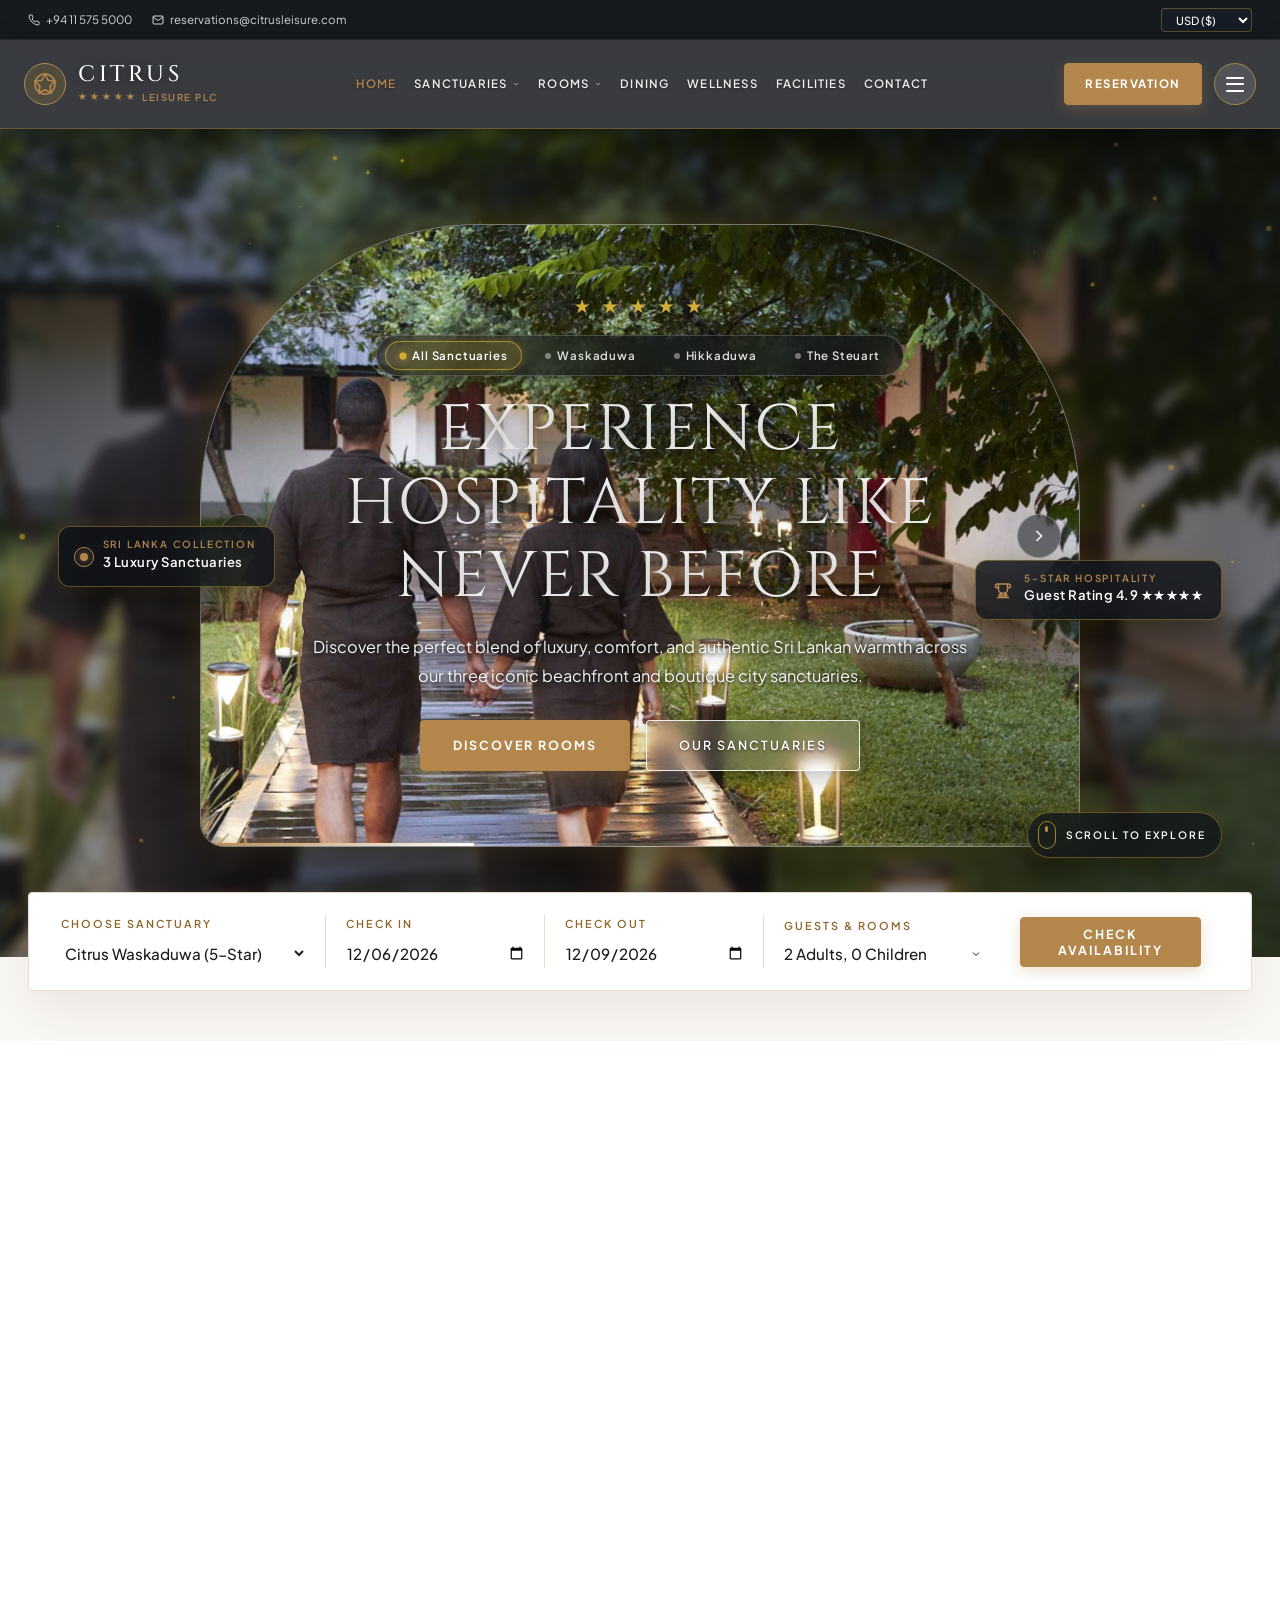
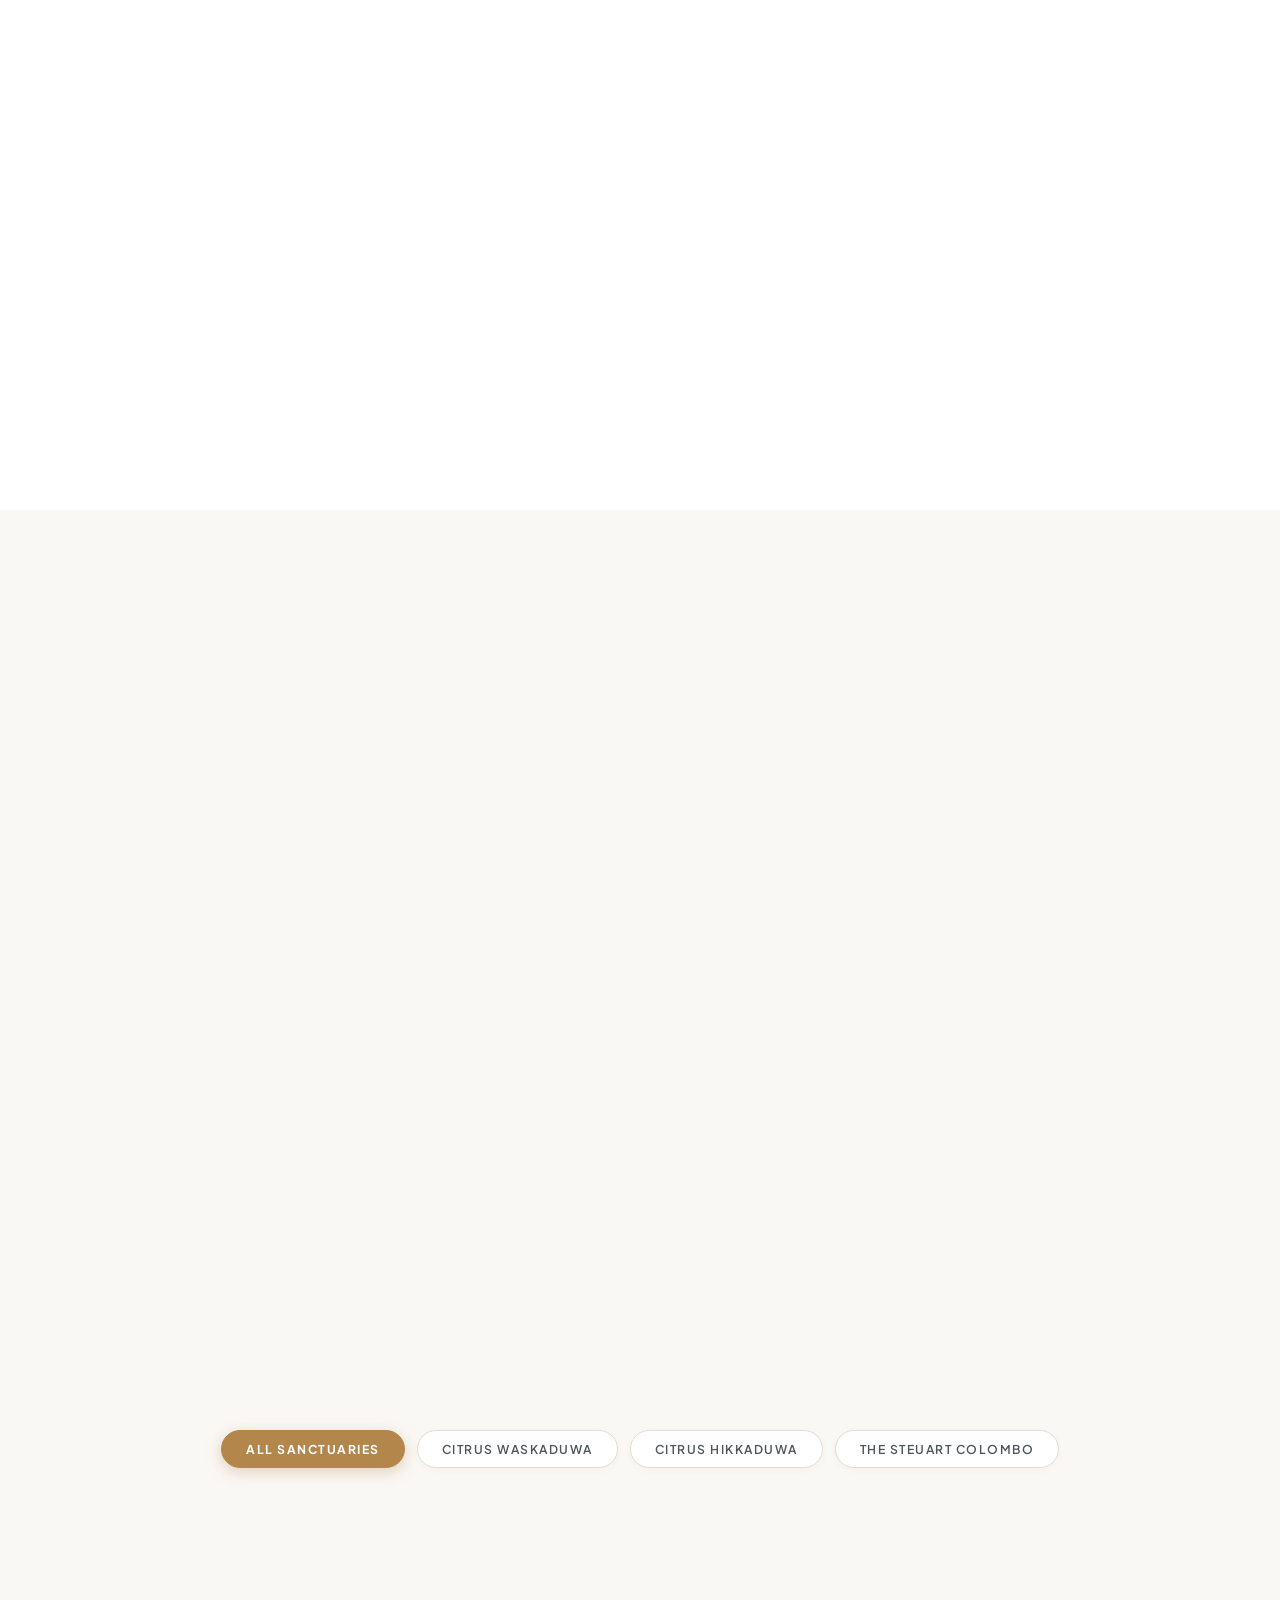
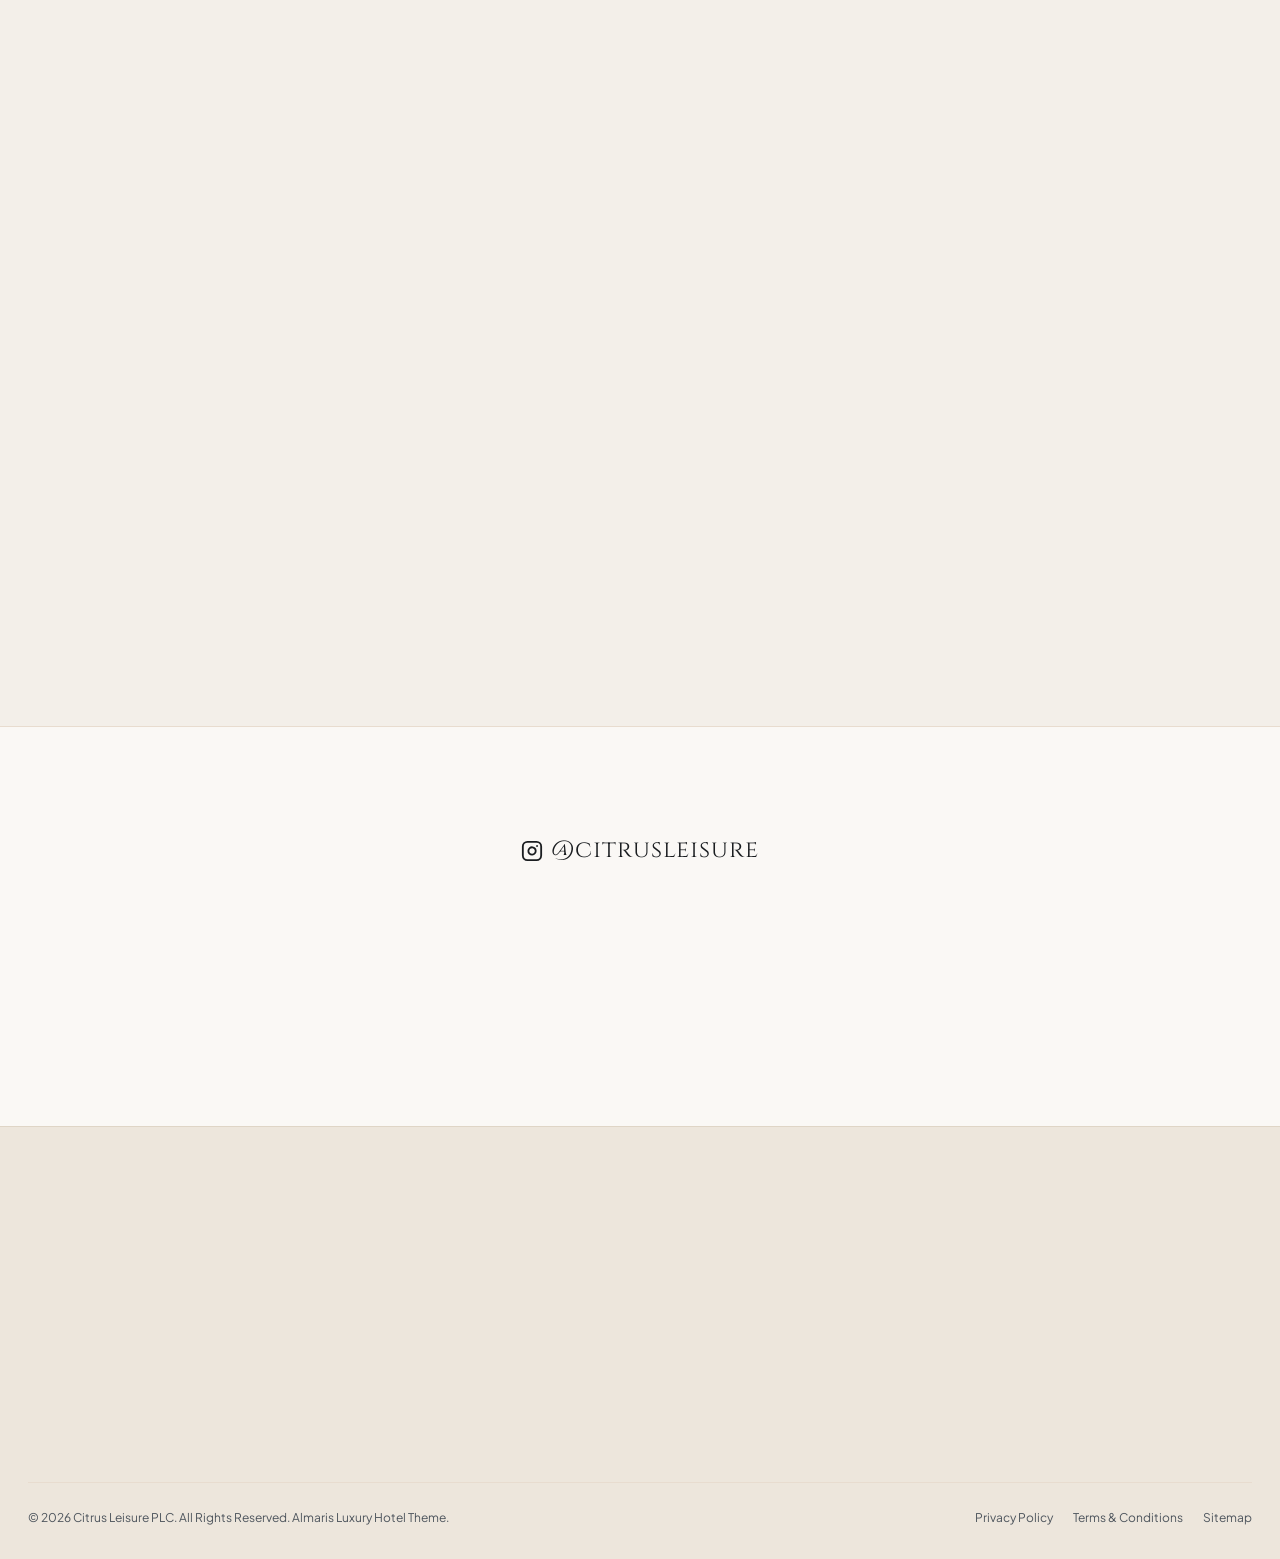
<file: index.html>
<!DOCTYPE html>
<html lang="en">
<head>
  <meta charset="UTF-8" />
  <meta name="viewport" content="width=device-width, initial-scale=1.0" />
  <title>Citrus Leisure PLC — 5-Star Luxury Hotels & Resorts Sri Lanka</title>
  <meta name="description" content="Experience hospitality like never before with Citrus Leisure. 5-star luxury resorts in Waskaduwa, Hikkaduwa, and The Steuart Colombo." />

  <!-- Google Fonts: Cinzel, Playfair Display, Plus Jakarta Sans, Cormorant Garamond -->
  <link rel="preconnect" href="https://fonts.googleapis.com" />
  <link rel="preconnect" href="https://fonts.gstatic.com" crossorigin />
  <link href="https://fonts.googleapis.com/css2?family=Cinzel:wght@400;500;600;700&family=Cormorant+Garamond:ital,wght@0,300;0,400;0,600;1,400&family=Playfair+Display:ital,wght@0,400;0,600;1,400&family=Plus+Jakarta+Sans:wght@300;400;500;600;700&display=swap" rel="stylesheet" />

  <!-- Almaris Theme Stylesheet -->
  <link rel="stylesheet" href="css/style.css" />
</head>
<body>

  <!-- ==========================================================================
       TOP BAR
       ========================================================================== -->
  <div class="almaris-topbar">
    <div class="container topbar-flex">
      <div class="topbar-contacts">
        <a href="tel:+94115755000" class="topbar-contact-item">
          <svg width="12" height="12" viewBox="0 0 24 24" fill="none" stroke="currentColor" stroke-width="2"><path d="M22 16.92v3a2 2 0 0 1-2.18 2 19.79 19.79 0 0 1-8.63-3.07 19.5 19.5 0 0 1-6-6 19.79 19.79 0 0 1-3.07-8.67A2 2 0 0 1 4.11 2h3a2 2 0 0 1 2 1.72 12.84 12.84 0 0 0 .7 2.81 2 2 0 0 1-.45 2.11L8.09 9.91a16 16 0 0 0 6 6l1.27-1.27a2 2 0 0 1 2.11-.45 12.84 12.84 0 0 0 2.81.7A2 2 0 0 1 22 16.92z"></path></svg>
          <span>+94 11 575 5000</span>
        </a>
        <a href="mailto:reservations@citrusleisure.com" class="topbar-contact-item">
          <svg width="12" height="12" viewBox="0 0 24 24" fill="none" stroke="currentColor" stroke-width="2"><path d="M4 4h16c1.1 0 2 .9 2 2v12c0 1.1-.9 2-2 2H4c-1.1 0-2-.9-2-2V6c0-1.1.9-2 2-2z"></path><polyline points="22,6 12,13 2,6"></polyline></svg>
          <span>reservations@citrusleisure.com</span>
        </a>
      </div>

      <div class="topbar-right">
        <div class="currency-select-box">
          <label for="currencySelector" style="display:none;">Currency</label>
          <select id="currencySelector" aria-label="Currency Selector">
            <option value="USD">USD ($)</option>
            <option value="LKR">LKR (Rs)</option>
            <option value="GBP">GBP (£)</option>
            <option value="EUR">EUR (€)</option>
            <option value="AUD">AUD (A$)</option>
          </select>
        </div>
      </div>
    </div>
  </div>

  <!-- ==========================================================================
       MAIN ALMARIS NAVBAR
       ========================================================================== -->
  <header class="almaris-header" id="almarisHeader">
    <div class="container">
      <nav class="almaris-nav">
        <!-- Logo with 5 Stars -->
        <a href="index.html" class="almaris-brand">
          <div class="brand-emblem-icon">
            <svg width="24" height="24" viewBox="0 0 24 24" fill="none" stroke="currentColor" stroke-width="1.6">
              <circle cx="12" cy="12" r="10"></circle>
              <polygon points="12 2 15.09 8.26 22 9.27 17 14.14 18.18 21.02 12 17.77 5.82 21.02 7 14.14 2 9.27 8.91 8.26 12 2"></polygon>
            </svg>
          </div>
          <div class="brand-naming">
            <span class="brand-main-name">CITRUS</span>
            <div class="brand-star-row">
              <span class="star">★</span><span class="star">★</span><span class="star">★</span><span class="star">★</span><span class="star">★</span>
              <span class="sub">LEISURE PLC</span>
            </div>
          </div>
        </a>

        <!-- Desktop Menu Links -->
        <ul class="almaris-menu">
          <li class="menu-item active">
            <a href="index.html" class="menu-link">Home</a>
          </li>

          <!-- Sanctuaries Dropdown -->
          <li class="menu-item">
            <a href="sanctuaries.html" class="menu-link">
              Sanctuaries
              <svg class="arrow" viewBox="0 0 24 24" fill="none" stroke="currentColor" stroke-width="2.5"><polyline points="6 9 12 15 18 9"></polyline></svg>
            </a>
            <div class="almaris-dropdown">
              <a href="sanctuaries.html#waskaduwa" class="dropdown-entry">
                <span class="dropdown-entry-title">Citrus Waskaduwa</span>
                <span class="dropdown-entry-desc">5-Star Oceanfront Resort (Kalutara)</span>
              </a>
              <a href="sanctuaries.html#hikkaduwa" class="dropdown-entry">
                <span class="dropdown-entry-title">Citrus Hikkaduwa</span>
                <span class="dropdown-entry-desc">Vibrant Coral & Surf Retreat</span>
              </a>
              <a href="sanctuaries.html#steuart" class="dropdown-entry">
                <span class="dropdown-entry-title">The Steuart by Citrus</span>
                <span class="dropdown-entry-desc">1835 Scottish Heritage Hotel (Colombo)</span>
              </a>
            </div>
          </li>

          <!-- Rooms Dropdown -->
          <li class="menu-item">
            <a href="rooms.html" class="menu-link">
              Rooms
              <svg class="arrow" viewBox="0 0 24 24" fill="none" stroke="currentColor" stroke-width="2.5"><polyline points="6 9 12 15 18 9"></polyline></svg>
            </a>
            <div class="almaris-dropdown">
              <a href="rooms.html" class="dropdown-entry">
                <span class="dropdown-entry-title">Presidential Ocean Suites</span>
                <span class="dropdown-entry-desc">Citrus Waskaduwa</span>
              </a>
              <a href="rooms.html" class="dropdown-entry">
                <span class="dropdown-entry-title">Deluxe Sunset Beach Rooms</span>
                <span class="dropdown-entry-desc">Citrus Hikkaduwa</span>
              </a>
              <a href="rooms.html" class="dropdown-entry">
                <span class="dropdown-entry-title">Edinburgh Scottish Chambers</span>
                <span class="dropdown-entry-desc">The Steuart Colombo</span>
              </a>
            </div>
          </li>

          <li class="menu-item">
            <a href="dining.html" class="menu-link">Dining</a>
          </li>

          <li class="menu-item">
            <a href="wellness.html" class="menu-link">Wellness</a>
          </li>

          <li class="menu-item">
            <a href="#facilities" class="menu-link">Facilities</a>
          </li>

          <li class="menu-item">
            <a href="contact.html" class="menu-link">Contact</a>
          </li>
        </ul>

        <!-- Right Action Buttons -->
        <div class="nav-right-actions">
          <a href="#bookingBar" class="btn-almaris btn-almaris-gold">
            <span>Reservation</span>
          </a>

          <!-- Luxury Sidebar Toggle (Opens Left Mandala Drawer) -->
          <button class="sidebar-toggle-btn" id="sidebarOpenBtn" aria-label="Open Luxury Menu">
            <span></span>
            <span></span>
            <span></span>
          </button>
        </div>
      </nav>
    </div>
  </header>

  <!-- ==========================================================================
       ALMARIS SIGNATURE LEFT LUXURY SIDEBAR DRAWER (SCREENSHOT 5)
       ========================================================================== -->
  <div class="almaris-sidebar-overlay" id="sidebarOverlay"></div>
  <aside class="almaris-sidebar-drawer" id="sidebarDrawer">
    <div class="sidebar-drawer-header">
      <div class="sidebar-close-icon" id="sidebarCloseBtn">&times;</div>

      <!-- Circular Gold Mandala Filigree Emblem (Screenshot 5) -->
      <svg class="mandala-crest" viewBox="0 0 100 100" fill="none" stroke="currentColor" stroke-width="1.8">
        <circle cx="50" cy="50" r="46" stroke-dasharray="2 2" />
        <circle cx="50" cy="50" r="38" />
        <circle cx="50" cy="50" r="26" />
        <path d="M50 14 C44 26 56 26 50 38 C44 26 56 26 50 14 Z" fill="currentColor" fill-opacity="0.1" />
        <path d="M50 86 C44 74 56 74 50 62 C44 74 56 74 50 86 Z" fill="currentColor" fill-opacity="0.1" />
        <path d="M14 50 C26 44 26 56 38 50 C26 44 26 56 14 50 Z" fill="currentColor" fill-opacity="0.1" />
        <path d="M86 50 C74 44 74 56 62 50 C74 44 74 56 86 50 Z" fill="currentColor" fill-opacity="0.1" />
        <circle cx="50" cy="50" r="8" fill="currentColor" />
      </svg>

      <span class="sidebar-brand-name">CITRUS</span>
      <div class="sidebar-stars">★ ★ ★ ★ ★</div>
    </div>

    <div class="sidebar-nav-stack">
      <a href="index.html" class="sidebar-nav-item">Home</a>
      <a href="sanctuaries.html" class="sidebar-nav-item">Our Sanctuaries</a>
      <a href="rooms.html" class="sidebar-nav-item">Rooms & Suites</a>
      <a href="#bookingBar" class="sidebar-nav-item">Reservation</a>
      <a href="#facilities" class="sidebar-nav-item">Hotel Facilities</a>
      <a href="dining.html" class="sidebar-nav-item">Dining & Lounges</a>
      <a href="wellness.html" class="sidebar-nav-item">Citron Senses Spa</a>
      <a href="contact.html" class="sidebar-nav-item">Contact Us</a>
    </div>

    <div style="text-align: center;">
      <a href="tel:+94115755000" class="sidebar-phone-pill">
        <svg width="14" height="14" viewBox="0 0 24 24" fill="none" stroke="currentColor" stroke-width="2"><path d="M22 16.92v3a2 2 0 0 1-2.18 2 19.79 19.79 0 0 1-8.63-3.07 19.5 19.5 0 0 1-6-6 19.79 19.79 0 0 1-3.07-8.67A2 2 0 0 1 4.11 2h3a2 2 0 0 1 2 1.72 12.84 12.84 0 0 0 .7 2.81 2 2 0 0 1-.45 2.11L8.09 9.91a16 16 0 0 0 6 6l1.27-1.27a2 2 0 0 1 2.11-.45 12.84 12.84 0 0 0 2.81.7A2 2 0 0 1 22 16.92z"></path></svg>
        <span>+94 11 575 5000</span>
      </a>
      <p style="font-size: 0.72rem; color: var(--almaris-text-muted); margin-top: 10px;">Sri Lanka's Premier Luxury Collection</p>
    </div>
  </aside>

  <!-- ==========================================================================
       ALMARIS HERO SECTION — LUXURY ARCHITECTURAL CAPSULE PORTAL
       ========================================================================== -->
  <section class="almaris-hero-section" id="hero">
    <!-- Real extracted photos from Citrus live websites (Bokeh Blurred Background) -->
    <div class="hero-slider-stage hero-bg-blur-stage">
      <div class="hero-slide-item active" data-slide="all" style="background-image: url('assets/images/waskaduwa/MG_2499_1920x1080.jpg');"></div>
      <div class="hero-slide-item" data-slide="waskaduwa" style="background-image: url('assets/images/waskaduwa/MG_2240-1_1920x1280.jpg');"></div>
      <div class="hero-slide-item" data-slide="hikkaduwa" style="background-image: url('assets/images/hikkaduwa/1.jpg');"></div>
      <div class="hero-slide-item" data-slide="steuart" style="background-image: url('assets/images/steuart/The-Steuart-slider-image3.jpg');"></div>
    </div>

    <!-- Soft Ambient Warmth Vignette over background -->
    <div class="hero-dark-vignette"></div>

    <!-- Ambient Golden Dust Luminous Particle Canvas -->
    <canvas id="heroDustCanvas" class="hero-dust-canvas"></canvas>

    <!-- Floating 3D Micro-Badges with Stereoscopic Parallax -->
    <div class="hero-floating-badge hero-badge-left">
      <div class="badge-radar">
        <span class="radar-ripple"></span>
        <span class="radar-core"></span>
      </div>
      <div class="badge-content">
        <span class="badge-eyebrow">Sri Lanka Collection</span>
        <span class="badge-heading">3 Luxury Sanctuaries</span>
      </div>
    </div>

    <div class="hero-floating-badge hero-badge-right">
      <div class="badge-trophy-icon">
        <svg width="18" height="18" viewBox="0 0 24 24" fill="none" stroke="currentColor" stroke-width="2"><path d="M6 9H4.5a2.5 2.5 0 0 1 0-5H6"></path><path d="M18 9h1.5a2.5 2.5 0 0 0 0-5H18"></path><path d="M4 22h16"></path><path d="M10 14.66V17c0 .55-.45 1-1 1H7v2h10v-2h-2c-.55 0-1-.45-1-1v-2.34"></path><path d="M6 4h12v7a6 6 0 0 1-12 0V4z"></path></svg>
      </div>
      <div class="badge-content">
        <span class="badge-eyebrow">5-Star Hospitality</span>
        <span class="badge-heading">Guest Rating 4.9 ★★★★★</span>
      </div>
    </div>

    <!-- The Architectural Capsule Portal (Crystal Clear / Sharp Focus Window) -->
    <div class="almaris-arch-stage" id="archStage">
      <!-- Arrow Controls -->
      <button class="hero-arrow hero-arrow-prev" id="heroPrevBtn" aria-label="Previous Slide">
        <svg width="20" height="20" viewBox="0 0 24 24" fill="none" stroke="currentColor" stroke-width="2"><polyline points="15 18 9 12 15 6"></polyline></svg>
      </button>
      <button class="hero-arrow hero-arrow-next" id="heroNextBtn" aria-label="Next Slide">
        <svg width="20" height="20" viewBox="0 0 24 24" fill="none" stroke="currentColor" stroke-width="2"><polyline points="9 18 15 12 9 6"></polyline></svg>
      </button>

      <!-- Crystal Clear / Sharp Inner Slide Mirror (0% Blur) -->
      <div class="arch-capsule-media">
        <div class="hero-slide-item active" data-slide="all" style="background-image: url('assets/images/waskaduwa/MG_2499_1920x1080.jpg');"></div>
        <div class="hero-slide-item" data-slide="waskaduwa" style="background-image: url('assets/images/waskaduwa/MG_2240-1_1920x1280.jpg');"></div>
        <div class="hero-slide-item" data-slide="hikkaduwa" style="background-image: url('assets/images/hikkaduwa/1.jpg');"></div>
        <div class="hero-slide-item" data-slide="steuart" style="background-image: url('assets/images/steuart/The-Steuart-slider-image3.jpg');"></div>
        <!-- Inner protective gradient for text contrast -->
        <div class="arch-capsule-overlay"></div>
      </div>

      <!-- Foreground Content inside the Portal -->
      <div class="arch-capsule-content">
        <div class="arch-stars-row">
          <span class="star-sparkle">★</span><span class="star-sparkle">★</span><span class="star-sparkle">★</span><span class="star-sparkle">★</span><span class="star-sparkle">★</span>
        </div>

        <!-- Interactive Property Selector Pills inside the Arch -->
        <div class="hero-prop-selector" id="heroPropSelector">
          <button class="hero-prop-pill active" data-slide="all" onclick="switchHeroSlide('all')">
            <span class="prop-dot"></span>
            <span class="prop-label">All Sanctuaries</span>
          </button>
          <button class="hero-prop-pill" data-slide="waskaduwa" onclick="switchHeroSlide('waskaduwa')">
            <span class="prop-dot"></span>
            <span class="prop-label">Waskaduwa</span>
          </button>
          <button class="hero-prop-pill" data-slide="hikkaduwa" onclick="switchHeroSlide('hikkaduwa')">
            <span class="prop-dot"></span>
            <span class="prop-label">Hikkaduwa</span>
          </button>
          <button class="hero-prop-pill" data-slide="steuart" onclick="switchHeroSlide('steuart')">
            <span class="prop-dot"></span>
            <span class="prop-label">The Steuart</span>
          </button>
        </div>

        <h1 class="hero-arch-title" id="archTitle">
          Experience Hospitality Like Never Before
        </h1>

        <p class="hero-arch-desc" id="archDesc">
          Discover the perfect blend of luxury, comfort, and authentic Sri Lankan warmth across our three iconic beachfront and boutique city sanctuaries.
        </p>

        <div style="display: flex; justify-content: center; gap: 16px; flex-wrap: wrap;">
          <a href="#rooms" class="btn-almaris btn-almaris-gold">Discover Rooms</a>
          <a href="#welcome" class="btn-almaris btn-almaris-outline">Our Sanctuaries</a>
        </div>
      </div>

      <!-- Auto-Cycle Timeline Progress Bar -->
      <div class="hero-timeline-track">
        <div class="hero-timeline-progress" id="heroTimelineProgress"></div>
      </div>
    </div>

    <!-- Scroll Down Explore Prompt -->
    <a href="#bookingBar" class="hero-scroll-invite" aria-label="Scroll to booking bar">
      <div class="scroll-mouse-capsule">
        <div class="scroll-mouse-wheel"></div>
      </div>
      <span class="scroll-invite-text">Scroll to Explore</span>
    </a>
  </section>

  <!-- ==========================================================================
       ALMARIS FLOATING GLASS BOOKING BAR (SCREENSHOT 1 & 4)
       ========================================================================== -->
  <section class="almaris-booking-bar-wrapper" id="bookingBar">
    <div class="container">
      <div class="almaris-booking-card">
        <form class="almaris-booking-form" id="almarisBookingForm">
          <!-- 1. Sanctuary -->
          <div class="booking-box">
            <span class="booking-box-label">Choose Sanctuary</span>
            <select class="booking-box-select" id="almarisSanctuarySelect" required>
              <option value="waskaduwa" selected>Citrus Waskaduwa (5-Star)</option>
              <option value="hikkaduwa">Citrus Hikkaduwa (Beach & Surf)</option>
              <option value="steuart">The Steuart Colombo (Colonial 1835)</option>
            </select>
          </div>

          <!-- 2. Check-In -->
          <div class="booking-box">
            <span class="booking-box-label">Check In</span>
            <input type="date" class="booking-box-input" id="almarisCheckIn" required />
          </div>

          <!-- 3. Check-Out -->
          <div class="booking-box">
            <span class="booking-box-label">Check Out</span>
            <input type="date" class="booking-box-input" id="almarisCheckOut" required />
          </div>

          <!-- 4. Guests -->
          <div class="booking-box" style="position: relative;">
            <span class="booking-box-label">Guests & Rooms</span>
            <div class="booking-guest-trigger" id="guestTriggerBtn">
              <span id="guestDisplay">2 Adults, 0 Children</span>
              <svg width="12" height="12" viewBox="0 0 24 24" fill="none" stroke="currentColor" stroke-width="2"><polyline points="6 9 12 15 18 9"></polyline></svg>
            </div>

            <!-- Stepper Popover -->
            <div class="booking-guest-popover" id="guestPopover">
              <div class="popover-row">
                <span style="font-size: 0.85rem; color: var(--almaris-text-dark);">Adults (12+)</span>
                <div class="stepper-ctrls">
                  <button type="button" class="step-circ" id="adultDec">-</button>
                  <span id="adultVal" style="font-weight: 600;">2</span>
                  <button type="button" class="step-circ" id="adultInc">+</button>
                </div>
              </div>
              <div class="popover-row">
                <span style="font-size: 0.85rem; color: var(--almaris-text-dark);">Children (0-11)</span>
                <div class="stepper-ctrls">
                  <button type="button" class="step-circ" id="childDec">-</button>
                  <span id="childVal" style="font-weight: 600;">0</span>
                  <button type="button" class="step-circ" id="childInc">+</button>
                </div>
              </div>
            </div>
          </div>

          <!-- 5. Search Action -->
          <div class="booking-box" style="border: none;">
            <button type="submit" class="btn-almaris btn-almaris-gold" style="width: 100%; height: 50px;">
              <span>Check Availability</span>
            </button>
          </div>
        </form>
      </div>
    </div>
  </section>

  <!-- ==========================================================================
       ALMARIS WELCOME SECTION WITH THE DUAL ARCHES (SCREENSHOT 1)
       ========================================================================== -->
  <section class="almaris-welcome-section section-padding" id="welcome">
    <div class="container">
      <div class="almaris-dual-arch-grid">
        <!-- Left Arch Image Frame: Waskaduwa Resort -->
        <div class="arch-frame-photo">
          <img src="assets/images/waskaduwa/MG_2162-1_1920x1280.jpg" alt="Citrus Waskaduwa Grounds" />
        </div>

        <!-- Center Editorial Content -->
        <div class="welcome-center-content">
          <span class="almaris-sub-badge">WELCOME TO CITRUS LEISURE</span>
          <h2 class="almaris-heading light-theme">
            Exceptional Hospitality and Unmatched Relaxation across Sri Lanka
          </h2>

          <p class="almaris-desc light-theme mx-auto">
            Citrus Leisure PLC brings you the pinnacle of Sri Lankan warmth across three iconic locations. From the tranquil five-star oceanfront of Waskaduwa and the golden surf beaches of Hikkaduwa, to the storied 1835 Scottish heritage of Colombo Fort.
          </p>

          <!-- 4.9 Review Badge (Screenshot 1) -->
          <div class="review-score-badge">
            <span class="score-num">4.9 out of 5</span>
            <div class="five-stars" style="margin: 4px 0;">★ ★ ★ ★ ★</div>
            <span class="score-sub">Based on 3,000+ Verified Guest Reviews</span>
          </div>

          <div>
            <a href="#rooms" class="btn-almaris btn-almaris-gold">About Citrus</a>
          </div>
        </div>

        <!-- Right Arch Image Frame: The Steuart Colonial Fine Dining -->
        <div class="arch-frame-photo">
          <img src="assets/images/steuart/Dinning-steuart.jpg" alt="&Co Pub and Kitchen Dining" />
        </div>
      </div>
    </div>
  </section>

  <!-- ==========================================================================
       ALMARIS OCEAN DREAMS / COASTAL COLOR BLOCK SECTION (SCREENSHOT 4)
       ========================================================================== -->
  <section class="ocean-dreams-section">
    <div class="ocean-dreams-grid">
      <!-- Left Teal Pane -->
      <div class="ocean-teal-pane">
        <!-- Decorative Squiggly Flourish -->
        <svg class="squiggly-decor" viewBox="0 0 100 60" fill="none" stroke="#ffffff" stroke-width="2">
          <path d="M5,30 Q25,5 45,30 T85,30 Q95,45 80,55 T55,40" />
        </svg>

        <span style="font-size: 0.72rem; letter-spacing: 3px; text-transform: uppercase; color: #a5f3fc; font-weight: 700; margin-bottom: 12px;">WEST & SOUTH COAST EXPEDITIONS</span>
        <h2>Explore Hidden Beaches, Embrace Island Life</h2>
        <p>
          Welcome to your island sanctuary where luxury meets nature. Dive among protected coral reefs with green sea turtles in Hikkaduwa or unwind along Waskaduwa’s untouched golden sands.
        </p>
        <div>
          <a href="#rooms" class="btn-almaris btn-almaris-teal">Explore Beaches</a>
        </div>
      </div>

      <!-- Right Sand Warm Pane -->
      <div class="ocean-sand-pane">
        <span style="font-size: 0.72rem; letter-spacing: 3px; text-transform: uppercase; color: #b45309; font-weight: 700; margin-bottom: 12px;">CEYLON INDULGENCE</span>
        <h3 style="font-family: var(--font-heading); font-size: 2.2rem; color: #1f2937; margin-bottom: 16px;">Comfort in Paradise</h3>
        <p style="font-size: 0.95rem; color: #4b5563; line-height: 1.7;">
          Every room and suite is meticulously designed with ocean-facing balconies, luxury soaking tubs, and Balinese spa therapies to ensure complete tranquility.
        </p>

        <!-- Stats Counter (Screenshot 4) -->
        <div class="ocean-stats-strip">
          <div class="stat-item-box">
            <h4>15,000+</h4>
            <span>Happy Guests</span>
          </div>
          <div class="stat-item-box">
            <h4>290+</h4>
            <span>Luxury Rooms</span>
          </div>
          <div class="stat-item-box">
            <h4>1835</h4>
            <span>Heritage Year</span>
          </div>
        </div>
      </div>
    </div>
  </section>

  <!-- ==========================================================================
       ALMARIS ROOMS & SUITES SECTION WITH FILTER TABS (SCREENSHOTS 2, 3, 5)
       ========================================================================== -->
  <section class="almaris-rooms-section section-padding" id="rooms">
    <div class="container">
      <div class="text-center" style="margin-bottom: 40px;">
        <span class="almaris-sub-badge">ACCOMMODATIONS</span>
        <h2 class="almaris-heading">Luxury Rooms & <span class="gold-text">Suites</span></h2>
        <p class="almaris-desc mx-auto">
          Thoughtfully appointed accommodations offering breathtaking ocean views, private teak balconies, and Scottish mercantile heritage.
        </p>
      </div>

      <!-- Almaris Filter Tabs (Screenshot 5) -->
      <div class="almaris-filter-tabs">
        <button class="filter-tab-btn active" data-filter="all">All Sanctuaries</button>
        <button class="filter-tab-btn" data-filter="waskaduwa">Citrus Waskaduwa</button>
        <button class="filter-tab-btn" data-filter="hikkaduwa">Citrus Hikkaduwa</button>
        <button class="filter-tab-btn" data-filter="steuart">The Steuart Colombo</button>
      </div>

      <!-- Triple Arched Room Showcase Grid (Screenshot 3 & 5) -->
      <div class="almaris-triple-arch-grid" id="almarisRoomsContainer">
        <!-- Room 1: Waskaduwa Presidential Suite -->
        <div class="arch-room-card" data-sanctuary="waskaduwa">
          <div class="arch-room-media">
            <img src="assets/images/waskaduwa/Presidential-Suite-post.jpg" alt="Presidential Ocean Suite" />
            <span class="arch-property-pill">Citrus Waskaduwa</span>
            <div class="arch-price-badge" data-usd="240">$240 <span>/ night</span></div>
          </div>
          <div class="arch-room-body">
            <div class="arch-room-specs">
              <span>2 Guests</span><span class="dot">•</span><span>King Bed</span><span class="dot">•</span><span>95 m²</span>
            </div>
            <h3 class="arch-room-title">Presidential Ocean Suite</h3>
            <p class="arch-room-desc">
              Panoramic Indian Ocean views, private expansive terrace salon, deep marble soaking tub, and dedicated butler service.
            </p>
            <div>
              <button class="btn-almaris btn-almaris-gold" style="width: 100%;" onclick="quickBook('Presidential Ocean Suite', 'Citrus Waskaduwa')">Reserve Suite</button>
            </div>
          </div>
        </div>

        <!-- Room 2: Hikkaduwa Deluxe Beach Room -->
        <div class="arch-room-card" data-sanctuary="hikkaduwa">
          <div class="arch-room-media">
            <img src="assets/images/hikkaduwa/Deluxe-Rooms-1.jpg" alt="Deluxe Sunset Beach Room" />
            <span class="arch-property-pill">Citrus Hikkaduwa</span>
            <div class="arch-price-badge" data-usd="140">$140 <span>/ night</span></div>
          </div>
          <div class="arch-room-body">
            <div class="arch-room-specs">
              <span>2 Guests</span><span class="dot">•</span><span>King / Twin</span><span class="dot">•</span><span>42 m²</span>
            </div>
            <h3 class="arch-room-title">Deluxe Sunset Beach Room</h3>
            <p class="arch-room-desc">
              Direct access to Hikkaduwa's golden surf beach, private sunset veranda, handcrafted rattan furnishing, and sea breezes.
            </p>
            <div>
              <button class="btn-almaris btn-almaris-gold" style="width: 100%;" onclick="quickBook('Deluxe Sunset Beach Room', 'Citrus Hikkaduwa')">Reserve Room</button>
            </div>
          </div>
        </div>

        <!-- Room 3: The Steuart Edinburgh Suite -->
        <div class="arch-room-card" data-sanctuary="steuart">
          <div class="arch-room-media">
            <img src="assets/images/steuart/Suite-room.jpg" alt="Edinburgh Scottish Suite" />
            <span class="arch-property-pill">The Steuart Colombo</span>
            <div class="arch-price-badge" data-usd="155">$155 <span>/ night</span></div>
          </div>
          <div class="arch-room-body">
            <div class="arch-room-specs">
              <span>2 Guests</span><span class="dot">•</span><span>Super King</span><span class="dot">•</span><span>52 m²</span>
            </div>
            <h3 class="arch-room-title">Edinburgh Scottish Suite</h3>
            <p class="arch-room-desc">
              Rich 1835 Scottish mahogany accents, executive workspace, luxury rain shower, and Fort heritage district panoramas.
            </p>
            <div>
              <button class="btn-almaris btn-almaris-gold" style="width: 100%;" onclick="quickBook('Edinburgh Scottish Suite', 'The Steuart Colombo')">Reserve Suite</button>
            </div>
          </div>
        </div>

        <!-- Room 4: Waskaduwa Executive Suite -->
        <div class="arch-room-card" data-sanctuary="waskaduwa">
          <div class="arch-room-media">
            <img src="assets/images/waskaduwa/Executive-room.jpg" alt="Executive Ocean View Room" />
            <span class="arch-property-pill">Citrus Waskaduwa</span>
            <div class="arch-price-badge" data-usd="175">$175 <span>/ night</span></div>
          </div>
          <div class="arch-room-body">
            <div class="arch-room-specs">
              <span>2 Guests</span><span class="dot">•</span><span>King Bed</span><span class="dot">•</span><span>58 m²</span>
            </div>
            <h3 class="arch-room-title">Executive Ocean View Room</h3>
            <p class="arch-room-desc">
              Floor-to-ceiling glass doors opening directly onto the tranquil azure ocean, luxury espresso bar, and private balcony.
            </p>
            <div>
              <button class="btn-almaris btn-almaris-gold" style="width: 100%;" onclick="quickBook('Executive Ocean View Room', 'Citrus Waskaduwa')">Reserve Room</button>
            </div>
          </div>
        </div>

        <!-- Room 5: Hikkaduwa Superior Coral Room -->
        <div class="arch-room-card" data-sanctuary="hikkaduwa">
          <div class="arch-room-media">
            <img src="assets/images/hikkaduwa/Standerd-Rooms.jpg" alt="Superior Coral View Room" />
            <span class="arch-property-pill">Citrus Hikkaduwa</span>
            <div class="arch-price-badge" data-usd="115">$115 <span>/ night</span></div>
          </div>
          <div class="arch-room-body">
            <div class="arch-room-specs">
              <span>2 Guests</span><span class="dot">•</span><span>Twin Beds</span><span class="dot">•</span><span>38 m²</span>
            </div>
            <h3 class="arch-room-title">Superior Coral View Room</h3>
            <p class="arch-room-desc">
              Vibrant coastal retreat steps from the living coral reefs, customized surf racks, organic Ceylon bath amenities.
            </p>
            <div>
              <button class="btn-almaris btn-almaris-gold" style="width: 100%;" onclick="quickBook('Superior Coral View Room', 'Citrus Hikkaduwa')">Reserve Room</button>
            </div>
          </div>
        </div>

        <!-- Room 6: The Steuart Glasgow Deluxe Room -->
        <div class="arch-room-card" data-sanctuary="steuart">
          <div class="arch-room-media">
            <img src="assets/images/steuart/Deluxe-room.jpg" alt="Glasgow Deluxe Heritage Room" />
            <span class="arch-property-pill">The Steuart Colombo</span>
            <div class="arch-price-badge" data-usd="125">$125 <span>/ night</span></div>
          </div>
          <div class="arch-room-body">
            <div class="arch-room-specs">
              <span>2 Guests</span><span class="dot">•</span><span>Queen Bed</span><span class="dot">•</span><span>36 m²</span>
            </div>
            <h3 class="arch-room-title">Glasgow Deluxe Heritage Room</h3>
            <p class="arch-room-desc">
              Boutique mercantile comfort nestled in Colombo's financial heart with premium acoustics and single-malt minibar.
            </p>
            <div>
              <button class="btn-almaris btn-almaris-gold" style="width: 100%;" onclick="quickBook('Glasgow Deluxe Heritage Room', 'The Steuart Colombo')">Reserve Room</button>
            </div>
          </div>
        </div>
      </div>
    </div>
  </section>

  <!-- ==========================================================================
       ALMARIS DINING & NIGHTLIFE TILES
       ========================================================================== -->
  <section class="almaris-dining-section section-padding" id="dining">
    <div class="container">
      <div class="text-center" style="margin-bottom: 50px;">
        <span class="almaris-sub-badge">GASTRONOMY</span>
        <h2 class="almaris-heading">Signature Dining & <span class="gold-text">Lounges</span></h2>
        <p class="almaris-desc mx-auto">
          Seven award-winning restaurants and lounges serving fresh Indian Ocean seafood, Ceylon spices, and Scottish pub favorites.
        </p>
      </div>

      <div class="dining-tiles-grid">
        <!-- Dining 1 -->
        <div class="dining-tile-card">
          <div class="dining-tile-media">
            <img src="assets/images/steuart/Dinning-steuart.jpg" alt="&Co Pub and Kitchen" />
          </div>
          <div class="dining-tile-body">
            <span style="font-size: 0.7rem; color: var(--almaris-gold); letter-spacing: 1px; text-transform: uppercase; font-weight: 600;">The Steuart Colombo</span>
            <h4 class="dining-tile-title">&Co Pub and Kitchen</h4>
            <p style="font-size: 0.85rem; color: var(--almaris-text-muted); line-height: 1.6; margin-bottom: 16px; flex-grow: 1;">
              Authentic Scottish pub fare, signature steaks, craft beers, and weekend live entertainment in Colombo Fort.
            </p>
            <button class="btn-almaris btn-almaris-outline" style="padding: 6px 14px; font-size: 0.72rem;" onclick="openDiningModal('&Co Pub and Kitchen', 'The Steuart Colombo')">Reserve Table</button>
          </div>
        </div>

        <!-- Dining 2 -->
        <div class="dining-tile-card">
          <div class="dining-tile-media">
            <img src="assets/images/waskaduwa/WebImageB_2000x100px-1.jpg" alt="Lemon Sun Restaurant" />
          </div>
          <div class="dining-tile-body">
            <span style="font-size: 0.7rem; color: var(--almaris-gold); letter-spacing: 1px; text-transform: uppercase; font-weight: 600;">Citrus Waskaduwa</span>
            <h4 class="dining-tile-title">Lemon Sun All-Day Dining</h4>
            <p style="font-size: 0.85rem; color: var(--almaris-text-muted); line-height: 1.6; margin-bottom: 16px; flex-grow: 1;">
              International live buffets, fresh ocean breeze dining, and traditional Sri Lankan clay pot delicacies.
            </p>
            <button class="btn-almaris btn-almaris-outline" style="padding: 6px 14px; font-size: 0.72rem;" onclick="openDiningModal('Lemon Sun', 'Citrus Waskaduwa')">Reserve Table</button>
          </div>
        </div>

        <!-- Dining 3 -->
        <div class="dining-tile-card">
          <div class="dining-tile-media">
            <img src="assets/images/hikkaduwa/4.jpg" alt="Lemon Fish Restaurant" />
          </div>
          <div class="dining-tile-body">
            <span style="font-size: 0.7rem; color: var(--almaris-gold); letter-spacing: 1px; text-transform: uppercase; font-weight: 600;">Citrus Hikkaduwa</span>
            <h4 class="dining-tile-title">Lemon Fish & Summer Salt</h4>
            <p style="font-size: 0.85rem; color: var(--almaris-text-muted); line-height: 1.6; margin-bottom: 16px; flex-grow: 1;">
              Fresh catch from local fishermen paired with Summer Salt’s beachfront sunset coconut mixology.
            </p>
            <button class="btn-almaris btn-almaris-outline" style="padding: 6px 14px; font-size: 0.72rem;" onclick="openDiningModal('Lemon Fish', 'Citrus Hikkaduwa')">Reserve Table</button>
          </div>
        </div>
      </div>
    </div>
  </section>

  <!-- ==========================================================================
       HOTEL FACILITIES 6-BOX GRID (SCREENSHOT 2)
       ========================================================================== -->
  <section class="almaris-facilities-section section-padding" id="facilities">
    <div class="container">
      <div class="text-center" style="margin-bottom: 50px;">
        <span class="almaris-sub-badge">HOTEL FACILITIES</span>
        <h2 class="almaris-heading">Thoughtful Amenities for an <span class="gold-text">Unforgettable Stay</span></h2>
        <p class="almaris-desc mx-auto">
          Every stay across Citrus Waskaduwa, Citrus Hikkaduwa, and The Steuart is enriched with premium comforts and bespoke Sri Lankan hospitality.
        </p>
      </div>

      <div class="facilities-grid-6">
        <!-- Facility 1: Cable TV -->
        <div class="facility-box">
          <span class="facility-num">01</span>
          <div class="facility-icon-wrap">
            <svg width="24" height="24" viewBox="0 0 24 24" fill="none" stroke="currentColor" stroke-width="2" stroke-linecap="round" stroke-linejoin="round">
              <rect x="2" y="7" width="20" height="15" rx="2" ry="2"></rect>
              <polyline points="17 2 12 7 7 2"></polyline>
            </svg>
          </div>
          <h3 class="facility-title">Cable TV</h3>
          <p class="facility-desc">
            4K Ultra-HD Smart entertainment with premier international satellite channels, high-definition sports, and streaming capabilities.
          </p>
        </div>

        <!-- Facility 2: Smart Lock -->
        <div class="facility-box">
          <span class="facility-num">02</span>
          <div class="facility-icon-wrap">
            <svg width="24" height="24" viewBox="0 0 24 24" fill="none" stroke="currentColor" stroke-width="2" stroke-linecap="round" stroke-linejoin="round">
              <rect x="3" y="11" width="18" height="11" rx="2" ry="2"></rect>
              <path d="M7 11V7a5 5 0 0 1 10 0v4"></path>
            </svg>
          </div>
          <h3 class="facility-title">Smart Lock</h3>
          <p class="facility-desc">
            Seamless contactless digital room access, smart keycard integration, and whisper-quiet automated dual-zone climate control.
          </p>
        </div>

        <!-- Facility 3: King Bed -->
        <div class="facility-box">
          <span class="facility-num">03</span>
          <div class="facility-icon-wrap">
            <svg width="24" height="24" viewBox="0 0 24 24" fill="none" stroke="currentColor" stroke-width="2" stroke-linecap="round" stroke-linejoin="round">
              <path d="M2 4v16M2 8h18a2 2 0 0 1 2 2v10M2 17h20M6 8v9"></path>
            </svg>
          </div>
          <h3 class="facility-title">King Size Bed</h3>
          <p class="facility-desc">
            Orthopedic pillow-top king mattresses adorned in 400-thread count pure Egyptian cotton linens and a custom pillow selection menu.
          </p>
        </div>

        <!-- Facility 4: Free Wifi -->
        <div class="facility-box">
          <span class="facility-num">04</span>
          <div class="facility-icon-wrap">
            <svg width="24" height="24" viewBox="0 0 24 24" fill="none" stroke="currentColor" stroke-width="2" stroke-linecap="round" stroke-linejoin="round">
              <path d="M5 12.55a11 11 0 0 1 14.08 0M1.42 9a16 16 0 0 1 21.16 0M8.53 16.11a6 6 0 0 1 6.95 0M12 20h.01"></path>
            </svg>
          </div>
          <h3 class="facility-title">Free Fast Wi-Fi</h3>
          <p class="facility-desc">
            Ultra-fast enterprise-grade fiber wireless internet across all guest rooms, beach cabanas, conference suites, and dining salons.
          </p>
        </div>

        <!-- Facility 5: Safety Box -->
        <div class="facility-box">
          <span class="facility-num">05</span>
          <div class="facility-icon-wrap">
            <svg width="24" height="24" viewBox="0 0 24 24" fill="none" stroke="currentColor" stroke-width="2" stroke-linecap="round" stroke-linejoin="round">
              <rect x="3" y="3" width="18" height="18" rx="2"></rect>
              <circle cx="12" cy="12" r="3"></circle>
              <line x1="12" y1="9" x2="12" y2="15"></line>
              <line x1="9" y1="12" x2="15" y2="12"></line>
            </svg>
          </div>
          <h3 class="facility-title">Safety Box</h3>
          <p class="facility-desc">
            Spacious digital electronic safe with illuminated biometric keypad and internal power sockets for laptops and valuables.
          </p>
        </div>

        <!-- Facility 6: Ocean & Spa Access -->
        <div class="facility-box">
          <span class="facility-num">06</span>
          <div class="facility-icon-wrap">
            <svg width="24" height="24" viewBox="0 0 24 24" fill="none" stroke="currentColor" stroke-width="2" stroke-linecap="round" stroke-linejoin="round">
              <circle cx="12" cy="12" r="4"></circle>
              <path d="M12 2v2M12 20v2M4.93 4.93l1.41 1.41M17.66 17.66l1.41 1.41M2 12h2M20 12h2M6.34 17.66l-1.41 1.41M19.07 4.93l-1.41 1.41"></path>
            </svg>
          </div>
          <h3 class="facility-title">Balinese Spa & Sea Views</h3>
          <p class="facility-desc">
            Direct priority access to Citron Senses authentic Balinese wellness therapies, beachfront cabana massages, and panoramic Indian Ocean views.
          </p>
        </div>
      </div>
    </div>
  </section>

  <!-- ==========================================================================
       CITRON SENSES WELLNESS & CELEBRATIONS
       ========================================================================== -->
  <section class="section-padding" id="wellness" style="background: var(--almaris-bg-subtle);">
    <div class="container">
      <div style="display: grid; grid-template-columns: 1fr 1fr; gap: 40px; align-items: center;">
        <div>
          <span class="almaris-sub-badge">WELLNESS & SPA</span>
          <h2 class="almaris-heading">Citron Senses <span class="gold-text">Balinese Spa</span></h2>
          <p class="almaris-desc" style="margin-bottom: 24px;">
            Rebalance mind, body, and spirit with our certified Balinese therapists. Enjoy ocean breeze treatment cabanas, herbal steam inhalation, and sunset yoga on the sand.
          </p>
          <a href="#bookingBar" class="btn-almaris btn-almaris-gold">Book Spa Ritual</a>
        </div>
        <div style="border-radius: var(--radius-sm); overflow: hidden; border: 1px solid var(--almaris-gold-border); box-shadow: var(--shadow-card);">
          <img src="assets/images/hikkaduwa/spa.jpg" alt="Citron Senses Spa" />
        </div>
      </div>
    </div>
  </section>

  <!-- ==========================================================================
       ALMARIS INSTAGRAM PHOTO STRIP (SCREENSHOT 3)
       ========================================================================== -->
  <section class="instagram-section" id="instagram">
    <div class="container">
      <div class="instagram-header">
        <span class="almaris-sub-badge">FOLLOW US ON INSTAGRAM</span>
        <br />
        <a href="https://instagram.com" target="_blank" rel="noopener" class="instagram-handle">
          <svg width="22" height="22" viewBox="0 0 24 24" fill="none" stroke="currentColor" stroke-width="2" stroke-linecap="round" stroke-linejoin="round">
            <rect x="2" y="2" width="20" height="20" rx="5" ry="5"></rect>
            <path d="M16 11.37A4 4 0 1 1 12.63 8 4 4 0 0 1 16 11.37z"></path>
            <line x1="17.5" y1="6.5" x2="17.51" y2="6.5"></line>
          </svg>
          <span>@citrusleisure</span>
        </a>
      </div>
    </div>

    <!-- 6 Real Extracted Photos from Citrus Websites -->
    <div class="instagram-grid-6">
      <!-- 1: Waskaduwa Pool & Ocean -->
      <a href="assets/images/waskaduwa/MG_2499_1920x1080.jpg" class="instagram-tile" target="_blank">
        <img src="assets/images/waskaduwa/MG_2499_1920x1080.jpg" alt="Waskaduwa Ocean Pool" />
        <div class="instagram-hover-overlay">
          <svg width="28" height="28" viewBox="0 0 24 24" fill="none" stroke="currentColor" stroke-width="2"><rect x="2" y="2" width="20" height="20" rx="5" ry="5"></rect><circle cx="12" cy="12" r="4"></circle><line x1="17.5" y1="6.5" x2="17.51" y2="6.5"></line></svg>
          <span>Citrus Waskaduwa</span>
        </div>
      </a>

      <!-- 2: Steuart Scottish Pub -->
      <a href="assets/images/steuart/Dinning-steuart.jpg" class="instagram-tile" target="_blank">
        <img src="assets/images/steuart/Dinning-steuart.jpg" alt="&Co Pub Dining" />
        <div class="instagram-hover-overlay">
          <svg width="28" height="28" viewBox="0 0 24 24" fill="none" stroke="currentColor" stroke-width="2"><rect x="2" y="2" width="20" height="20" rx="5" ry="5"></rect><circle cx="12" cy="12" r="4"></circle><line x1="17.5" y1="6.5" x2="17.51" y2="6.5"></line></svg>
          <span>The Steuart Colombo</span>
        </div>
      </a>

      <!-- 3: Hikkaduwa Beach Sunset -->
      <a href="assets/images/hikkaduwa/1.jpg" class="instagram-tile" target="_blank">
        <img src="assets/images/hikkaduwa/1.jpg" alt="Hikkaduwa Sunset" />
        <div class="instagram-hover-overlay">
          <svg width="28" height="28" viewBox="0 0 24 24" fill="none" stroke="currentColor" stroke-width="2"><rect x="2" y="2" width="20" height="20" rx="5" ry="5"></rect><circle cx="12" cy="12" r="4"></circle><line x1="17.5" y1="6.5" x2="17.51" y2="6.5"></line></svg>
          <span>Citrus Hikkaduwa</span>
        </div>
      </a>

      <!-- 4: Citron Senses Balinese Spa -->
      <a href="assets/images/hikkaduwa/spa.jpg" class="instagram-tile" target="_blank">
        <img src="assets/images/hikkaduwa/spa.jpg" alt="Citron Senses Spa" />
        <div class="instagram-hover-overlay">
          <svg width="28" height="28" viewBox="0 0 24 24" fill="none" stroke="currentColor" stroke-width="2"><rect x="2" y="2" width="20" height="20" rx="5" ry="5"></rect><circle cx="12" cy="12" r="4"></circle><line x1="17.5" y1="6.5" x2="17.51" y2="6.5"></line></svg>
          <span>Citron Senses Spa</span>
        </div>
      </a>

      <!-- 5: Presidential Suite Balcony -->
      <a href="assets/images/waskaduwa/Presidential-Suite-post.jpg" class="instagram-tile" target="_blank">
        <img src="assets/images/waskaduwa/Presidential-Suite-post.jpg" alt="Presidential Balcony View" />
        <div class="instagram-hover-overlay">
          <svg width="28" height="28" viewBox="0 0 24 24" fill="none" stroke="currentColor" stroke-width="2"><rect x="2" y="2" width="20" height="20" rx="5" ry="5"></rect><circle cx="12" cy="12" r="4"></circle><line x1="17.5" y1="6.5" x2="17.51" y2="6.5"></line></svg>
          <span>Presidential Suite</span>
        </div>
      </a>

      <!-- 6: Coastal Dining & Cocktails -->
      <a href="assets/images/hikkaduwa/4.jpg" class="instagram-tile" target="_blank">
        <img src="assets/images/hikkaduwa/4.jpg" alt="Beachfront Dining" />
        <div class="instagram-hover-overlay">
          <svg width="28" height="28" viewBox="0 0 24 24" fill="none" stroke="currentColor" stroke-width="2"><rect x="2" y="2" width="20" height="20" rx="5" ry="5"></rect><circle cx="12" cy="12" r="4"></circle><line x1="17.5" y1="6.5" x2="17.51" y2="6.5"></line></svg>
          <span>Summer Salt Bar</span>
        </div>
      </a>
    </div>
  </section>

  <!-- ==========================================================================
       ALMARIS GRAND FOOTER
       ========================================================================== -->
  <footer class="almaris-footer" id="contact">
    <div class="container">
      <div class="footer-top-row">
        <!-- Col 1 -->
        <div>
          <div style="display: flex; align-items: center; gap: 10px; margin-bottom: 12px;">
            <span style="font-family: var(--font-heading); font-size: 1.5rem; letter-spacing: 4px; color: var(--almaris-text-dark);">CITRUS</span>
            <div style="color: var(--almaris-gold); font-size: 0.75rem;">★ ★ ★ ★ ★</div>
          </div>
          <p style="font-size: 0.85rem; line-height: 1.7; color: var(--almaris-text-muted); margin-bottom: 20px;">
            Citrus Leisure PLC is a listed Sri Lankan hospitality group operating luxury beachfront resorts and boutique city hotels benchmarked to international 5-star standards.
          </p>
          <p style="font-size: 0.8rem; color: var(--almaris-gold-deep); font-weight: 600;">Head Office: +94 11 575 5000</p>
        </div>

        <!-- Col 2: Sanctuaries -->
        <div>
          <h4 class="footer-heading">Our Sanctuaries</h4>
          <div class="footer-links-list">
            <a href="sanctuaries.html#waskaduwa">Citrus Waskaduwa (Kalutara)</a>
            <a href="sanctuaries.html#hikkaduwa">Citrus Hikkaduwa (Galle Coast)</a>
            <a href="sanctuaries.html#steuart">The Steuart by Citrus (Colombo Fort)</a>
            <a href="rooms.html">Direct Reservations</a>
          </div>
        </div>

        <!-- Col 3: Experiences -->
        <div>
          <h4 class="footer-heading">Experiences</h4>
          <div class="footer-links-list">
            <a href="rooms.html">Presidential Suites</a>
            <a href="dining.html">&Co Pub and Kitchen</a>
            <a href="dining.html">Lemon Sun Dining</a>
            <a href="wellness.html">Citron Senses Spa</a>
            <a href="sanctuaries.html">Mandarin Shore Ballroom</a>
          </div>
        </div>

        <!-- Col 4: Corporate PLC -->
        <div>
          <h4 class="footer-heading">Corporate PLC</h4>
          <div class="footer-links-list">
            <a href="index.html">About Citrus Leisure PLC</a>
            <a href="contact.html">Investor Relations & Reports</a>
            <a href="contact.html">Sustainability & CSR</a>
            <a href="contact.html">Careers at Citrus</a>
            <a href="contact.html">SLTDA Accreditation</a>
          </div>
        </div>
      </div>

      <div style="display: flex; justify-content: space-between; align-items: center; border-top: 1px solid var(--almaris-border); padding-top: 25px; flex-wrap: wrap; gap: 14px; font-size: 0.75rem;">
        <div>© 2026 Citrus Leisure PLC. All Rights Reserved. Almaris Luxury Hotel Theme.</div>
        <div style="display: flex; gap: 20px;">
          <a href="#">Privacy Policy</a>
          <a href="#">Terms & Conditions</a>
          <a href="#">Sitemap</a>
        </div>
      </div>
    </div>
  </footer>

  <!-- ==========================================================================
       MODALS
       ========================================================================== -->
  <div class="almaris-sidebar-overlay" id="bookingModalOverlay">
    <div class="almaris-modal-card">
      <button class="almaris-modal-close" onclick="closeModal()">&times;</button>
      <h3 class="almaris-modal-title" id="modalRoomTitle">Reserve Your Stay</h3>
      <p style="font-size: 0.85rem; color: var(--almaris-gold-deep); margin-bottom: 20px; font-weight: 600;" id="modalHotelSub">Direct Member Rate Applied</p>
      
      <div class="almaris-modal-perks">
        <div>✨ Best Rate Guarantee</div>
        <div>🥂 Complimentary Welcome High Tea</div>
        <div>💆 $30 Citron Senses Spa Credit Included</div>
      </div>

      <button class="btn-almaris btn-almaris-gold" style="width: 100%;" onclick="confirmBooking()">Confirm Reservation</button>
    </div>
  </div>

  <!-- Main JavaScript File -->
  <script src="js/main.js"></script>
</body>
</html>
</file>
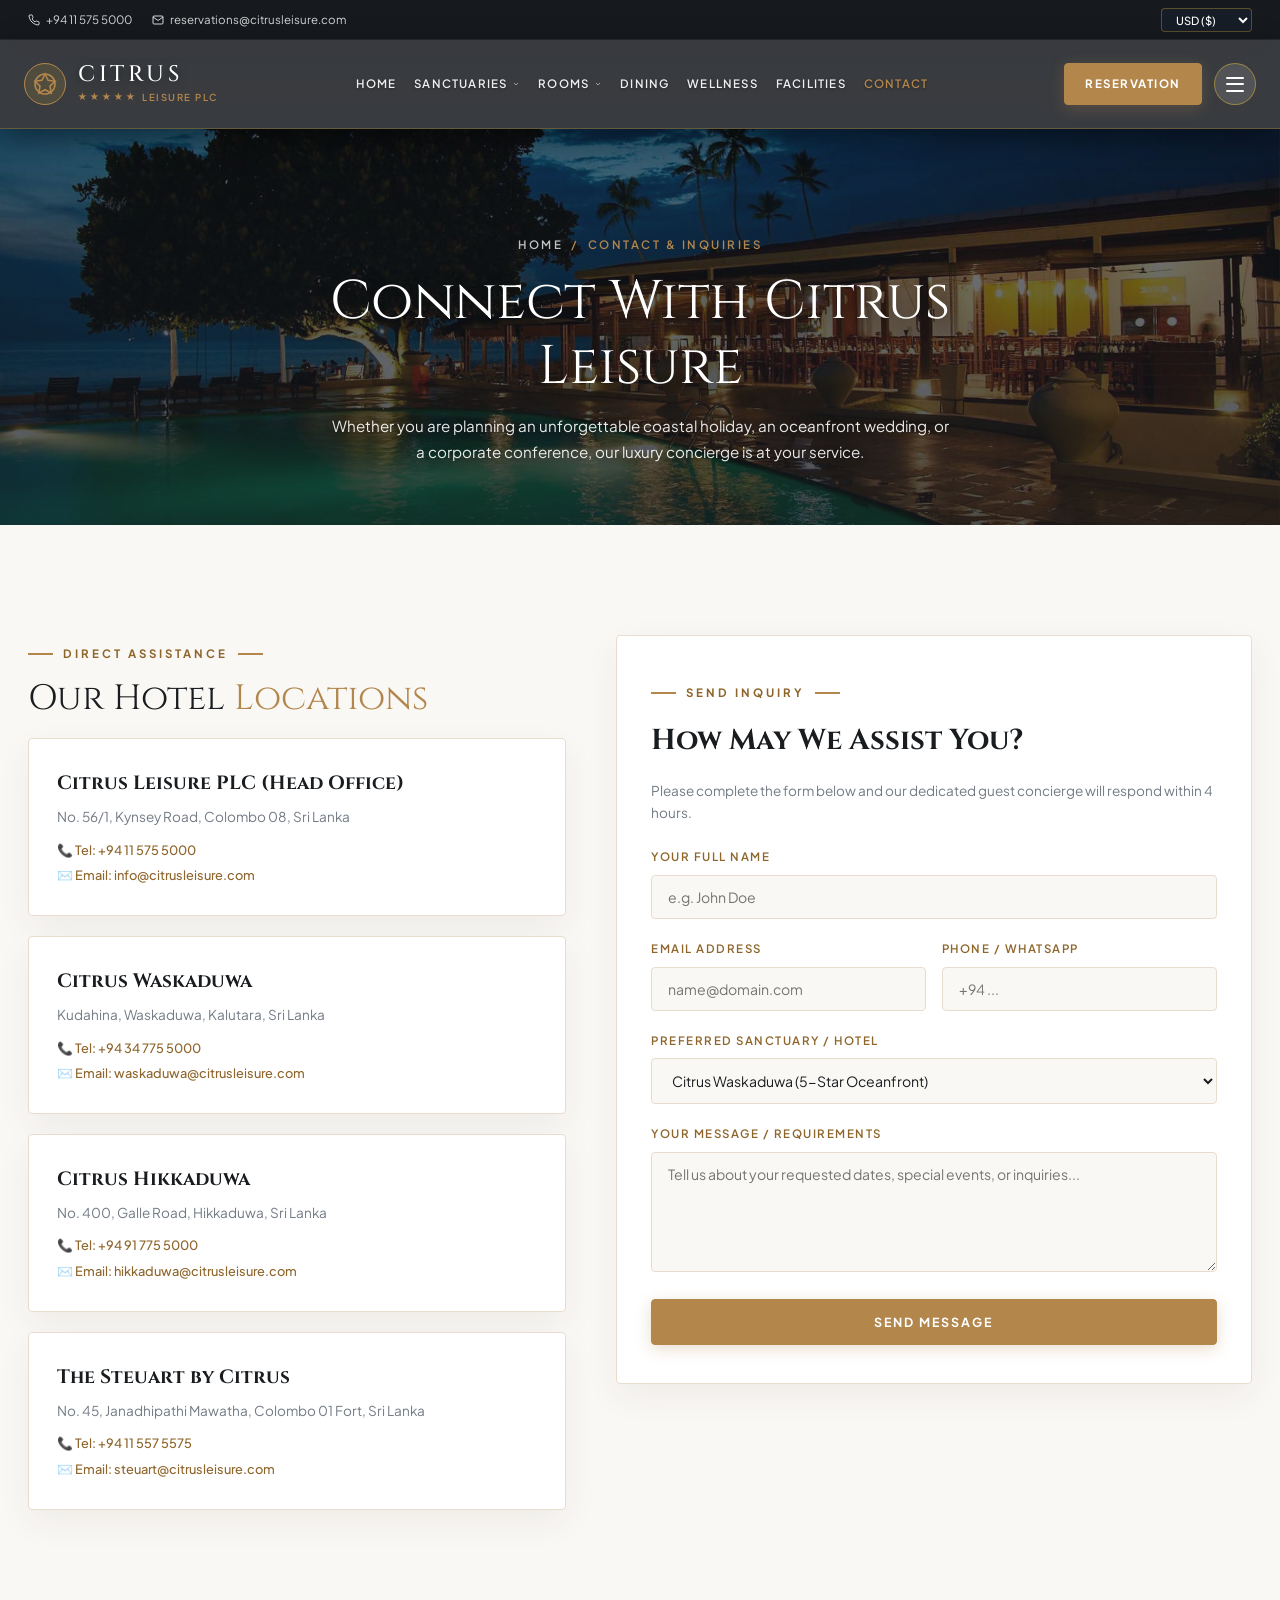
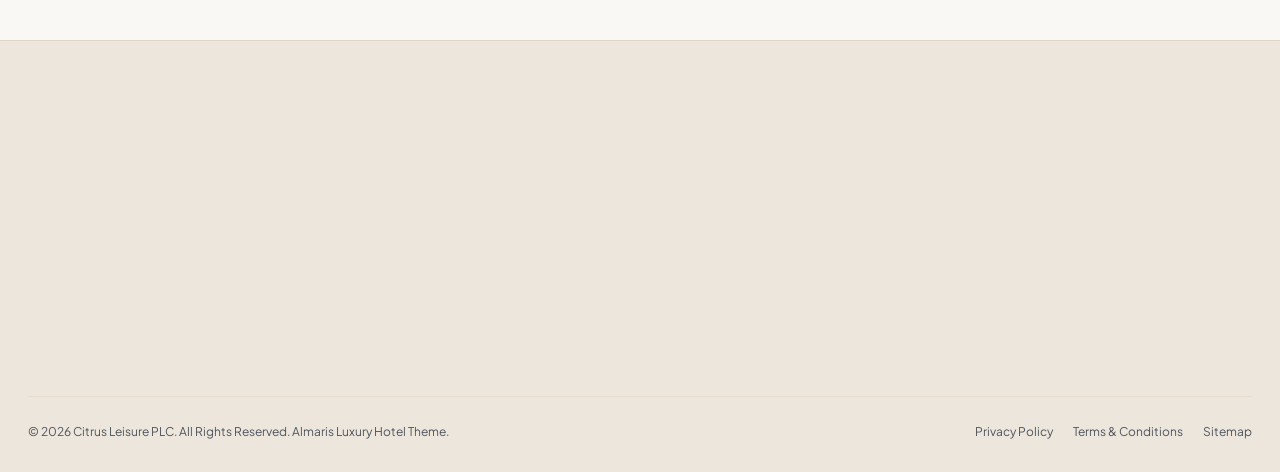
<file: contact.html>
<!DOCTYPE html>
<html lang="en">
<head>
  <meta charset="UTF-8" />
  <meta name="viewport" content="width=device-width, initial-scale=1.0" />
  <title>Contact & Inquiries — Citrus Leisure PLC | Sri Lanka</title>
  <meta name="description" content="Contact Citrus Leisure PLC. Direct reservation hotlines, corporate headquarters, and bespoke event inquiries." />

  <!-- Google Fonts: Cinzel, Playfair Display, Plus Jakarta Sans, Cormorant Garamond -->
  <link rel="preconnect" href="https://fonts.googleapis.com" />
  <link rel="preconnect" href="https://fonts.gstatic.com" crossorigin />
  <link href="https://fonts.googleapis.com/css2?family=Cinzel:wght@400;500;600;700&family=Cormorant+Garamond:ital,wght@0,300;0,400;0,600;1,400&family=Playfair+Display:ital,wght@0,400;0,600;1,400&family=Plus+Jakarta+Sans:wght@300;400;500;600;700&display=swap" rel="stylesheet" />

  <!-- Almaris Theme Stylesheet -->
  <link rel="stylesheet" href="css/style.css" />
</head>
<body>

  <!-- Top Bar -->
  <div class="almaris-topbar">
    <div class="container topbar-flex">
      <div class="topbar-contacts">
        <a href="tel:+94115755000" class="topbar-contact-item">
          <svg width="12" height="12" viewBox="0 0 24 24" fill="none" stroke="currentColor" stroke-width="2"><path d="M22 16.92v3a2 2 0 0 1-2.18 2 19.79 19.79 0 0 1-8.63-3.07 19.5 19.5 0 0 1-6-6 19.79 19.79 0 0 1-3.07-8.67A2 2 0 0 1 4.11 2h3a2 2 0 0 1 2 1.72 12.84 12.84 0 0 0 .7 2.81 2 2 0 0 1-.45 2.11L8.09 9.91a16 16 0 0 0 6 6l1.27-1.27a2 2 0 0 1 2.11-.45 12.84 12.84 0 0 0 2.81.7A2 2 0 0 1 22 16.92z"></path></svg>
          <span>+94 11 575 5000</span>
        </a>
        <a href="mailto:reservations@citrusleisure.com" class="topbar-contact-item">
          <svg width="12" height="12" viewBox="0 0 24 24" fill="none" stroke="currentColor" stroke-width="2"><path d="M4 4h16c1.1 0 2 .9 2 2v12c0 1.1-.9 2-2 2H4c-1.1 0-2-.9-2-2V6c0-1.1.9-2 2-2z"></path><polyline points="22,6 12,13 2,6"></polyline></svg>
          <span>reservations@citrusleisure.com</span>
        </a>
      </div>

      <div class="topbar-right">
        <div class="currency-select-box">
          <label for="currencySelector" style="display:none;">Currency</label>
          <select id="currencySelector" aria-label="Currency Selector">
            <option value="USD">USD ($)</option>
            <option value="LKR">LKR (Rs)</option>
            <option value="GBP">GBP (£)</option>
            <option value="EUR">EUR (€)</option>
            <option value="AUD">AUD (A$)</option>
          </select>
        </div>
      </div>
    </div>
  </div>

  <!-- Main Navbar -->
  <header class="almaris-header" id="almarisHeader">
    <div class="container">
      <nav class="almaris-nav">
        <a href="index.html" class="almaris-brand">
          <div class="brand-emblem-icon">
            <svg width="24" height="24" viewBox="0 0 24 24" fill="none" stroke="currentColor" stroke-width="1.6">
              <circle cx="12" cy="12" r="10"></circle>
              <polygon points="12 2 15.09 8.26 22 9.27 17 14.14 18.18 21.02 12 17.77 5.82 21.02 7 14.14 2 9.27 8.91 8.26 12 2"></polygon>
            </svg>
          </div>
          <div class="brand-naming">
            <span class="brand-main-name">CITRUS</span>
            <div class="brand-star-row">
              <span class="star">★</span><span class="star">★</span><span class="star">★</span><span class="star">★</span><span class="star">★</span>
              <span class="sub">LEISURE PLC</span>
            </div>
          </div>
        </a>

        <!-- Desktop Menu Links -->
        <ul class="almaris-menu">
          <li class="menu-item">
            <a href="index.html" class="menu-link">Home</a>
          </li>

          <li class="menu-item">
            <a href="sanctuaries.html" class="menu-link">
              Sanctuaries
              <svg class="arrow" viewBox="0 0 24 24" fill="none" stroke="currentColor" stroke-width="2.5"><polyline points="6 9 12 15 18 9"></polyline></svg>
            </a>
            <div class="almaris-dropdown">
              <a href="sanctuaries.html#waskaduwa" class="dropdown-entry">
                <span class="dropdown-entry-title">Citrus Waskaduwa</span>
                <span class="dropdown-entry-desc">5-Star Oceanfront Resort</span>
              </a>
              <a href="sanctuaries.html#hikkaduwa" class="dropdown-entry">
                <span class="dropdown-entry-title">Citrus Hikkaduwa</span>
                <span class="dropdown-entry-desc">Vibrant Coral & Surf Retreat</span>
              </a>
              <a href="sanctuaries.html#steuart" class="dropdown-entry">
                <span class="dropdown-entry-title">The Steuart by Citrus</span>
                <span class="dropdown-entry-desc">1835 Scottish Heritage Hotel</span>
              </a>
            </div>
          </li>

          <li class="menu-item">
            <a href="rooms.html" class="menu-link">
              Rooms
              <svg class="arrow" viewBox="0 0 24 24" fill="none" stroke="currentColor" stroke-width="2.5"><polyline points="6 9 12 15 18 9"></polyline></svg>
            </a>
            <div class="almaris-dropdown">
              <a href="rooms.html#waskaduwa" class="dropdown-entry">
                <span class="dropdown-entry-title">Presidential Ocean Suites</span>
                <span class="dropdown-entry-desc">Citrus Waskaduwa</span>
              </a>
              <a href="rooms.html#hikkaduwa" class="dropdown-entry">
                <span class="dropdown-entry-title">Deluxe Sunset Beach Rooms</span>
                <span class="dropdown-entry-desc">Citrus Hikkaduwa</span>
              </a>
              <a href="rooms.html#steuart" class="dropdown-entry">
                <span class="dropdown-entry-title">Edinburgh Scottish Chambers</span>
                <span class="dropdown-entry-desc">The Steuart Colombo</span>
              </a>
            </div>
          </li>

          <li class="menu-item">
            <a href="dining.html" class="menu-link">Dining</a>
          </li>

          <li class="menu-item">
            <a href="wellness.html" class="menu-link">Wellness</a>
          </li>

          <li class="menu-item">
            <a href="index.html#facilities" class="menu-link">Facilities</a>
          </li>

          <li class="menu-item active">
            <a href="contact.html" class="menu-link">Contact</a>
          </li>
        </ul>

        <!-- Right Action Buttons -->
        <div class="nav-right-actions">
          <a href="rooms.html" class="btn-almaris btn-almaris-gold">
            <span>Reservation</span>
          </a>

          <button class="sidebar-toggle-btn" id="sidebarOpenBtn" aria-label="Open Luxury Menu">
            <span></span>
            <span></span>
            <span></span>
          </button>
        </div>
      </nav>
    </div>
  </header>

  <!-- Left Luxury Sidebar Drawer -->
  <div class="almaris-sidebar-overlay" id="sidebarOverlay"></div>
  <aside class="almaris-sidebar-drawer" id="sidebarDrawer">
    <div class="sidebar-drawer-header">
      <div class="sidebar-close-icon" id="sidebarCloseBtn">&times;</div>
      <svg class="mandala-crest" viewBox="0 0 100 100" fill="none" stroke="currentColor" stroke-width="1.8">
        <circle cx="50" cy="50" r="46" stroke-dasharray="2 2" />
        <circle cx="50" cy="50" r="38" />
        <circle cx="50" cy="50" r="26" />
        <path d="M50 14 C44 26 56 26 50 38 C44 26 56 26 50 14 Z" fill="currentColor" fill-opacity="0.1" />
        <path d="M50 86 C44 74 56 74 50 62 C44 74 56 74 50 86 Z" fill="currentColor" fill-opacity="0.1" />
        <path d="M14 50 C26 44 26 56 38 50 C26 44 26 56 14 50 Z" fill="currentColor" fill-opacity="0.1" />
        <path d="M86 50 C74 44 74 56 62 50 C74 44 74 56 86 50 Z" fill="currentColor" fill-opacity="0.1" />
        <circle cx="50" cy="50" r="8" fill="currentColor" />
      </svg>
      <span class="sidebar-brand-name">CITRUS</span>
      <div class="sidebar-stars">★ ★ ★ ★ ★</div>
    </div>

    <div class="sidebar-nav-stack">
      <a href="index.html" class="sidebar-nav-item">Home</a>
      <a href="sanctuaries.html" class="sidebar-nav-item">Our Sanctuaries</a>
      <a href="rooms.html" class="sidebar-nav-item">Rooms & Suites</a>
      <a href="rooms.html#bookingBar" class="sidebar-nav-item">Reservation</a>
      <a href="index.html#facilities" class="sidebar-nav-item">Hotel Facilities</a>
      <a href="dining.html" class="sidebar-nav-item">Dining & Lounges</a>
      <a href="wellness.html" class="sidebar-nav-item">Citron Senses Spa</a>
      <a href="contact.html" class="sidebar-nav-item">Contact Us</a>
    </div>

    <div style="text-align: center;">
      <a href="tel:+94115755000" class="sidebar-phone-pill">
        <svg width="14" height="14" viewBox="0 0 24 24" fill="none" stroke="currentColor" stroke-width="2"><path d="M22 16.92v3a2 2 0 0 1-2.18 2 19.79 19.79 0 0 1-8.63-3.07 19.5 19.5 0 0 1-6-6 19.79 19.79 0 0 1-3.07-8.67A2 2 0 0 1 4.11 2h3a2 2 0 0 1 2 1.72 12.84 12.84 0 0 0 .7 2.81 2 2 0 0 1-.45 2.11L8.09 9.91a16 16 0 0 0 6 6l1.27-1.27a2 2 0 0 1 2.11-.45 12.84 12.84 0 0 0 2.81.7A2 2 0 0 1 22 16.92z"></path></svg>
        <span>+94 11 575 5000</span>
      </a>
      <p style="font-size: 0.72rem; color: var(--almaris-text-muted); margin-top: 10px;">Sri Lanka's Premier Luxury Collection</p>
    </div>
  </aside>

  <!-- Subpage Hero Banner -->
  <section class="almaris-sub-hero" style="background-image: url('assets/images/corporate/slide.jpg');">
    <div class="sub-hero-overlay"></div>
    <div class="container sub-hero-content">
      <div class="sub-hero-breadcrumb">
        <a href="index.html">Home</a>
        <span>/</span>
        <span>Contact & Inquiries</span>
      </div>
      <h1 class="sub-hero-title">Connect With Citrus Leisure</h1>
      <p class="sub-hero-desc">
        Whether you are planning an unforgettable coastal holiday, an oceanfront wedding, or a corporate conference, our luxury concierge is at your service.
      </p>
    </div>
  </section>

  <!-- Contact Grid Section -->
  <section class="section-padding">
    <div class="container">
      <div class="contact-layout-grid">
        <!-- Left: Hotel & Office Contact Directory -->
        <div>
          <span class="almaris-sub-badge">DIRECT ASSISTANCE</span>
          <h2 class="almaris-heading" style="font-size: 2.2rem;">Our Hotel <span class="gold-text">Locations</span></h2>

          <!-- Corporate PLC -->
          <div class="contact-card-box">
            <h4 style="font-family: var(--font-heading); color: var(--almaris-text-dark); font-size: 1.2rem; margin-bottom: 6px;">Citrus Leisure PLC (Head Office)</h4>
            <p style="font-size: 0.85rem; color: var(--almaris-text-muted); line-height: 1.6; margin-bottom: 12px;">
              No. 56/1, Kynsey Road, Colombo 08, Sri Lanka
            </p>
            <div style="font-size: 0.8rem; color: var(--almaris-gold-deep); font-weight: 500; display: flex; flex-direction: column; gap: 4px;">
              <span>📞 Tel: +94 11 575 5000</span>
              <span>✉️ Email: info@citrusleisure.com</span>
            </div>
          </div>

          <!-- Citrus Waskaduwa -->
          <div class="contact-card-box">
            <h4 style="font-family: var(--font-heading); color: var(--almaris-text-dark); font-size: 1.2rem; margin-bottom: 6px;">Citrus Waskaduwa</h4>
            <p style="font-size: 0.85rem; color: var(--almaris-text-muted); line-height: 1.6; margin-bottom: 12px;">
              Kudahina, Waskaduwa, Kalutara, Sri Lanka
            </p>
            <div style="font-size: 0.8rem; color: var(--almaris-gold-deep); font-weight: 500; display: flex; flex-direction: column; gap: 4px;">
              <span>📞 Tel: +94 34 775 5000</span>
              <span>✉️ Email: waskaduwa@citrusleisure.com</span>
            </div>
          </div>

          <!-- Citrus Hikkaduwa -->
          <div class="contact-card-box">
            <h4 style="font-family: var(--font-heading); color: var(--almaris-text-dark); font-size: 1.2rem; margin-bottom: 6px;">Citrus Hikkaduwa</h4>
            <p style="font-size: 0.85rem; color: var(--almaris-text-muted); line-height: 1.6; margin-bottom: 12px;">
              No. 400, Galle Road, Hikkaduwa, Sri Lanka
            </p>
            <div style="font-size: 0.8rem; color: var(--almaris-gold-deep); font-weight: 500; display: flex; flex-direction: column; gap: 4px;">
              <span>📞 Tel: +94 91 775 5000</span>
              <span>✉️ Email: hikkaduwa@citrusleisure.com</span>
            </div>
          </div>

          <!-- The Steuart Colombo -->
          <div class="contact-card-box">
            <h4 style="font-family: var(--font-heading); color: var(--almaris-text-dark); font-size: 1.2rem; margin-bottom: 6px;">The Steuart by Citrus</h4>
            <p style="font-size: 0.85rem; color: var(--almaris-text-muted); line-height: 1.6; margin-bottom: 12px;">
              No. 45, Janadhipathi Mawatha, Colombo 01 Fort, Sri Lanka
            </p>
            <div style="font-size: 0.8rem; color: var(--almaris-gold-deep); font-weight: 500; display: flex; flex-direction: column; gap: 4px;">
              <span>📞 Tel: +94 11 557 5575</span>
              <span>✉️ Email: steuart@citrusleisure.com</span>
            </div>
          </div>
        </div>

        <!-- Right: Elegant Luxury Inquiry Form -->
        <div>
          <div class="contact-form-card">
            <span class="almaris-sub-badge">SEND INQUIRY</span>
            <h3 style="font-family: var(--font-heading); font-size: 1.8rem; color: var(--almaris-text-dark); margin-bottom: 14px;">How May We Assist You?</h3>
            <p style="font-size: 0.85rem; color: var(--almaris-text-muted); line-height: 1.6; margin-bottom: 24px;">
              Please complete the form below and our dedicated guest concierge will respond within 4 hours.
            </p>

            <form id="citrusContactForm" onsubmit="handleContactSubmit(event)">
              <div class="almaris-input-group">
                <label class="almaris-input-label" for="contactName">Your Full Name</label>
                <input type="text" id="contactName" class="almaris-text-input" placeholder="e.g. John Doe" required />
              </div>

              <div style="display: grid; grid-template-columns: 1fr 1fr; gap: 16px;">
                <div class="almaris-input-group">
                  <label class="almaris-input-label" for="contactEmail">Email Address</label>
                  <input type="email" id="contactEmail" class="almaris-text-input" placeholder="name@domain.com" required />
                </div>
                <div class="almaris-input-group">
                  <label class="almaris-input-label" for="contactPhone">Phone / WhatsApp</label>
                  <input type="tel" id="contactPhone" class="almaris-text-input" placeholder="+94 ..." />
                </div>
              </div>

              <div class="almaris-input-group">
                <label class="almaris-input-label" for="contactSanctuary">Preferred Sanctuary / Hotel</label>
                <select id="contactSanctuary" class="almaris-text-input">
                  <option value="waskaduwa">Citrus Waskaduwa (5-Star Oceanfront)</option>
                  <option value="hikkaduwa">Citrus Hikkaduwa (Beach & Surf)</option>
                  <option value="steuart">The Steuart Colombo (Colonial 1835)</option>
                  <option value="all">General / Corporate PLC Inquiries</option>
                </select>
              </div>

              <div class="almaris-input-group">
                <label class="almaris-input-label" for="contactMessage">Your Message / Requirements</label>
                <textarea id="contactMessage" class="almaris-text-input" placeholder="Tell us about your requested dates, special events, or inquiries..." required></textarea>
              </div>

              <button type="submit" class="btn-almaris btn-almaris-gold" style="width: 100%;">
                <span>Send Message</span>
              </button>
            </form>
          </div>
        </div>
      </div>
    </div>
  </section>

  <!-- Grand Footer -->
  <footer class="almaris-footer" id="contact">
    <div class="container">
      <div class="footer-top-row">
        <div>
          <div style="display: flex; align-items: center; gap: 10px; margin-bottom: 12px;">
            <span style="font-family: var(--font-heading); font-size: 1.5rem; letter-spacing: 4px; color: var(--almaris-text-dark);">CITRUS</span>
            <div style="color: var(--almaris-gold); font-size: 0.75rem;">★ ★ ★ ★ ★</div>
          </div>
          <p style="font-size: 0.85rem; line-height: 1.7; color: var(--almaris-text-muted); margin-bottom: 20px;">
            Citrus Leisure PLC is a listed Sri Lankan hospitality group operating luxury beachfront resorts and boutique city hotels benchmarked to international 5-star standards.
          </p>
          <p style="font-size: 0.8rem; color: var(--almaris-gold-deep); font-weight: 600;">Head Office: +94 11 575 5000</p>
        </div>

        <div>
          <h4 class="footer-heading">Our Sanctuaries</h4>
          <div class="footer-links-list">
            <a href="sanctuaries.html#waskaduwa">Citrus Waskaduwa (Kalutara)</a>
            <a href="sanctuaries.html#hikkaduwa">Citrus Hikkaduwa (Galle Coast)</a>
            <a href="sanctuaries.html#steuart">The Steuart by Citrus (Colombo Fort)</a>
            <a href="rooms.html">Direct Reservations</a>
          </div>
        </div>

        <div>
          <h4 class="footer-heading">Experiences</h4>
          <div class="footer-links-list">
            <a href="rooms.html">Presidential Suites</a>
            <a href="dining.html">&Co Pub and Kitchen</a>
            <a href="dining.html">Lemon Sun Dining</a>
            <a href="wellness.html">Citron Senses Spa</a>
            <a href="sanctuaries.html">Mandarin Shore Ballroom</a>
          </div>
        </div>

        <div>
          <h4 class="footer-heading">Corporate PLC</h4>
          <div class="footer-links-list">
            <a href="index.html">About Citrus Leisure PLC</a>
            <a href="contact.html">Investor Relations & Reports</a>
            <a href="contact.html">Sustainability & CSR</a>
            <a href="contact.html">Careers at Citrus</a>
            <a href="contact.html">SLTDA Accreditation</a>
          </div>
        </div>
      </div>

      <div style="display: flex; justify-content: space-between; align-items: center; border-top: 1px solid var(--almaris-border); padding-top: 25px; flex-wrap: wrap; gap: 14px; font-size: 0.75rem;">
        <div>© 2026 Citrus Leisure PLC. All Rights Reserved. Almaris Luxury Hotel Theme.</div>
        <div style="display: flex; gap: 20px;">
          <a href="#">Privacy Policy</a>
          <a href="#">Terms & Conditions</a>
          <a href="#">Sitemap</a>
        </div>
      </div>
    </div>
  </footer>

  <script src="js/main.js"></script>
  <script>
    function handleContactSubmit(e) {
      e.preventDefault();
      const form = document.getElementById('citrusContactForm');
      if (form) form.reset();
      showToast('✨ Thank you! Your inquiry has been transmitted to our guest concierge team.');
    }
  </script>
</body>
</html>
</file>
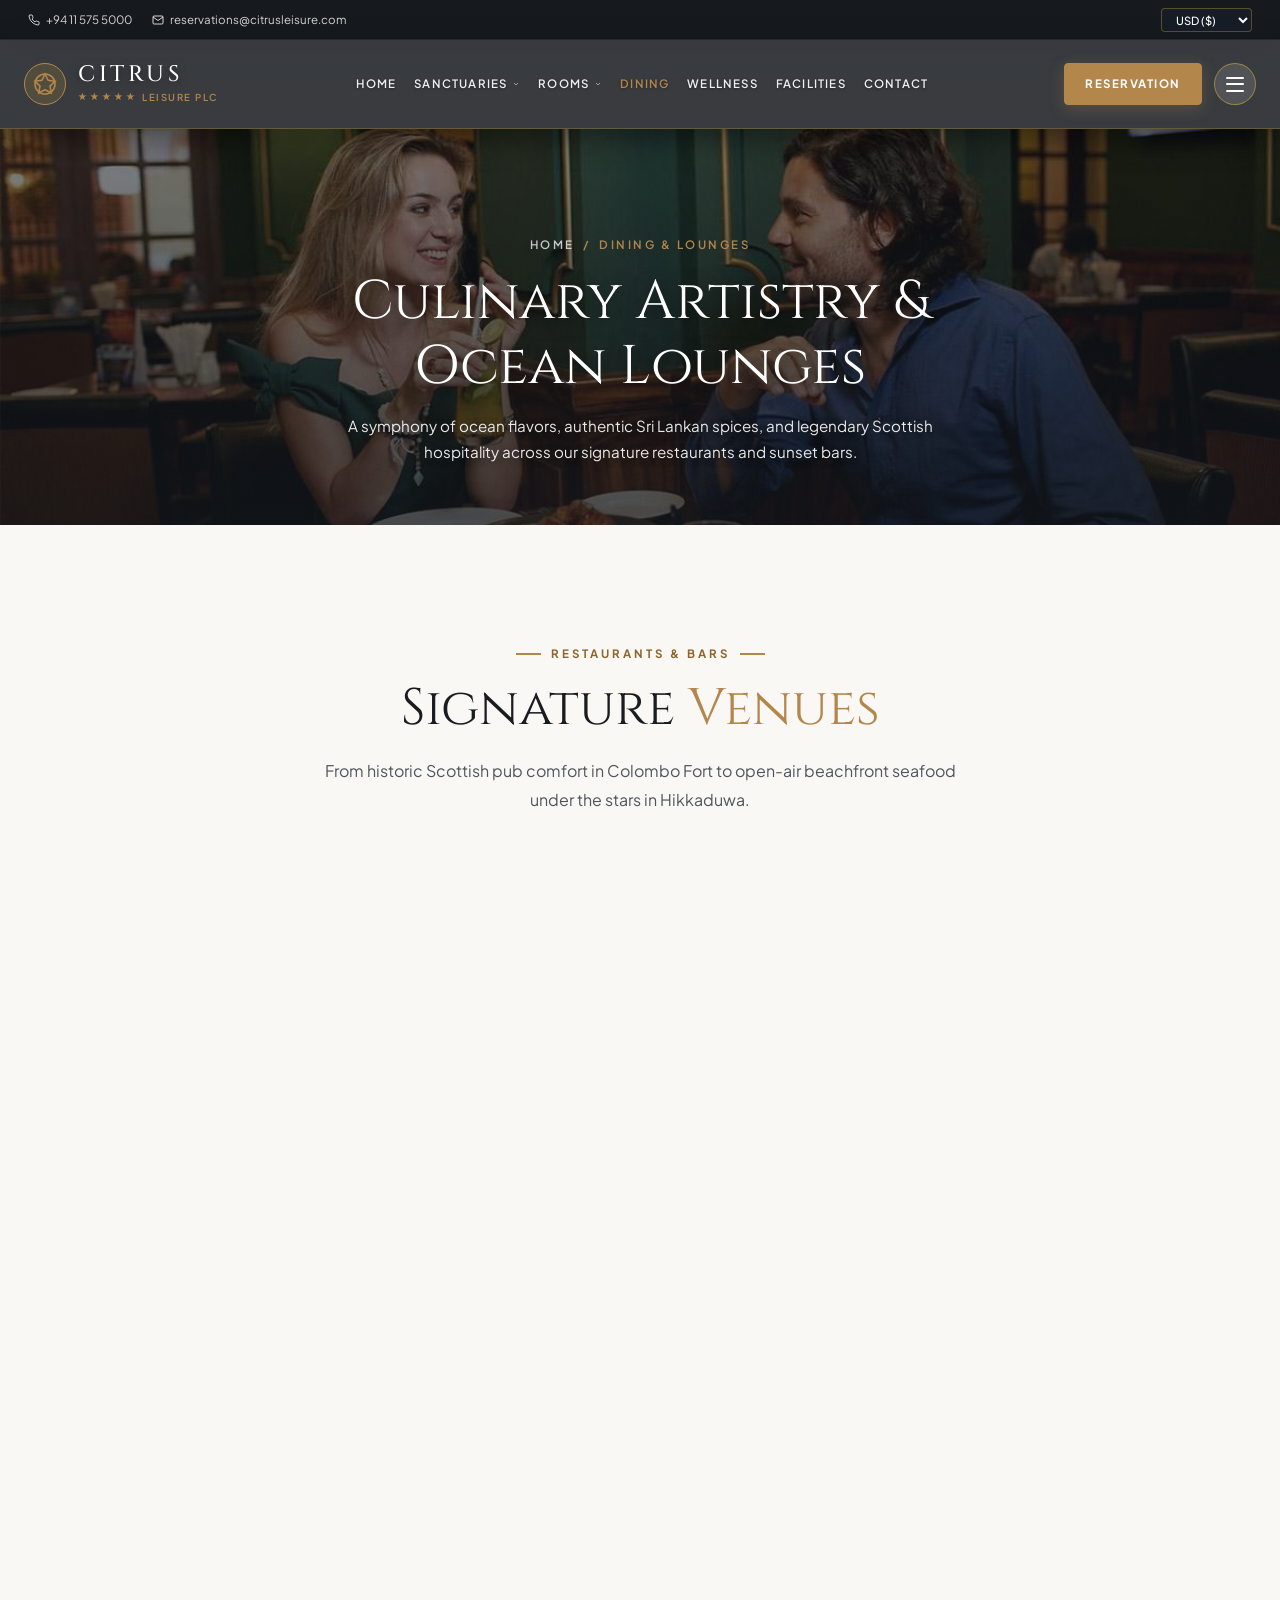
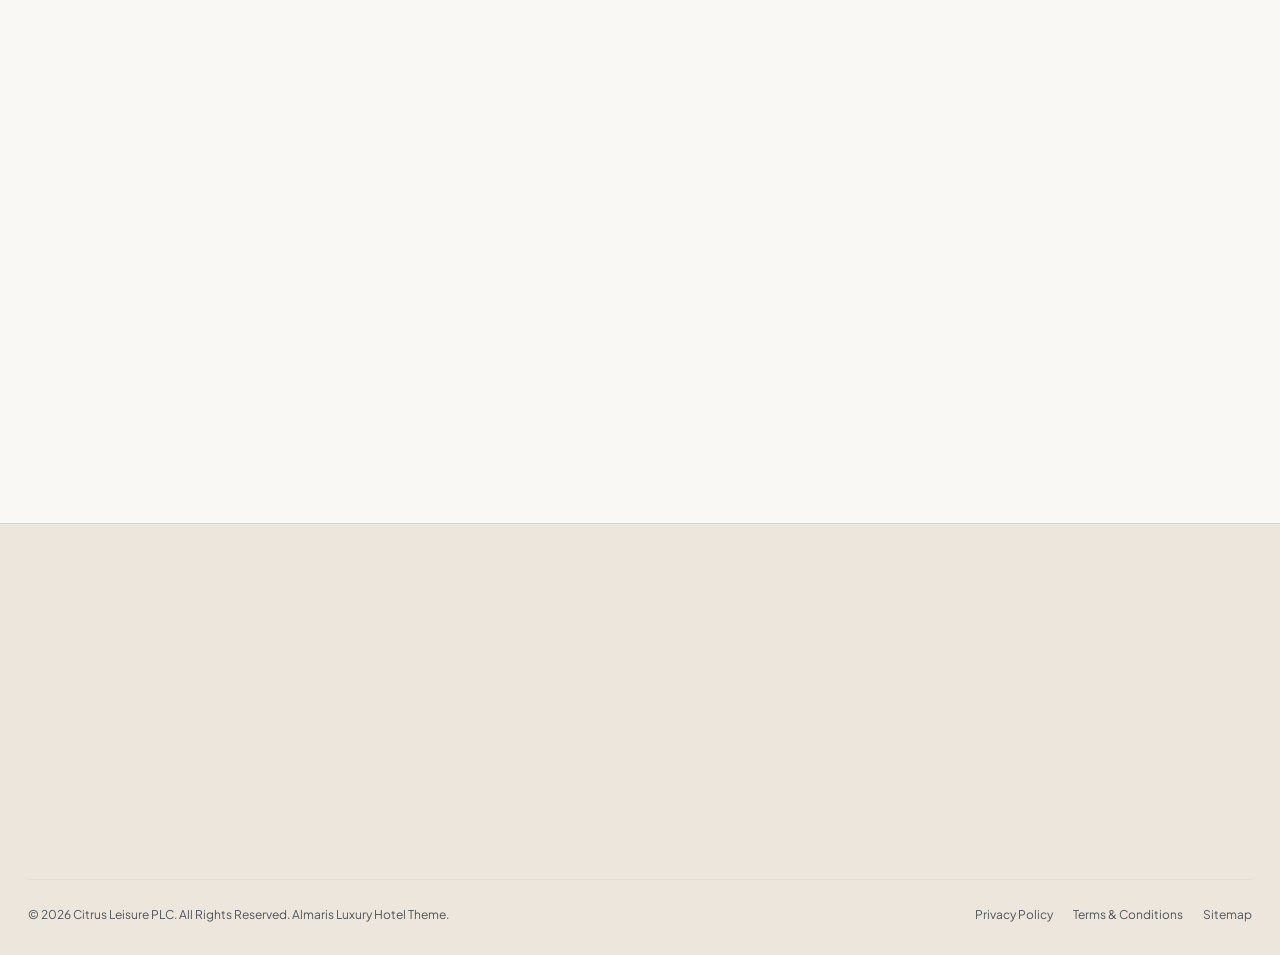
<file: dining.html>
<!DOCTYPE html>
<html lang="en">
<head>
  <meta charset="UTF-8" />
  <meta name="viewport" content="width=device-width, initial-scale=1.0" />
  <title>Dining & Lounges — Citrus Leisure PLC | Fine Gastronomy Sri Lanka</title>
  <meta name="description" content="Experience award-winning dining across Citrus Leisure hotels: &Co Pub and Kitchen, Lemon Sun, Lemon Fish, and Summer Salt Bar." />

  <!-- Google Fonts: Cinzel, Playfair Display, Plus Jakarta Sans, Cormorant Garamond -->
  <link rel="preconnect" href="https://fonts.googleapis.com" />
  <link rel="preconnect" href="https://fonts.gstatic.com" crossorigin />
  <link href="https://fonts.googleapis.com/css2?family=Cinzel:wght@400;500;600;700&family=Cormorant+Garamond:ital,wght@0,300;0,400;0,600;1,400&family=Playfair+Display:ital,wght@0,400;0,600;1,400&family=Plus+Jakarta+Sans:wght@300;400;500;600;700&display=swap" rel="stylesheet" />

  <!-- Almaris Theme Stylesheet -->
  <link rel="stylesheet" href="css/style.css" />
</head>
<body>

  <!-- Top Bar -->
  <div class="almaris-topbar">
    <div class="container topbar-flex">
      <div class="topbar-contacts">
        <a href="tel:+94115755000" class="topbar-contact-item">
          <svg width="12" height="12" viewBox="0 0 24 24" fill="none" stroke="currentColor" stroke-width="2"><path d="M22 16.92v3a2 2 0 0 1-2.18 2 19.79 19.79 0 0 1-8.63-3.07 19.5 19.5 0 0 1-6-6 19.79 19.79 0 0 1-3.07-8.67A2 2 0 0 1 4.11 2h3a2 2 0 0 1 2 1.72 12.84 12.84 0 0 0 .7 2.81 2 2 0 0 1-.45 2.11L8.09 9.91a16 16 0 0 0 6 6l1.27-1.27a2 2 0 0 1 2.11-.45 12.84 12.84 0 0 0 2.81.7A2 2 0 0 1 22 16.92z"></path></svg>
          <span>+94 11 575 5000</span>
        </a>
        <a href="mailto:reservations@citrusleisure.com" class="topbar-contact-item">
          <svg width="12" height="12" viewBox="0 0 24 24" fill="none" stroke="currentColor" stroke-width="2"><path d="M4 4h16c1.1 0 2 .9 2 2v12c0 1.1-.9 2-2 2H4c-1.1 0-2-.9-2-2V6c0-1.1.9-2 2-2z"></path><polyline points="22,6 12,13 2,6"></polyline></svg>
          <span>reservations@citrusleisure.com</span>
        </a>
      </div>

      <div class="topbar-right">
        <div class="currency-select-box">
          <label for="currencySelector" style="display:none;">Currency</label>
          <select id="currencySelector" aria-label="Currency Selector">
            <option value="USD">USD ($)</option>
            <option value="LKR">LKR (Rs)</option>
            <option value="GBP">GBP (£)</option>
            <option value="EUR">EUR (€)</option>
            <option value="AUD">AUD (A$)</option>
          </select>
        </div>
      </div>
    </div>
  </div>

  <!-- Main Navbar -->
  <header class="almaris-header" id="almarisHeader">
    <div class="container">
      <nav class="almaris-nav">
        <a href="index.html" class="almaris-brand">
          <div class="brand-emblem-icon">
            <svg width="24" height="24" viewBox="0 0 24 24" fill="none" stroke="currentColor" stroke-width="1.6">
              <circle cx="12" cy="12" r="10"></circle>
              <polygon points="12 2 15.09 8.26 22 9.27 17 14.14 18.18 21.02 12 17.77 5.82 21.02 7 14.14 2 9.27 8.91 8.26 12 2"></polygon>
            </svg>
          </div>
          <div class="brand-naming">
            <span class="brand-main-name">CITRUS</span>
            <div class="brand-star-row">
              <span class="star">★</span><span class="star">★</span><span class="star">★</span><span class="star">★</span><span class="star">★</span>
              <span class="sub">LEISURE PLC</span>
            </div>
          </div>
        </a>

        <!-- Desktop Menu Links -->
        <ul class="almaris-menu">
          <li class="menu-item">
            <a href="index.html" class="menu-link">Home</a>
          </li>

          <li class="menu-item">
            <a href="sanctuaries.html" class="menu-link">
              Sanctuaries
              <svg class="arrow" viewBox="0 0 24 24" fill="none" stroke="currentColor" stroke-width="2.5"><polyline points="6 9 12 15 18 9"></polyline></svg>
            </a>
            <div class="almaris-dropdown">
              <a href="sanctuaries.html#waskaduwa" class="dropdown-entry">
                <span class="dropdown-entry-title">Citrus Waskaduwa</span>
                <span class="dropdown-entry-desc">5-Star Oceanfront Resort</span>
              </a>
              <a href="sanctuaries.html#hikkaduwa" class="dropdown-entry">
                <span class="dropdown-entry-title">Citrus Hikkaduwa</span>
                <span class="dropdown-entry-desc">Vibrant Coral & Surf Retreat</span>
              </a>
              <a href="sanctuaries.html#steuart" class="dropdown-entry">
                <span class="dropdown-entry-title">The Steuart by Citrus</span>
                <span class="dropdown-entry-desc">1835 Scottish Heritage Hotel</span>
              </a>
            </div>
          </li>

          <li class="menu-item">
            <a href="rooms.html" class="menu-link">
              Rooms
              <svg class="arrow" viewBox="0 0 24 24" fill="none" stroke="currentColor" stroke-width="2.5"><polyline points="6 9 12 15 18 9"></polyline></svg>
            </a>
            <div class="almaris-dropdown">
              <a href="rooms.html#waskaduwa" class="dropdown-entry">
                <span class="dropdown-entry-title">Presidential Ocean Suites</span>
                <span class="dropdown-entry-desc">Citrus Waskaduwa</span>
              </a>
              <a href="rooms.html#hikkaduwa" class="dropdown-entry">
                <span class="dropdown-entry-title">Deluxe Sunset Beach Rooms</span>
                <span class="dropdown-entry-desc">Citrus Hikkaduwa</span>
              </a>
              <a href="rooms.html#steuart" class="dropdown-entry">
                <span class="dropdown-entry-title">Edinburgh Scottish Chambers</span>
                <span class="dropdown-entry-desc">The Steuart Colombo</span>
              </a>
            </div>
          </li>

          <li class="menu-item active">
            <a href="dining.html" class="menu-link">Dining</a>
          </li>

          <li class="menu-item">
            <a href="wellness.html" class="menu-link">Wellness</a>
          </li>

          <li class="menu-item">
            <a href="index.html#facilities" class="menu-link">Facilities</a>
          </li>

          <li class="menu-item">
            <a href="contact.html" class="menu-link">Contact</a>
          </li>
        </ul>

        <!-- Right Action Buttons -->
        <div class="nav-right-actions">
          <a href="rooms.html" class="btn-almaris btn-almaris-gold">
            <span>Reservation</span>
          </a>

          <button class="sidebar-toggle-btn" id="sidebarOpenBtn" aria-label="Open Luxury Menu">
            <span></span>
            <span></span>
            <span></span>
          </button>
        </div>
      </nav>
    </div>
  </header>

  <!-- Left Luxury Sidebar Drawer -->
  <div class="almaris-sidebar-overlay" id="sidebarOverlay"></div>
  <aside class="almaris-sidebar-drawer" id="sidebarDrawer">
    <div class="sidebar-drawer-header">
      <div class="sidebar-close-icon" id="sidebarCloseBtn">&times;</div>
      <svg class="mandala-crest" viewBox="0 0 100 100" fill="none" stroke="currentColor" stroke-width="1.8">
        <circle cx="50" cy="50" r="46" stroke-dasharray="2 2" />
        <circle cx="50" cy="50" r="38" />
        <circle cx="50" cy="50" r="26" />
        <path d="M50 14 C44 26 56 26 50 38 C44 26 56 26 50 14 Z" fill="currentColor" fill-opacity="0.1" />
        <path d="M50 86 C44 74 56 74 50 62 C44 74 56 74 50 86 Z" fill="currentColor" fill-opacity="0.1" />
        <path d="M14 50 C26 44 26 56 38 50 C26 44 26 56 14 50 Z" fill="currentColor" fill-opacity="0.1" />
        <path d="M86 50 C74 44 74 56 62 50 C74 44 74 56 86 50 Z" fill="currentColor" fill-opacity="0.1" />
        <circle cx="50" cy="50" r="8" fill="currentColor" />
      </svg>
      <span class="sidebar-brand-name">CITRUS</span>
      <div class="sidebar-stars">★ ★ ★ ★ ★</div>
    </div>

    <div class="sidebar-nav-stack">
      <a href="index.html" class="sidebar-nav-item">Home</a>
      <a href="sanctuaries.html" class="sidebar-nav-item">Our Sanctuaries</a>
      <a href="rooms.html" class="sidebar-nav-item">Rooms & Suites</a>
      <a href="rooms.html#bookingBar" class="sidebar-nav-item">Reservation</a>
      <a href="index.html#facilities" class="sidebar-nav-item">Hotel Facilities</a>
      <a href="dining.html" class="sidebar-nav-item">Dining & Lounges</a>
      <a href="wellness.html" class="sidebar-nav-item">Citron Senses Spa</a>
      <a href="contact.html" class="sidebar-nav-item">Contact Us</a>
    </div>

    <div style="text-align: center;">
      <a href="tel:+94115755000" class="sidebar-phone-pill">
        <svg width="14" height="14" viewBox="0 0 24 24" fill="none" stroke="currentColor" stroke-width="2"><path d="M22 16.92v3a2 2 0 0 1-2.18 2 19.79 19.79 0 0 1-8.63-3.07 19.5 19.5 0 0 1-6-6 19.79 19.79 0 0 1-3.07-8.67A2 2 0 0 1 4.11 2h3a2 2 0 0 1 2 1.72 12.84 12.84 0 0 0 .7 2.81 2 2 0 0 1-.45 2.11L8.09 9.91a16 16 0 0 0 6 6l1.27-1.27a2 2 0 0 1 2.11-.45 12.84 12.84 0 0 0 2.81.7A2 2 0 0 1 22 16.92z"></path></svg>
        <span>+94 11 575 5000</span>
      </a>
      <p style="font-size: 0.72rem; color: var(--almaris-text-muted); margin-top: 10px;">Sri Lanka's Premier Luxury Collection</p>
    </div>
  </aside>

  <!-- Subpage Hero Banner -->
  <section class="almaris-sub-hero" style="background-image: url('assets/images/steuart/Dinning-steuart.jpg');">
    <div class="sub-hero-overlay"></div>
    <div class="container sub-hero-content">
      <div class="sub-hero-breadcrumb">
        <a href="index.html">Home</a>
        <span>/</span>
        <span>Dining & Lounges</span>
      </div>
      <h1 class="sub-hero-title">Culinary Artistry & Ocean Lounges</h1>
      <p class="sub-hero-desc">
        A symphony of ocean flavors, authentic Sri Lankan spices, and legendary Scottish hospitality across our signature restaurants and sunset bars.
      </p>
    </div>
  </section>

  <!-- Dining Tiles Showcase -->
  <section class="section-padding">
    <div class="container">
      <div class="text-center" style="margin-bottom: 50px;">
        <span class="almaris-sub-badge">RESTAURANTS & BARS</span>
        <h2 class="almaris-heading">Signature <span class="gold-text">Venues</span></h2>
        <p class="almaris-desc mx-auto">
          From historic Scottish pub comfort in Colombo Fort to open-air beachfront seafood under the stars in Hikkaduwa.
        </p>
      </div>

      <div class="dining-tiles-grid">
        <!-- 1: &Co Pub and Kitchen -->
        <div class="dining-tile-card">
          <div class="dining-tile-media">
            <img src="assets/images/steuart/Dinning-steuart.jpg" alt="&Co Pub and Kitchen" />
          </div>
          <div class="dining-tile-body">
            <span style="font-size: 0.7rem; color: var(--almaris-gold); letter-spacing: 1.5px; text-transform: uppercase; font-weight: 700;">The Steuart Colombo</span>
            <h3 class="dining-tile-title">&Co Pub and Kitchen</h3>
            <p style="font-size: 0.85rem; color: var(--almaris-text-muted); line-height: 1.6; margin-bottom: 16px; flex-grow: 1;">
              Colombo Fort’s premier Scottish gastropub. Relish prime steaks, authentic Scottish shepherd's pie, fish & chips, imported craft beers, and our curated single-malt Scotch whiskey vault.
            </p>
            <div style="font-size: 0.75rem; color: #a5f3fc; margin-bottom: 18px;">
              ⏰ 11:00 AM – Midnight | 👔 Smart Casual | 🎵 Weekend Live Music
            </div>
            <button class="btn-almaris btn-almaris-outline" onclick="openDiningModal('&Co Pub and Kitchen', 'The Steuart Colombo')">Reserve Table</button>
          </div>
        </div>

        <!-- 2: Lemon Sun -->
        <div class="dining-tile-card">
          <div class="dining-tile-media">
            <img src="assets/images/waskaduwa/WebImageB_2000x100px-1.jpg" alt="Lemon Sun Restaurant" />
          </div>
          <div class="dining-tile-body">
            <span style="font-size: 0.7rem; color: var(--almaris-gold); letter-spacing: 1.5px; text-transform: uppercase; font-weight: 700;">Citrus Waskaduwa</span>
            <h3 class="dining-tile-title">Lemon Sun All-Day Dining</h3>
            <p style="font-size: 0.85rem; color: var(--almaris-text-muted); line-height: 1.6; margin-bottom: 16px; flex-grow: 1;">
              Overlooking the sprawling swimming pool and the Indian Ocean, Lemon Sun serves lavish international buffets, wood-fired artisan pizzas, and spicy Ceylon clay-pot curries prepared live.
            </p>
            <div style="font-size: 0.75rem; color: #a5f3fc; margin-bottom: 18px;">
              ⏰ 6:30 AM – 11:00 PM | 👔 Resort Casual | 🌊 Ocean Pool View
            </div>
            <button class="btn-almaris btn-almaris-outline" onclick="openDiningModal('Lemon Sun', 'Citrus Waskaduwa')">Reserve Table</button>
          </div>
        </div>

        <!-- 3: Lemon Fish -->
        <div class="dining-tile-card">
          <div class="dining-tile-media">
            <img src="assets/images/hikkaduwa/4.jpg" alt="Lemon Fish Restaurant" />
          </div>
          <div class="dining-tile-body">
            <span style="font-size: 0.7rem; color: var(--almaris-gold); letter-spacing: 1.5px; text-transform: uppercase; font-weight: 700;">Citrus Hikkaduwa</span>
            <h3 class="dining-tile-title">Lemon Fish Specialty Seafood</h3>
            <p style="font-size: 0.85rem; color: var(--almaris-text-muted); line-height: 1.6; margin-bottom: 16px; flex-grow: 1;">
              Showcasing the freshest harvest brought in daily by Hikkaduwa’s artisanal fishermen. Signature jumbo lagoon crabs, butter-poached tiger prawns, and ocean reef fish grilled to perfection.
            </p>
            <div style="font-size: 0.75rem; color: #a5f3fc; margin-bottom: 18px;">
              ⏰ 12:00 PM – 10:30 PM | 👔 Beach Casual | 🦞 Fresh Daily Catch
            </div>
            <button class="btn-almaris btn-almaris-outline" onclick="openDiningModal('Lemon Fish', 'Citrus Hikkaduwa')">Reserve Table</button>
          </div>
        </div>

        <!-- 4: Summer Salt Bar -->
        <div class="dining-tile-card">
          <div class="dining-tile-media">
            <img src="assets/images/hikkaduwa/1.jpg" alt="Summer Salt Beach Bar" />
          </div>
          <div class="dining-tile-body">
            <span style="font-size: 0.7rem; color: var(--almaris-gold); letter-spacing: 1.5px; text-transform: uppercase; font-weight: 700;">Citrus Hikkaduwa</span>
            <h3 class="dining-tile-title">Summer Salt Beach Bar</h3>
            <p style="font-size: 0.85rem; color: var(--almaris-text-muted); line-height: 1.6; margin-bottom: 16px; flex-grow: 1;">
              Sip handcrafted sunset cocktails with toes in the warm sand. Featuring Ceylon arrack infusions, fresh king coconut smoothies, and chilled champagne as the sun melts into the Indian Ocean.
            </p>
            <div style="font-size: 0.75rem; color: #a5f3fc; margin-bottom: 18px;">
              ⏰ 10:00 AM – Midnight | 👔 Beachwear / Casual | 🌅 Sunset Deck
            </div>
            <button class="btn-almaris btn-almaris-outline" onclick="openDiningModal('Summer Salt Bar', 'Citrus Hikkaduwa')">Reserve Table</button>
          </div>
        </div>
      </div>
    </div>
  </section>

  <!-- Grand Footer -->
  <footer class="almaris-footer" id="contact">
    <div class="container">
      <div class="footer-top-row">
        <div>
          <div style="display: flex; align-items: center; gap: 10px; margin-bottom: 12px;">
            <span style="font-family: var(--font-heading); font-size: 1.5rem; letter-spacing: 4px; color: var(--almaris-text-dark);">CITRUS</span>
            <div style="color: var(--almaris-gold); font-size: 0.75rem;">★ ★ ★ ★ ★</div>
          </div>
          <p style="font-size: 0.85rem; line-height: 1.7; color: var(--almaris-text-muted); margin-bottom: 20px;">
            Citrus Leisure PLC is a listed Sri Lankan hospitality group operating luxury beachfront resorts and boutique city hotels benchmarked to international 5-star standards.
          </p>
          <p style="font-size: 0.8rem; color: var(--almaris-gold-deep); font-weight: 600;">Head Office: +94 11 575 5000</p>
        </div>

        <div>
          <h4 class="footer-heading">Our Sanctuaries</h4>
          <div class="footer-links-list">
            <a href="sanctuaries.html#waskaduwa">Citrus Waskaduwa (Kalutara)</a>
            <a href="sanctuaries.html#hikkaduwa">Citrus Hikkaduwa (Galle Coast)</a>
            <a href="sanctuaries.html#steuart">The Steuart by Citrus (Colombo Fort)</a>
            <a href="rooms.html">Direct Reservations</a>
          </div>
        </div>

        <div>
          <h4 class="footer-heading">Experiences</h4>
          <div class="footer-links-list">
            <a href="rooms.html">Presidential Suites</a>
            <a href="dining.html">&Co Pub and Kitchen</a>
            <a href="dining.html">Lemon Sun Dining</a>
            <a href="wellness.html">Citron Senses Spa</a>
            <a href="sanctuaries.html">Mandarin Shore Ballroom</a>
          </div>
        </div>

        <div>
          <h4 class="footer-heading">Corporate PLC</h4>
          <div class="footer-links-list">
            <a href="index.html">About Citrus Leisure PLC</a>
            <a href="contact.html">Investor Relations & Reports</a>
            <a href="contact.html">Sustainability & CSR</a>
            <a href="contact.html">Careers at Citrus</a>
            <a href="contact.html">SLTDA Accreditation</a>
          </div>
        </div>
      </div>

      <div style="display: flex; justify-content: space-between; align-items: center; border-top: 1px solid var(--almaris-border); padding-top: 25px; flex-wrap: wrap; gap: 14px; font-size: 0.75rem;">
        <div>© 2026 Citrus Leisure PLC. All Rights Reserved. Almaris Luxury Hotel Theme.</div>
        <div style="display: flex; gap: 20px;">
          <a href="#">Privacy Policy</a>
          <a href="#">Terms & Conditions</a>
          <a href="#">Sitemap</a>
        </div>
      </div>
    </div>
  </footer>

  <!-- Booking / Dining Modal -->
  <div class="almaris-sidebar-overlay" id="bookingModalOverlay">
    <div class="almaris-modal-card">
      <button class="almaris-modal-close" onclick="closeModal()">&times;</button>
      <h3 class="almaris-modal-title" id="modalRoomTitle">Reserve Table</h3>
      <p style="font-size: 0.85rem; color: var(--almaris-gold-deep); margin-bottom: 20px; font-weight: 600;" id="modalHotelSub">Direct Confirmation Privilege</p>
      
      <div class="almaris-modal-perks">
        <div>🥂 Preferred Seating Window Guaranteed</div>
        <div>🍰 Complimentary Chef's Amuse-Bouche</div>
        <div>🍷 Sommelier Wine Pairing Recommendations</div>
      </div>

      <button class="btn-almaris btn-almaris-gold" style="width: 100%;" onclick="confirmBooking()">Confirm Table Reservation</button>
    </div>
  </div>

  <script src="js/main.js"></script>
</body>
</html>
</file>
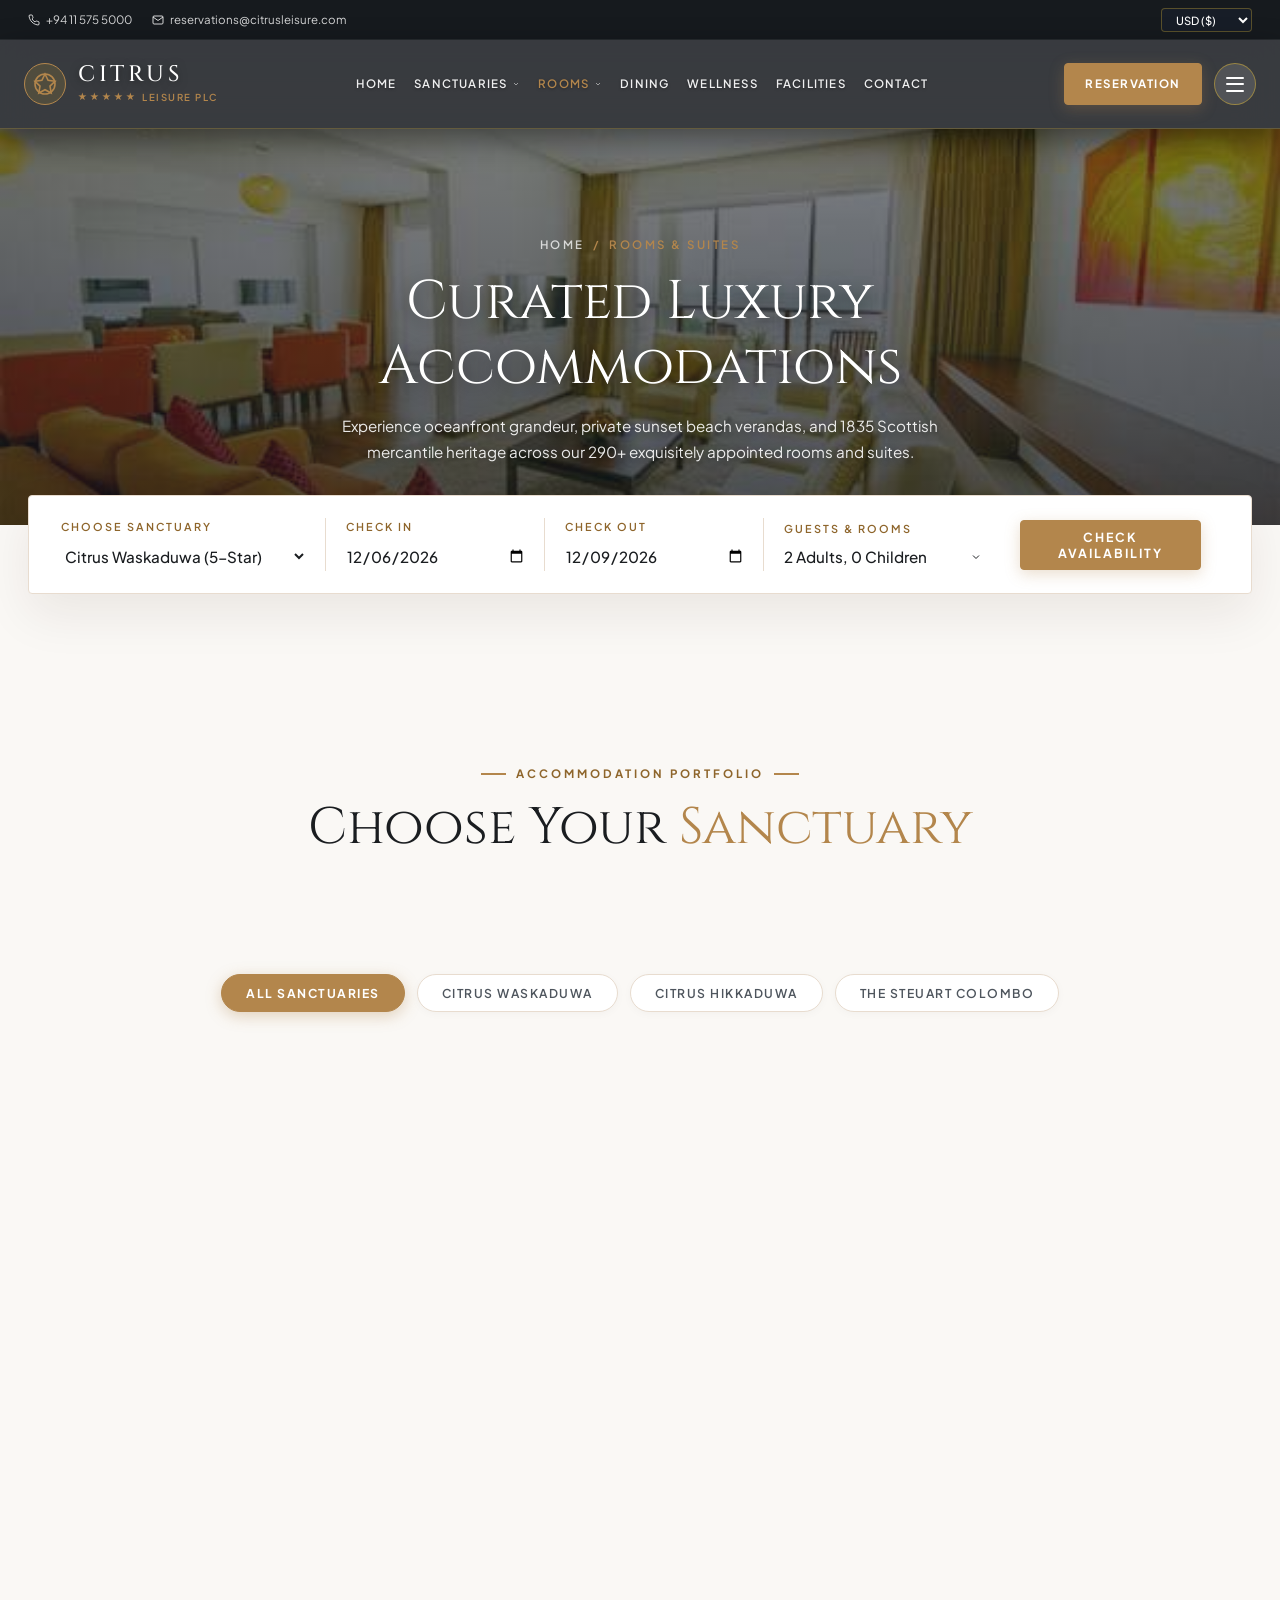
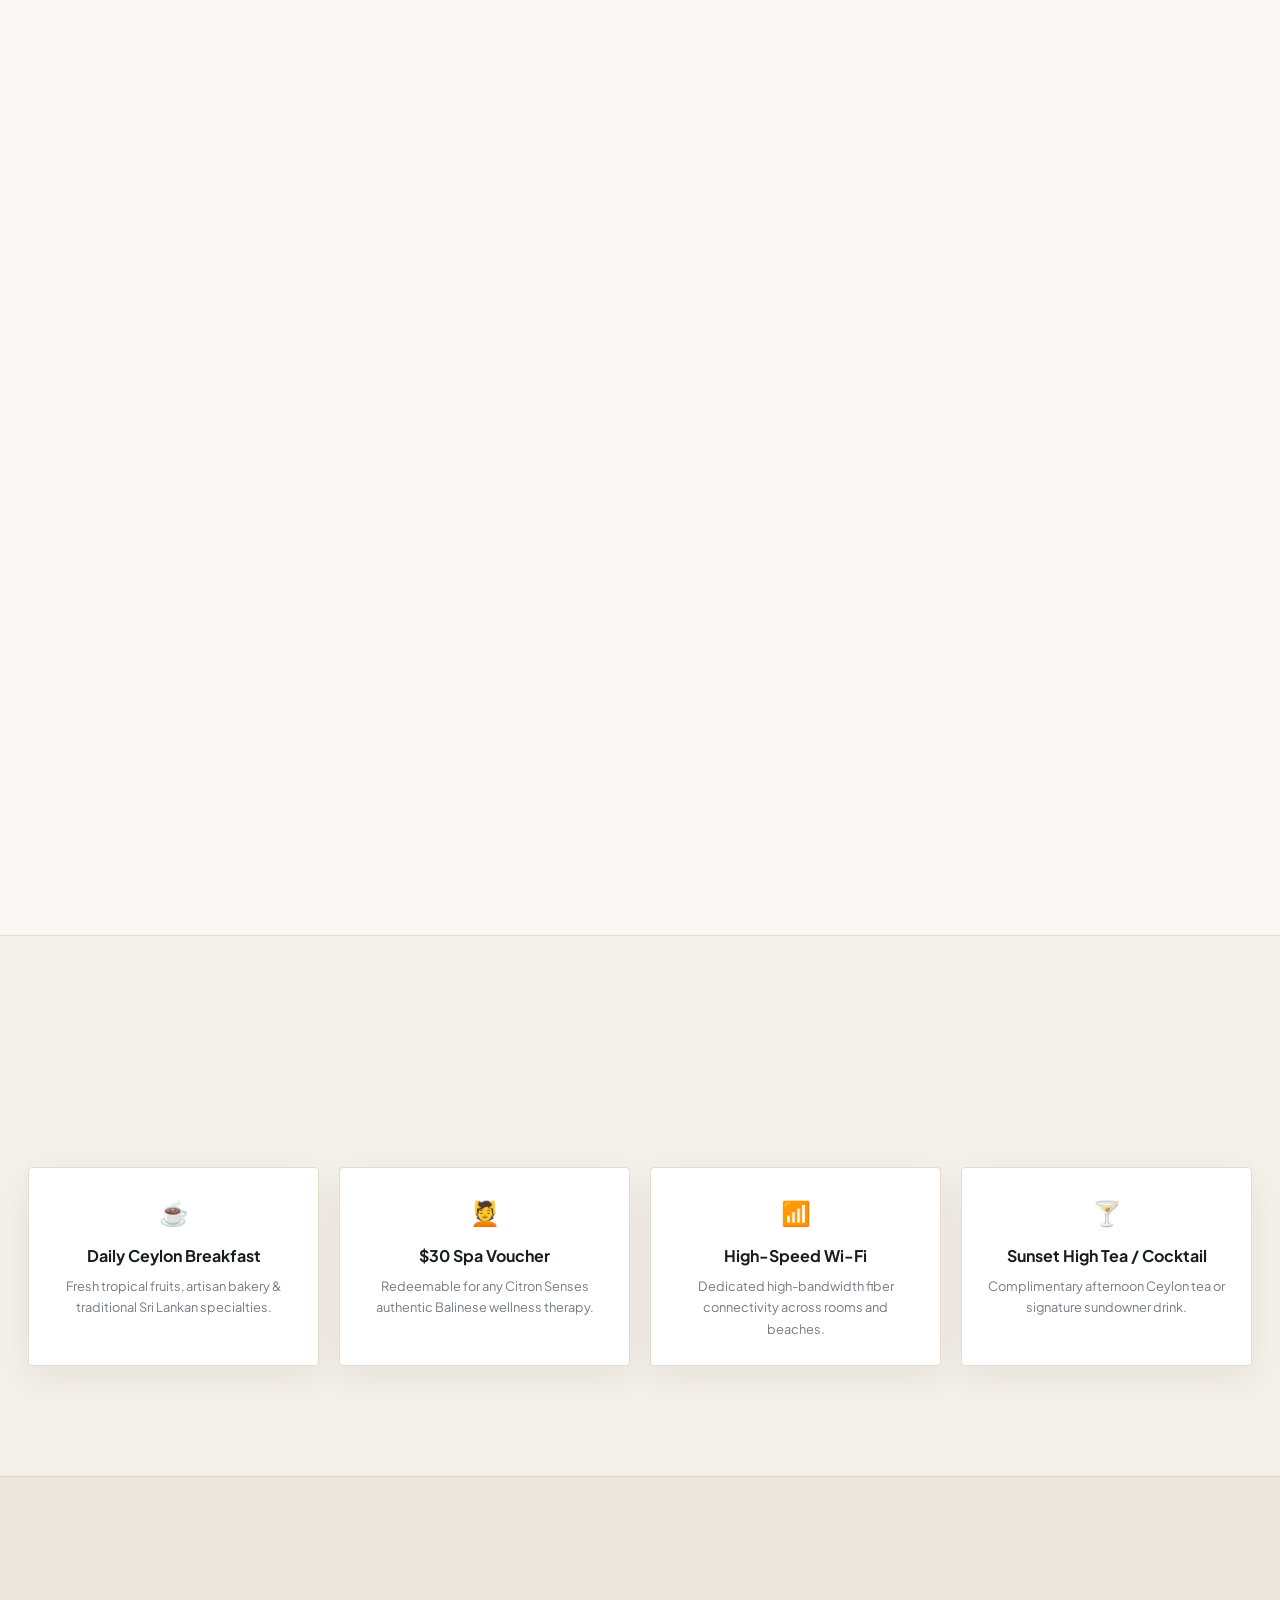
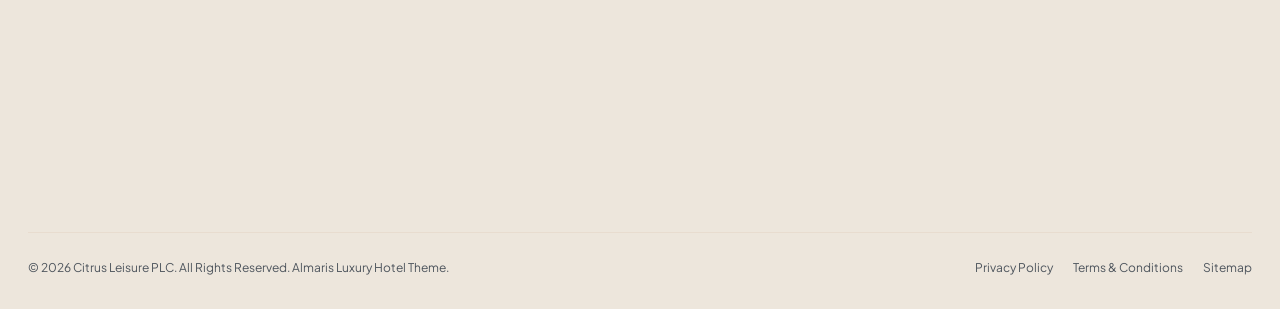
<file: rooms.html>
<!DOCTYPE html>
<html lang="en">
<head>
  <meta charset="UTF-8" />
  <meta name="viewport" content="width=device-width, initial-scale=1.0" />
  <title>Rooms & Suites — Citrus Leisure PLC | 5-Star Sri Lanka Luxury</title>
  <meta name="description" content="Explore luxury rooms and presidential ocean suites across Citrus Waskaduwa, Citrus Hikkaduwa, and The Steuart Colombo." />

  <!-- Google Fonts: Cinzel, Playfair Display, Plus Jakarta Sans, Cormorant Garamond -->
  <link rel="preconnect" href="https://fonts.googleapis.com" />
  <link rel="preconnect" href="https://fonts.gstatic.com" crossorigin />
  <link href="https://fonts.googleapis.com/css2?family=Cinzel:wght@400;500;600;700&family=Cormorant+Garamond:ital,wght@0,300;0,400;0,600;1,400&family=Playfair+Display:ital,wght@0,400;0,600;1,400&family=Plus+Jakarta+Sans:wght@300;400;500;600;700&display=swap" rel="stylesheet" />

  <!-- Almaris Theme Stylesheet -->
  <link rel="stylesheet" href="css/style.css" />
</head>
<body>

  <!-- ==========================================================================
       TOP BAR
       ========================================================================== -->
  <div class="almaris-topbar">
    <div class="container topbar-flex">
      <div class="topbar-contacts">
        <a href="tel:+94115755000" class="topbar-contact-item">
          <svg width="12" height="12" viewBox="0 0 24 24" fill="none" stroke="currentColor" stroke-width="2"><path d="M22 16.92v3a2 2 0 0 1-2.18 2 19.79 19.79 0 0 1-8.63-3.07 19.5 19.5 0 0 1-6-6 19.79 19.79 0 0 1-3.07-8.67A2 2 0 0 1 4.11 2h3a2 2 0 0 1 2 1.72 12.84 12.84 0 0 0 .7 2.81 2 2 0 0 1-.45 2.11L8.09 9.91a16 16 0 0 0 6 6l1.27-1.27a2 2 0 0 1 2.11-.45 12.84 12.84 0 0 0 2.81.7A2 2 0 0 1 22 16.92z"></path></svg>
          <span>+94 11 575 5000</span>
        </a>
        <a href="mailto:reservations@citrusleisure.com" class="topbar-contact-item">
          <svg width="12" height="12" viewBox="0 0 24 24" fill="none" stroke="currentColor" stroke-width="2"><path d="M4 4h16c1.1 0 2 .9 2 2v12c0 1.1-.9 2-2 2H4c-1.1 0-2-.9-2-2V6c0-1.1.9-2 2-2z"></path><polyline points="22,6 12,13 2,6"></polyline></svg>
          <span>reservations@citrusleisure.com</span>
        </a>
      </div>

      <div class="topbar-right">
        <div class="currency-select-box">
          <label for="currencySelector" style="display:none;">Currency</label>
          <select id="currencySelector" aria-label="Currency Selector">
            <option value="USD">USD ($)</option>
            <option value="LKR">LKR (Rs)</option>
            <option value="GBP">GBP (£)</option>
            <option value="EUR">EUR (€)</option>
            <option value="AUD">AUD (A$)</option>
          </select>
        </div>
      </div>
    </div>
  </div>

  <!-- ==========================================================================
       MAIN ALMARIS NAVBAR
       ========================================================================== -->
  <header class="almaris-header" id="almarisHeader">
    <div class="container">
      <nav class="almaris-nav">
        <!-- Logo with 5 Stars -->
        <a href="index.html" class="almaris-brand">
          <div class="brand-emblem-icon">
            <svg width="24" height="24" viewBox="0 0 24 24" fill="none" stroke="currentColor" stroke-width="1.6">
              <circle cx="12" cy="12" r="10"></circle>
              <polygon points="12 2 15.09 8.26 22 9.27 17 14.14 18.18 21.02 12 17.77 5.82 21.02 7 14.14 2 9.27 8.91 8.26 12 2"></polygon>
            </svg>
          </div>
          <div class="brand-naming">
            <span class="brand-main-name">CITRUS</span>
            <div class="brand-star-row">
              <span class="star">★</span><span class="star">★</span><span class="star">★</span><span class="star">★</span><span class="star">★</span>
              <span class="sub">LEISURE PLC</span>
            </div>
          </div>
        </a>

        <!-- Desktop Menu Links -->
        <ul class="almaris-menu">
          <li class="menu-item">
            <a href="index.html" class="menu-link">Home</a>
          </li>

          <li class="menu-item">
            <a href="sanctuaries.html" class="menu-link">
              Sanctuaries
              <svg class="arrow" viewBox="0 0 24 24" fill="none" stroke="currentColor" stroke-width="2.5"><polyline points="6 9 12 15 18 9"></polyline></svg>
            </a>
            <div class="almaris-dropdown">
              <a href="sanctuaries.html#waskaduwa" class="dropdown-entry">
                <span class="dropdown-entry-title">Citrus Waskaduwa</span>
                <span class="dropdown-entry-desc">5-Star Oceanfront Resort</span>
              </a>
              <a href="sanctuaries.html#hikkaduwa" class="dropdown-entry">
                <span class="dropdown-entry-title">Citrus Hikkaduwa</span>
                <span class="dropdown-entry-desc">Vibrant Coral & Surf Retreat</span>
              </a>
              <a href="sanctuaries.html#steuart" class="dropdown-entry">
                <span class="dropdown-entry-title">The Steuart by Citrus</span>
                <span class="dropdown-entry-desc">1835 Scottish Heritage Hotel</span>
              </a>
            </div>
          </li>

          <li class="menu-item active">
            <a href="rooms.html" class="menu-link">
              Rooms
              <svg class="arrow" viewBox="0 0 24 24" fill="none" stroke="currentColor" stroke-width="2.5"><polyline points="6 9 12 15 18 9"></polyline></svg>
            </a>
            <div class="almaris-dropdown">
              <a href="rooms.html#waskaduwa" class="dropdown-entry">
                <span class="dropdown-entry-title">Presidential Ocean Suites</span>
                <span class="dropdown-entry-desc">Citrus Waskaduwa</span>
              </a>
              <a href="rooms.html#hikkaduwa" class="dropdown-entry">
                <span class="dropdown-entry-title">Deluxe Sunset Beach Rooms</span>
                <span class="dropdown-entry-desc">Citrus Hikkaduwa</span>
              </a>
              <a href="rooms.html#steuart" class="dropdown-entry">
                <span class="dropdown-entry-title">Edinburgh Scottish Chambers</span>
                <span class="dropdown-entry-desc">The Steuart Colombo</span>
              </a>
            </div>
          </li>

          <li class="menu-item">
            <a href="dining.html" class="menu-link">Dining</a>
          </li>

          <li class="menu-item">
            <a href="wellness.html" class="menu-link">Wellness</a>
          </li>

          <li class="menu-item">
            <a href="index.html#facilities" class="menu-link">Facilities</a>
          </li>

          <li class="menu-item">
            <a href="contact.html" class="menu-link">Contact</a>
          </li>
        </ul>

        <!-- Right Action Buttons -->
        <div class="nav-right-actions">
          <a href="#bookingBar" class="btn-almaris btn-almaris-gold">
            <span>Reservation</span>
          </a>

          <button class="sidebar-toggle-btn" id="sidebarOpenBtn" aria-label="Open Luxury Menu">
            <span></span>
            <span></span>
            <span></span>
          </button>
        </div>
      </nav>
    </div>
  </header>

  <!-- Left Luxury Sidebar Drawer -->
  <div class="almaris-sidebar-overlay" id="sidebarOverlay"></div>
  <aside class="almaris-sidebar-drawer" id="sidebarDrawer">
    <div class="sidebar-drawer-header">
      <div class="sidebar-close-icon" id="sidebarCloseBtn">&times;</div>
      <svg class="mandala-crest" viewBox="0 0 100 100" fill="none" stroke="currentColor" stroke-width="1.8">
        <circle cx="50" cy="50" r="46" stroke-dasharray="2 2" />
        <circle cx="50" cy="50" r="38" />
        <circle cx="50" cy="50" r="26" />
        <path d="M50 14 C44 26 56 26 50 38 C44 26 56 26 50 14 Z" fill="currentColor" fill-opacity="0.1" />
        <path d="M50 86 C44 74 56 74 50 62 C44 74 56 74 50 86 Z" fill="currentColor" fill-opacity="0.1" />
        <path d="M14 50 C26 44 26 56 38 50 C26 44 26 56 14 50 Z" fill="currentColor" fill-opacity="0.1" />
        <path d="M86 50 C74 44 74 56 62 50 C74 44 74 56 86 50 Z" fill="currentColor" fill-opacity="0.1" />
        <circle cx="50" cy="50" r="8" fill="currentColor" />
      </svg>
      <span class="sidebar-brand-name">CITRUS</span>
      <div class="sidebar-stars">★ ★ ★ ★ ★</div>
    </div>

    <div class="sidebar-nav-stack">
      <a href="index.html" class="sidebar-nav-item">Home</a>
      <a href="sanctuaries.html" class="sidebar-nav-item">Our Sanctuaries</a>
      <a href="rooms.html" class="sidebar-nav-item">Rooms & Suites</a>
      <a href="#bookingBar" class="sidebar-nav-item">Reservation</a>
      <a href="index.html#facilities" class="sidebar-nav-item">Hotel Facilities</a>
      <a href="dining.html" class="sidebar-nav-item">Dining & Lounges</a>
      <a href="wellness.html" class="sidebar-nav-item">Citron Senses Spa</a>
      <a href="contact.html" class="sidebar-nav-item">Contact Us</a>
    </div>

    <div style="text-align: center;">
      <a href="tel:+94115755000" class="sidebar-phone-pill">
        <svg width="14" height="14" viewBox="0 0 24 24" fill="none" stroke="currentColor" stroke-width="2"><path d="M22 16.92v3a2 2 0 0 1-2.18 2 19.79 19.79 0 0 1-8.63-3.07 19.5 19.5 0 0 1-6-6 19.79 19.79 0 0 1-3.07-8.67A2 2 0 0 1 4.11 2h3a2 2 0 0 1 2 1.72 12.84 12.84 0 0 0 .7 2.81 2 2 0 0 1-.45 2.11L8.09 9.91a16 16 0 0 0 6 6l1.27-1.27a2 2 0 0 1 2.11-.45 12.84 12.84 0 0 0 2.81.7A2 2 0 0 1 22 16.92z"></path></svg>
        <span>+94 11 575 5000</span>
      </a>
      <p style="font-size: 0.72rem; color: var(--almaris-text-muted); margin-top: 10px;">Sri Lanka's Premier Luxury Collection</p>
    </div>
  </aside>

  <!-- ==========================================================================
       SUBPAGE HERO BANNER
       ========================================================================== -->
  <section class="almaris-sub-hero" style="background-image: url('assets/images/waskaduwa/Presidential-Suite-post.jpg');">
    <div class="sub-hero-overlay"></div>
    <div class="container sub-hero-content">
      <div class="sub-hero-breadcrumb">
        <a href="index.html">Home</a>
        <span>/</span>
        <span>Rooms & Suites</span>
      </div>
      <h1 class="sub-hero-title">Curated Luxury Accommodations</h1>
      <p class="sub-hero-desc">
        Experience oceanfront grandeur, private sunset beach verandas, and 1835 Scottish mercantile heritage across our 290+ exquisitely appointed rooms and suites.
      </p>
    </div>
  </section>

  <!-- ==========================================================================
       FLOATING BOOKING BAR
       ========================================================================== -->
  <section class="almaris-booking-bar-wrapper" id="bookingBar" style="margin-top: -30px;">
    <div class="container">
      <div class="almaris-booking-card">
        <form class="almaris-booking-form" id="almarisBookingForm">
          <div class="booking-box">
            <span class="booking-box-label">Choose Sanctuary</span>
            <select class="booking-box-select" id="almarisSanctuarySelect" required>
              <option value="waskaduwa" selected>Citrus Waskaduwa (5-Star)</option>
              <option value="hikkaduwa">Citrus Hikkaduwa (Beach & Surf)</option>
              <option value="steuart">The Steuart Colombo (Colonial 1835)</option>
            </select>
          </div>
          <div class="booking-box">
            <span class="booking-box-label">Check In</span>
            <input type="date" class="booking-box-input" id="almarisCheckIn" required />
          </div>
          <div class="booking-box">
            <span class="booking-box-label">Check Out</span>
            <input type="date" class="booking-box-input" id="almarisCheckOut" required />
          </div>
          <div class="booking-box" style="position: relative;">
            <span class="booking-box-label">Guests & Rooms</span>
            <div class="booking-guest-trigger" id="guestTriggerBtn">
              <span id="guestDisplay">2 Adults, 0 Children</span>
              <svg width="12" height="12" viewBox="0 0 24 24" fill="none" stroke="currentColor" stroke-width="2"><polyline points="6 9 12 15 18 9"></polyline></svg>
            </div>
            <div class="booking-guest-popover" id="guestPopover">
              <div class="popover-row">
                <span style="font-size: 0.85rem; color: var(--almaris-text-dark);">Adults (12+)</span>
                <div class="stepper-ctrls">
                  <button type="button" class="step-circ" id="adultDec">-</button>
                  <span id="adultVal" style="font-weight: 600;">2</span>
                  <button type="button" class="step-circ" id="adultInc">+</button>
                </div>
              </div>
              <div class="popover-row">
                <span style="font-size: 0.85rem; color: var(--almaris-text-dark);">Children (0-11)</span>
                <div class="stepper-ctrls">
                  <button type="button" class="step-circ" id="childDec">-</button>
                  <span id="childVal" style="font-weight: 600;">0</span>
                  <button type="button" class="step-circ" id="childInc">+</button>
                </div>
              </div>
            </div>
          </div>
          <div class="booking-box" style="border: none;">
            <button type="submit" class="btn-almaris btn-almaris-gold" style="width: 100%; height: 50px;">
              <span>Check Availability</span>
            </button>
          </div>
        </form>
      </div>
    </div>
  </section>

  <!-- ==========================================================================
       ROOMS & SUITES WITH FILTER TABS
       ========================================================================== -->
  <section class="section-padding" id="rooms">
    <div class="container">
      <div class="text-center" style="margin-bottom: 40px;">
        <span class="almaris-sub-badge">ACCOMMODATION PORTFOLIO</span>
        <h2 class="almaris-heading">Choose Your <span class="gold-text">Sanctuary</span></h2>
        <p class="almaris-desc mx-auto">
          Filter by destination to view suite specifications, pricing in your preferred currency, and exclusive direct booking privileges.
        </p>
      </div>

      <!-- Filter Tabs -->
      <div class="almaris-filter-tabs">
        <button class="filter-tab-btn active" data-filter="all">All Sanctuaries</button>
        <button class="filter-tab-btn" data-filter="waskaduwa">Citrus Waskaduwa</button>
        <button class="filter-tab-btn" data-filter="hikkaduwa">Citrus Hikkaduwa</button>
        <button class="filter-tab-btn" data-filter="steuart">The Steuart Colombo</button>
      </div>

      <!-- Triple Arched Room Showcase Grid -->
      <div class="almaris-triple-arch-grid" id="almarisRoomsContainer">
        <!-- Room 1 -->
        <div class="arch-room-card" data-sanctuary="waskaduwa" id="waskaduwa">
          <div class="arch-room-media">
            <img src="assets/images/waskaduwa/Presidential-Suite-post.jpg" alt="Presidential Ocean Suite" />
            <span class="arch-property-pill">Citrus Waskaduwa</span>
            <div class="arch-price-badge" data-usd="240">$240 <span>/ night</span></div>
          </div>
          <div class="arch-room-body">
            <div class="arch-room-specs">
              <span>2 Guests</span><span class="dot">•</span><span>King Bed</span><span class="dot">•</span><span>95 m²</span>
            </div>
            <h3 class="arch-room-title">Presidential Ocean Suite</h3>
            <p class="arch-room-desc">
              Panoramic Indian Ocean views, private expansive terrace salon, deep marble soaking tub, and dedicated butler service.
            </p>
            <div>
              <button class="btn-almaris btn-almaris-gold" style="width: 100%;" onclick="quickBook('Presidential Ocean Suite', 'Citrus Waskaduwa')">Reserve Suite</button>
            </div>
          </div>
        </div>

        <!-- Room 2 -->
        <div class="arch-room-card" data-sanctuary="hikkaduwa" id="hikkaduwa">
          <div class="arch-room-media">
            <img src="assets/images/hikkaduwa/Deluxe-Rooms-1.jpg" alt="Deluxe Sunset Beach Room" />
            <span class="arch-property-pill">Citrus Hikkaduwa</span>
            <div class="arch-price-badge" data-usd="140">$140 <span>/ night</span></div>
          </div>
          <div class="arch-room-body">
            <div class="arch-room-specs">
              <span>2 Guests</span><span class="dot">•</span><span>King / Twin</span><span class="dot">•</span><span>42 m²</span>
            </div>
            <h3 class="arch-room-title">Deluxe Sunset Beach Room</h3>
            <p class="arch-room-desc">
              Direct access to Hikkaduwa's golden surf beach, private sunset veranda, handcrafted rattan furnishing, and sea breezes.
            </p>
            <div>
              <button class="btn-almaris btn-almaris-gold" style="width: 100%;" onclick="quickBook('Deluxe Sunset Beach Room', 'Citrus Hikkaduwa')">Reserve Room</button>
            </div>
          </div>
        </div>

        <!-- Room 3 -->
        <div class="arch-room-card" data-sanctuary="steuart" id="steuart">
          <div class="arch-room-media">
            <img src="assets/images/steuart/Suite-room.jpg" alt="Edinburgh Scottish Suite" />
            <span class="arch-property-pill">The Steuart Colombo</span>
            <div class="arch-price-badge" data-usd="155">$155 <span>/ night</span></div>
          </div>
          <div class="arch-room-body">
            <div class="arch-room-specs">
              <span>2 Guests</span><span class="dot">•</span><span>Super King</span><span class="dot">•</span><span>52 m²</span>
            </div>
            <h3 class="arch-room-title">Edinburgh Scottish Suite</h3>
            <p class="arch-room-desc">
              Rich 1835 Scottish mahogany accents, executive workspace, luxury rain shower, and Fort heritage district panoramas.
            </p>
            <div>
              <button class="btn-almaris btn-almaris-gold" style="width: 100%;" onclick="quickBook('Edinburgh Scottish Suite', 'The Steuart Colombo')">Reserve Suite</button>
            </div>
          </div>
        </div>

        <!-- Room 4 -->
        <div class="arch-room-card" data-sanctuary="waskaduwa">
          <div class="arch-room-media">
            <img src="assets/images/waskaduwa/Executive-room.jpg" alt="Executive Ocean View Room" />
            <span class="arch-property-pill">Citrus Waskaduwa</span>
            <div class="arch-price-badge" data-usd="175">$175 <span>/ night</span></div>
          </div>
          <div class="arch-room-body">
            <div class="arch-room-specs">
              <span>2 Guests</span><span class="dot">•</span><span>King Bed</span><span class="dot">•</span><span>58 m²</span>
            </div>
            <h3 class="arch-room-title">Executive Ocean View Room</h3>
            <p class="arch-room-desc">
              Floor-to-ceiling glass doors opening directly onto the tranquil azure ocean, luxury espresso bar, and private balcony.
            </p>
            <div>
              <button class="btn-almaris btn-almaris-gold" style="width: 100%;" onclick="quickBook('Executive Ocean View Room', 'Citrus Waskaduwa')">Reserve Room</button>
            </div>
          </div>
        </div>

        <!-- Room 5 -->
        <div class="arch-room-card" data-sanctuary="hikkaduwa">
          <div class="arch-room-media">
            <img src="assets/images/hikkaduwa/Standerd-Rooms.jpg" alt="Superior Coral View Room" />
            <span class="arch-property-pill">Citrus Hikkaduwa</span>
            <div class="arch-price-badge" data-usd="115">$115 <span>/ night</span></div>
          </div>
          <div class="arch-room-body">
            <div class="arch-room-specs">
              <span>2 Guests</span><span class="dot">•</span><span>Twin Beds</span><span class="dot">•</span><span>38 m²</span>
            </div>
            <h3 class="arch-room-title">Superior Coral View Room</h3>
            <p class="arch-room-desc">
              Vibrant coastal retreat steps from the living coral reefs, customized surf racks, organic Ceylon bath amenities.
            </p>
            <div>
              <button class="btn-almaris btn-almaris-gold" style="width: 100%;" onclick="quickBook('Superior Coral View Room', 'Citrus Hikkaduwa')">Reserve Room</button>
            </div>
          </div>
        </div>

        <!-- Room 6 -->
        <div class="arch-room-card" data-sanctuary="steuart">
          <div class="arch-room-media">
            <img src="assets/images/steuart/Deluxe-room.jpg" alt="Glasgow Deluxe Heritage Room" />
            <span class="arch-property-pill">The Steuart Colombo</span>
            <div class="arch-price-badge" data-usd="125">$125 <span>/ night</span></div>
          </div>
          <div class="arch-room-body">
            <div class="arch-room-specs">
              <span>2 Guests</span><span class="dot">•</span><span>Queen Bed</span><span class="dot">•</span><span>36 m²</span>
            </div>
            <h3 class="arch-room-title">Glasgow Deluxe Heritage Room</h3>
            <p class="arch-room-desc">
              Boutique mercantile comfort nestled in Colombo's financial heart with premium acoustics and single-malt minibar.
            </p>
            <div>
              <button class="btn-almaris btn-almaris-gold" style="width: 100%;" onclick="quickBook('Glasgow Deluxe Heritage Room', 'The Steuart Colombo')">Reserve Room</button>
            </div>
          </div>
        </div>
      </div>
    </div>
  </section>

  <!-- ==========================================================================
       ROOM INCLUSIONS MATRIX
       ========================================================================== -->
  <section class="section-padding" style="background: var(--almaris-bg-subtle); border-top: 1px solid var(--almaris-border);">
    <div class="container text-center">
      <span class="almaris-sub-badge">DIRECT BOOKING PRIVILEGES</span>
      <h2 class="almaris-heading" style="font-size: 2.2rem;">Every Room Reservation Includes</h2>
      <div style="display: grid; grid-template-columns: repeat(auto-fit, minmax(220px, 1fr)); gap: 20px; margin-top: 35px;">
        <div style="background: var(--almaris-card); padding: 24px; border: 1px solid var(--almaris-border); border-radius: 4px; box-shadow: var(--shadow-card);">
          <div style="color: var(--almaris-gold-deep); font-size: 1.5rem; margin-bottom: 10px;">☕</div>
          <h4 style="color: var(--almaris-text-dark); font-size: 1rem; margin-bottom: 6px;">Daily Ceylon Breakfast</h4>
          <p style="font-size: 0.8rem; color: var(--almaris-text-muted);">Fresh tropical fruits, artisan bakery & traditional Sri Lankan specialties.</p>
        </div>
        <div style="background: var(--almaris-card); padding: 24px; border: 1px solid var(--almaris-border); border-radius: 4px; box-shadow: var(--shadow-card);">
          <div style="color: var(--almaris-gold-deep); font-size: 1.5rem; margin-bottom: 10px;">💆</div>
          <h4 style="color: var(--almaris-text-dark); font-size: 1rem; margin-bottom: 6px;">$30 Spa Voucher</h4>
          <p style="font-size: 0.8rem; color: var(--almaris-text-muted);">Redeemable for any Citron Senses authentic Balinese wellness therapy.</p>
        </div>
        <div style="background: var(--almaris-card); padding: 24px; border: 1px solid var(--almaris-border); border-radius: 4px; box-shadow: var(--shadow-card);">
          <div style="color: var(--almaris-gold-deep); font-size: 1.5rem; margin-bottom: 10px;">📶</div>
          <h4 style="color: var(--almaris-text-dark); font-size: 1rem; margin-bottom: 6px;">High-Speed Wi-Fi</h4>
          <p style="font-size: 0.8rem; color: var(--almaris-text-muted);">Dedicated high-bandwidth fiber connectivity across rooms and beaches.</p>
        </div>
        <div style="background: var(--almaris-card); padding: 24px; border: 1px solid var(--almaris-border); border-radius: 4px; box-shadow: var(--shadow-card);">
          <div style="color: var(--almaris-gold-deep); font-size: 1.5rem; margin-bottom: 10px;">🍸</div>
          <h4 style="color: var(--almaris-text-dark); font-size: 1rem; margin-bottom: 6px;">Sunset High Tea / Cocktail</h4>
          <p style="font-size: 0.8rem; color: var(--almaris-text-muted);">Complimentary afternoon Ceylon tea or signature sundowner drink.</p>
        </div>
      </div>
    </div>
  </section>

  <!-- ==========================================================================
       GRAND FOOTER
       ========================================================================== -->
  <footer class="almaris-footer" id="contact">
    <div class="container">
      <div class="footer-top-row">
        <div>
          <div style="display: flex; align-items: center; gap: 10px; margin-bottom: 12px;">
            <span style="font-family: var(--font-heading); font-size: 1.5rem; letter-spacing: 4px; color: var(--almaris-text-dark);">CITRUS</span>
            <div style="color: var(--almaris-gold); font-size: 0.75rem;">★ ★ ★ ★ ★</div>
          </div>
          <p style="font-size: 0.85rem; line-height: 1.7; color: var(--almaris-text-muted); margin-bottom: 20px;">
            Citrus Leisure PLC is a listed Sri Lankan hospitality group operating luxury beachfront resorts and boutique city hotels benchmarked to international 5-star standards.
          </p>
          <p style="font-size: 0.8rem; color: var(--almaris-gold-deep); font-weight: 600;">Head Office: +94 11 575 5000</p>
        </div>

        <div>
          <h4 class="footer-heading">Our Sanctuaries</h4>
          <div class="footer-links-list">
            <a href="sanctuaries.html#waskaduwa">Citrus Waskaduwa (Kalutara)</a>
            <a href="sanctuaries.html#hikkaduwa">Citrus Hikkaduwa (Galle Coast)</a>
            <a href="sanctuaries.html#steuart">The Steuart by Citrus (Colombo Fort)</a>
            <a href="#bookingBar">Direct Reservations</a>
          </div>
        </div>

        <div>
          <h4 class="footer-heading">Experiences</h4>
          <div class="footer-links-list">
            <a href="rooms.html">Presidential Suites</a>
            <a href="dining.html">&Co Pub and Kitchen</a>
            <a href="dining.html">Lemon Sun Dining</a>
            <a href="wellness.html">Citron Senses Spa</a>
            <a href="sanctuaries.html">Mandarin Shore Ballroom</a>
          </div>
        </div>

        <div>
          <h4 class="footer-heading">Corporate PLC</h4>
          <div class="footer-links-list">
            <a href="index.html">About Citrus Leisure PLC</a>
            <a href="contact.html">Investor Relations & Reports</a>
            <a href="contact.html">Sustainability & CSR</a>
            <a href="contact.html">Careers at Citrus</a>
            <a href="contact.html">SLTDA Accreditation</a>
          </div>
        </div>
      </div>

      <div style="display: flex; justify-content: space-between; align-items: center; border-top: 1px solid var(--almaris-border); padding-top: 25px; flex-wrap: wrap; gap: 14px; font-size: 0.75rem;">
        <div>© 2026 Citrus Leisure PLC. All Rights Reserved. Almaris Luxury Hotel Theme.</div>
        <div style="display: flex; gap: 20px;">
          <a href="#">Privacy Policy</a>
          <a href="#">Terms & Conditions</a>
          <a href="#">Sitemap</a>
        </div>
      </div>
    </div>
  </footer>

  <!-- Booking Modal -->
  <div class="almaris-sidebar-overlay" id="bookingModalOverlay">
    <div class="almaris-modal-card">
      <button class="almaris-modal-close" onclick="closeModal()">&times;</button>
      <h3 class="almaris-modal-title" id="modalRoomTitle">Reserve Your Stay</h3>
      <p style="font-size: 0.85rem; color: var(--almaris-gold-deep); margin-bottom: 20px; font-weight: 600;" id="modalHotelSub">Direct Member Rate Applied</p>
      
      <div class="almaris-modal-perks">
        <div>✨ Best Rate Guarantee</div>
        <div>🥂 Complimentary Welcome High Tea</div>
        <div>💆 $30 Citron Senses Spa Credit Included</div>
      </div>

      <button class="btn-almaris btn-almaris-gold" style="width: 100%;" onclick="confirmBooking()">Confirm Reservation</button>
    </div>
  </div>

  <script src="js/main.js"></script>
</body>
</html>
</file>
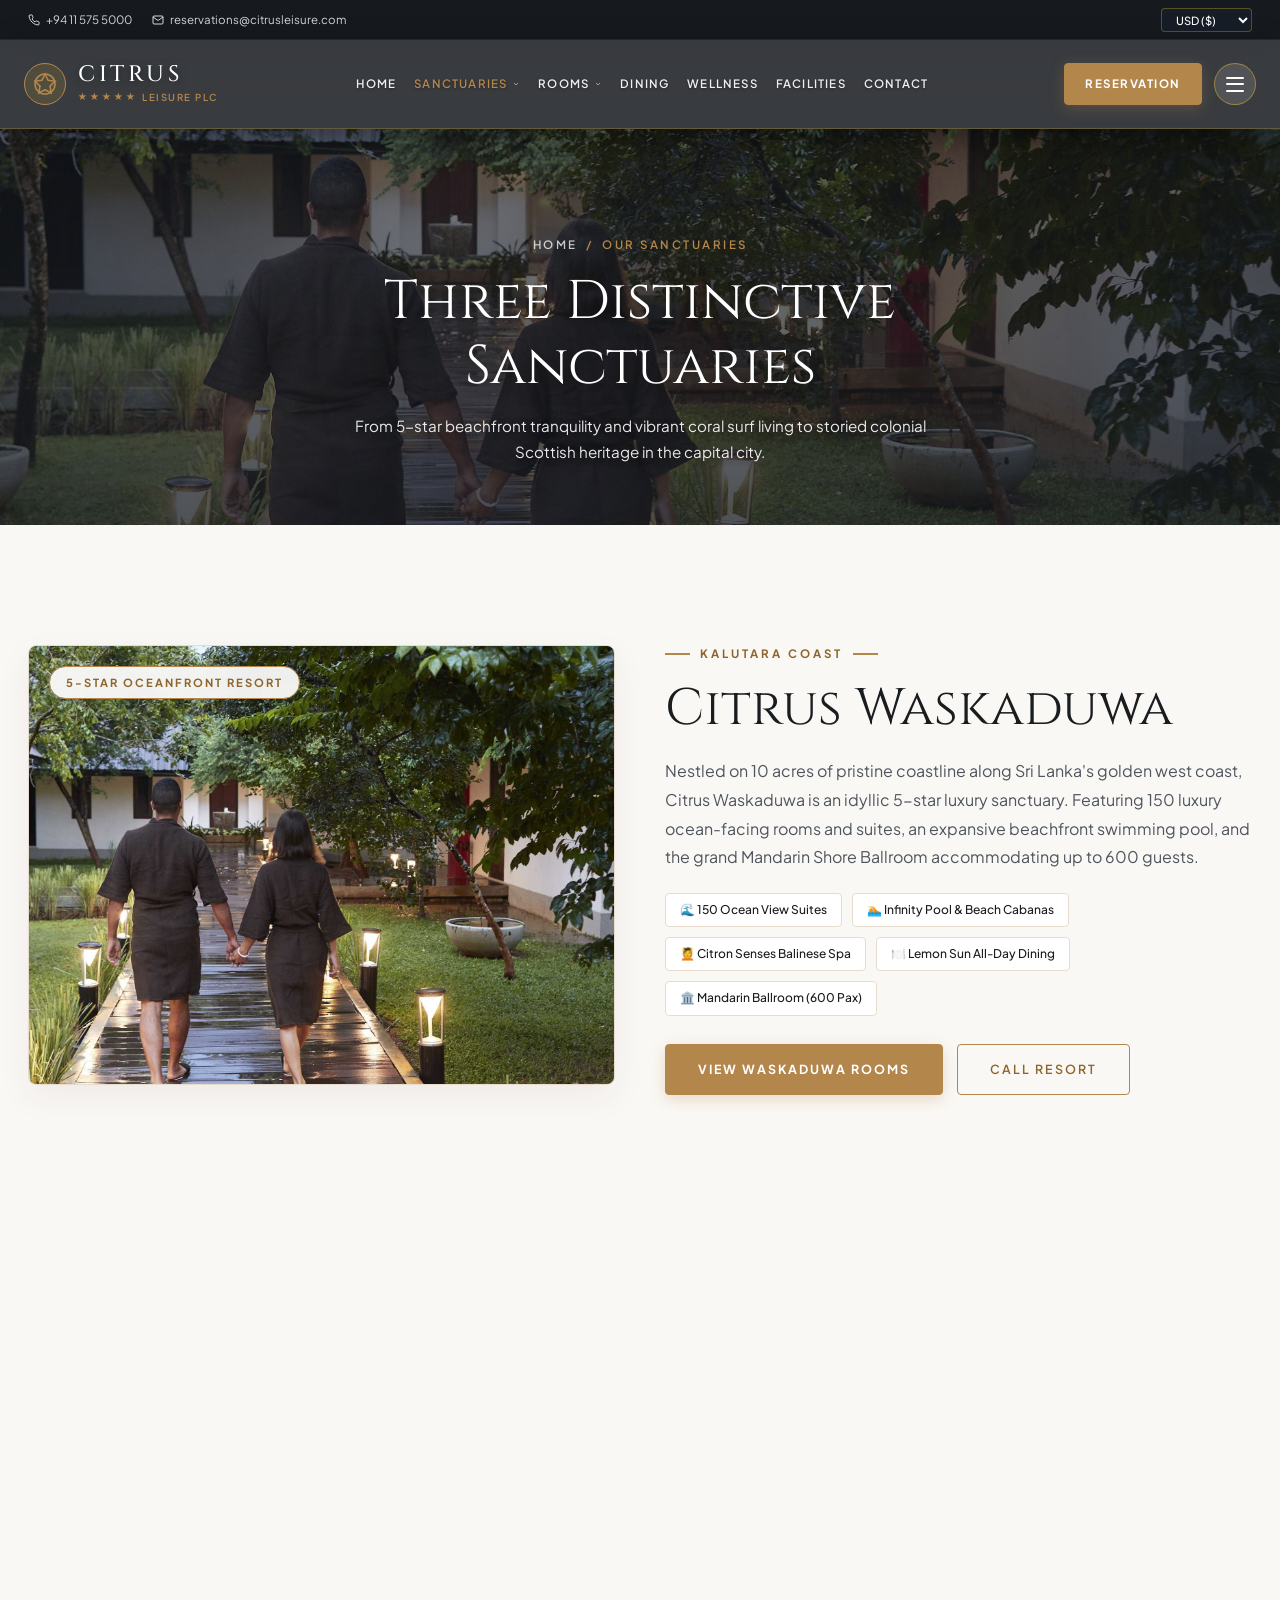
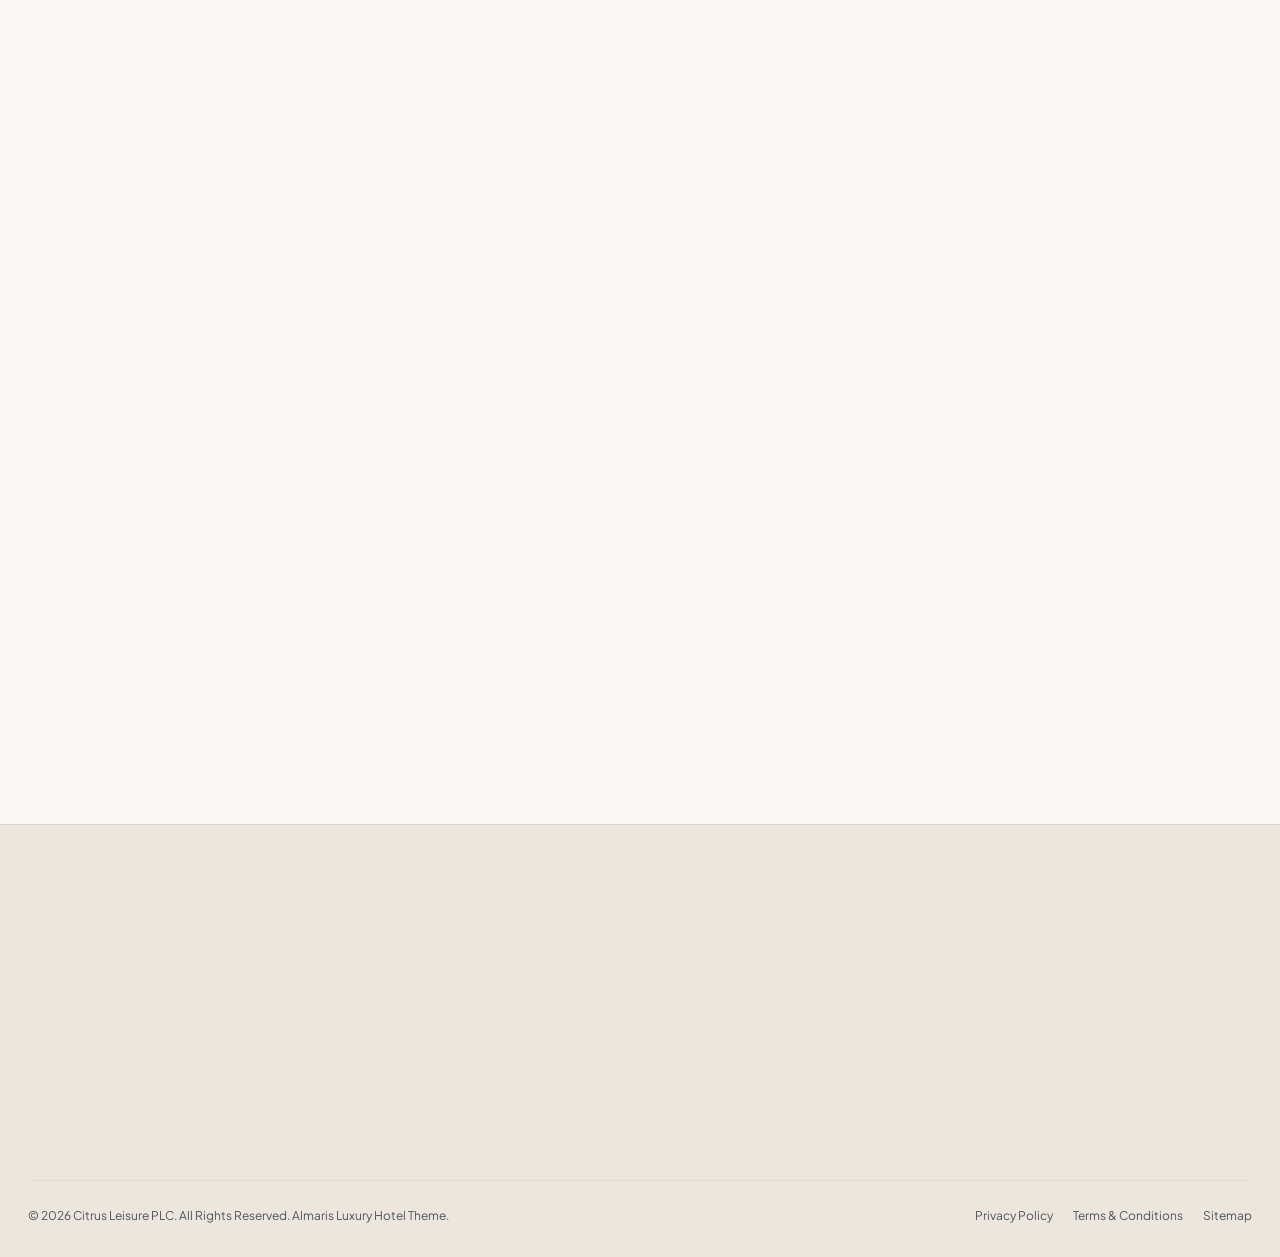
<file: sanctuaries.html>
<!DOCTYPE html>
<html lang="en">
<head>
  <meta charset="UTF-8" />
  <meta name="viewport" content="width=device-width, initial-scale=1.0" />
  <title>Our Sanctuaries — Citrus Leisure PLC | Luxury Resorts Sri Lanka</title>
  <meta name="description" content="Discover Citrus Leisure's three iconic destinations: Citrus Waskaduwa, Citrus Hikkaduwa, and The Steuart Colombo." />

  <!-- Google Fonts: Cinzel, Playfair Display, Plus Jakarta Sans, Cormorant Garamond -->
  <link rel="preconnect" href="https://fonts.googleapis.com" />
  <link rel="preconnect" href="https://fonts.gstatic.com" crossorigin />
  <link href="https://fonts.googleapis.com/css2?family=Cinzel:wght@400;500;600;700&family=Cormorant+Garamond:ital,wght@0,300;0,400;0,600;1,400&family=Playfair+Display:ital,wght@0,400;0,600;1,400&family=Plus+Jakarta+Sans:wght@300;400;500;600;700&display=swap" rel="stylesheet" />

  <!-- Almaris Theme Stylesheet -->
  <link rel="stylesheet" href="css/style.css" />
</head>
<body>

  <!-- Top Bar -->
  <div class="almaris-topbar">
    <div class="container topbar-flex">
      <div class="topbar-contacts">
        <a href="tel:+94115755000" class="topbar-contact-item">
          <svg width="12" height="12" viewBox="0 0 24 24" fill="none" stroke="currentColor" stroke-width="2"><path d="M22 16.92v3a2 2 0 0 1-2.18 2 19.79 19.79 0 0 1-8.63-3.07 19.5 19.5 0 0 1-6-6 19.79 19.79 0 0 1-3.07-8.67A2 2 0 0 1 4.11 2h3a2 2 0 0 1 2 1.72 12.84 12.84 0 0 0 .7 2.81 2 2 0 0 1-.45 2.11L8.09 9.91a16 16 0 0 0 6 6l1.27-1.27a2 2 0 0 1 2.11-.45 12.84 12.84 0 0 0 2.81.7A2 2 0 0 1 22 16.92z"></path></svg>
          <span>+94 11 575 5000</span>
        </a>
        <a href="mailto:reservations@citrusleisure.com" class="topbar-contact-item">
          <svg width="12" height="12" viewBox="0 0 24 24" fill="none" stroke="currentColor" stroke-width="2"><path d="M4 4h16c1.1 0 2 .9 2 2v12c0 1.1-.9 2-2 2H4c-1.1 0-2-.9-2-2V6c0-1.1.9-2 2-2z"></path><polyline points="22,6 12,13 2,6"></polyline></svg>
          <span>reservations@citrusleisure.com</span>
        </a>
      </div>

      <div class="topbar-right">
        <div class="currency-select-box">
          <label for="currencySelector" style="display:none;">Currency</label>
          <select id="currencySelector" aria-label="Currency Selector">
            <option value="USD">USD ($)</option>
            <option value="LKR">LKR (Rs)</option>
            <option value="GBP">GBP (£)</option>
            <option value="EUR">EUR (€)</option>
            <option value="AUD">AUD (A$)</option>
          </select>
        </div>
      </div>
    </div>
  </div>

  <!-- Main Navbar -->
  <header class="almaris-header" id="almarisHeader">
    <div class="container">
      <nav class="almaris-nav">
        <a href="index.html" class="almaris-brand">
          <div class="brand-emblem-icon">
            <svg width="24" height="24" viewBox="0 0 24 24" fill="none" stroke="currentColor" stroke-width="1.6">
              <circle cx="12" cy="12" r="10"></circle>
              <polygon points="12 2 15.09 8.26 22 9.27 17 14.14 18.18 21.02 12 17.77 5.82 21.02 7 14.14 2 9.27 8.91 8.26 12 2"></polygon>
            </svg>
          </div>
          <div class="brand-naming">
            <span class="brand-main-name">CITRUS</span>
            <div class="brand-star-row">
              <span class="star">★</span><span class="star">★</span><span class="star">★</span><span class="star">★</span><span class="star">★</span>
              <span class="sub">LEISURE PLC</span>
            </div>
          </div>
        </a>

        <!-- Desktop Menu Links -->
        <ul class="almaris-menu">
          <li class="menu-item">
            <a href="index.html" class="menu-link">Home</a>
          </li>

          <li class="menu-item active">
            <a href="sanctuaries.html" class="menu-link">
              Sanctuaries
              <svg class="arrow" viewBox="0 0 24 24" fill="none" stroke="currentColor" stroke-width="2.5"><polyline points="6 9 12 15 18 9"></polyline></svg>
            </a>
            <div class="almaris-dropdown">
              <a href="#waskaduwa" class="dropdown-entry">
                <span class="dropdown-entry-title">Citrus Waskaduwa</span>
                <span class="dropdown-entry-desc">5-Star Oceanfront Resort</span>
              </a>
              <a href="#hikkaduwa" class="dropdown-entry">
                <span class="dropdown-entry-title">Citrus Hikkaduwa</span>
                <span class="dropdown-entry-desc">Vibrant Coral & Surf Retreat</span>
              </a>
              <a href="#steuart" class="dropdown-entry">
                <span class="dropdown-entry-title">The Steuart by Citrus</span>
                <span class="dropdown-entry-desc">1835 Scottish Heritage Hotel</span>
              </a>
            </div>
          </li>

          <li class="menu-item">
            <a href="rooms.html" class="menu-link">
              Rooms
              <svg class="arrow" viewBox="0 0 24 24" fill="none" stroke="currentColor" stroke-width="2.5"><polyline points="6 9 12 15 18 9"></polyline></svg>
            </a>
            <div class="almaris-dropdown">
              <a href="rooms.html#waskaduwa" class="dropdown-entry">
                <span class="dropdown-entry-title">Presidential Ocean Suites</span>
                <span class="dropdown-entry-desc">Citrus Waskaduwa</span>
              </a>
              <a href="rooms.html#hikkaduwa" class="dropdown-entry">
                <span class="dropdown-entry-title">Deluxe Sunset Beach Rooms</span>
                <span class="dropdown-entry-desc">Citrus Hikkaduwa</span>
              </a>
              <a href="rooms.html#steuart" class="dropdown-entry">
                <span class="dropdown-entry-title">Edinburgh Scottish Chambers</span>
                <span class="dropdown-entry-desc">The Steuart Colombo</span>
              </a>
            </div>
          </li>

          <li class="menu-item">
            <a href="dining.html" class="menu-link">Dining</a>
          </li>

          <li class="menu-item">
            <a href="wellness.html" class="menu-link">Wellness</a>
          </li>

          <li class="menu-item">
            <a href="index.html#facilities" class="menu-link">Facilities</a>
          </li>

          <li class="menu-item">
            <a href="contact.html" class="menu-link">Contact</a>
          </li>
        </ul>

        <!-- Right Action Buttons -->
        <div class="nav-right-actions">
          <a href="rooms.html" class="btn-almaris btn-almaris-gold">
            <span>Reservation</span>
          </a>

          <button class="sidebar-toggle-btn" id="sidebarOpenBtn" aria-label="Open Luxury Menu">
            <span></span>
            <span></span>
            <span></span>
          </button>
        </div>
      </nav>
    </div>
  </header>

  <!-- Left Luxury Sidebar Drawer -->
  <div class="almaris-sidebar-overlay" id="sidebarOverlay"></div>
  <aside class="almaris-sidebar-drawer" id="sidebarDrawer">
    <div class="sidebar-drawer-header">
      <div class="sidebar-close-icon" id="sidebarCloseBtn">&times;</div>
      <svg class="mandala-crest" viewBox="0 0 100 100" fill="none" stroke="currentColor" stroke-width="1.8">
        <circle cx="50" cy="50" r="46" stroke-dasharray="2 2" />
        <circle cx="50" cy="50" r="38" />
        <circle cx="50" cy="50" r="26" />
        <path d="M50 14 C44 26 56 26 50 38 C44 26 56 26 50 14 Z" fill="currentColor" fill-opacity="0.1" />
        <path d="M50 86 C44 74 56 74 50 62 C44 74 56 74 50 86 Z" fill="currentColor" fill-opacity="0.1" />
        <path d="M14 50 C26 44 26 56 38 50 C26 44 26 56 14 50 Z" fill="currentColor" fill-opacity="0.1" />
        <path d="M86 50 C74 44 74 56 62 50 C74 44 74 56 86 50 Z" fill="currentColor" fill-opacity="0.1" />
        <circle cx="50" cy="50" r="8" fill="currentColor" />
      </svg>
      <span class="sidebar-brand-name">CITRUS</span>
      <div class="sidebar-stars">★ ★ ★ ★ ★</div>
    </div>

    <div class="sidebar-nav-stack">
      <a href="index.html" class="sidebar-nav-item">Home</a>
      <a href="sanctuaries.html" class="sidebar-nav-item">Our Sanctuaries</a>
      <a href="rooms.html" class="sidebar-nav-item">Rooms & Suites</a>
      <a href="rooms.html#bookingBar" class="sidebar-nav-item">Reservation</a>
      <a href="index.html#facilities" class="sidebar-nav-item">Hotel Facilities</a>
      <a href="dining.html" class="sidebar-nav-item">Dining & Lounges</a>
      <a href="wellness.html" class="sidebar-nav-item">Citron Senses Spa</a>
      <a href="contact.html" class="sidebar-nav-item">Contact Us</a>
    </div>

    <div style="text-align: center;">
      <a href="tel:+94115755000" class="sidebar-phone-pill">
        <svg width="14" height="14" viewBox="0 0 24 24" fill="none" stroke="currentColor" stroke-width="2"><path d="M22 16.92v3a2 2 0 0 1-2.18 2 19.79 19.79 0 0 1-8.63-3.07 19.5 19.5 0 0 1-6-6 19.79 19.79 0 0 1-3.07-8.67A2 2 0 0 1 4.11 2h3a2 2 0 0 1 2 1.72 12.84 12.84 0 0 0 .7 2.81 2 2 0 0 1-.45 2.11L8.09 9.91a16 16 0 0 0 6 6l1.27-1.27a2 2 0 0 1 2.11-.45 12.84 12.84 0 0 0 2.81.7A2 2 0 0 1 22 16.92z"></path></svg>
        <span>+94 11 575 5000</span>
      </a>
      <p style="font-size: 0.72rem; color: var(--almaris-text-muted); margin-top: 10px;">Sri Lanka's Premier Luxury Collection</p>
    </div>
  </aside>

  <!-- Subpage Hero Banner -->
  <section class="almaris-sub-hero" style="background-image: url('assets/images/waskaduwa/MG_2499_1920x1080.jpg');">
    <div class="sub-hero-overlay"></div>
    <div class="container sub-hero-content">
      <div class="sub-hero-breadcrumb">
        <a href="index.html">Home</a>
        <span>/</span>
        <span>Our Sanctuaries</span>
      </div>
      <h1 class="sub-hero-title">Three Distinctive Sanctuaries</h1>
      <p class="sub-hero-desc">
        From 5-star beachfront tranquility and vibrant coral surf living to storied colonial Scottish heritage in the capital city.
      </p>
    </div>
  </section>

  <!-- Sanctuaries Showcase -->
  <section class="section-padding">
    <div class="container">

      <!-- Sanctuary 1: Citrus Waskaduwa -->
      <div class="sanctuary-showcase-row" id="waskaduwa">
        <div class="sanctuary-showcase-media">
          <img src="assets/images/waskaduwa/MG_2499_1920x1080.jpg" alt="Citrus Waskaduwa Grounds & Pool" />
          <span class="sanctuary-badge-tag">5-Star Oceanfront Resort</span>
        </div>
        <div class="sanctuary-showcase-info">
          <span class="almaris-sub-badge">KALUTARA COAST</span>
          <h2 class="almaris-heading">Citrus Waskaduwa</h2>
          <p class="almaris-desc">
            Nestled on 10 acres of pristine coastline along Sri Lanka's golden west coast, Citrus Waskaduwa is an idyllic 5-star luxury sanctuary. Featuring 150 luxury ocean-facing rooms and suites, an expansive beachfront swimming pool, and the grand Mandarin Shore Ballroom accommodating up to 600 guests.
          </p>
          <div class="sanctuary-feature-chips">
            <span class="sanctuary-feature-chip">🌊 150 Ocean View Suites</span>
            <span class="sanctuary-feature-chip">🏊 Infinity Pool & Beach Cabanas</span>
            <span class="sanctuary-feature-chip">💆 Citron Senses Balinese Spa</span>
            <span class="sanctuary-feature-chip">🍽️ Lemon Sun All-Day Dining</span>
            <span class="sanctuary-feature-chip">🏛️ Mandarin Ballroom (600 Pax)</span>
          </div>
          <div style="display: flex; gap: 14px; flex-wrap: wrap;">
            <a href="rooms.html" class="btn-almaris btn-almaris-gold">View Waskaduwa Rooms</a>
            <a href="tel:+94347755000" class="btn-almaris btn-almaris-outline">Call Resort</a>
          </div>
        </div>
      </div>

      <!-- Sanctuary 2: Citrus Hikkaduwa -->
      <div class="sanctuary-showcase-row" id="hikkaduwa">
        <div class="sanctuary-showcase-media">
          <img src="assets/images/hikkaduwa/1.jpg" alt="Citrus Hikkaduwa Beachfront" />
          <span class="sanctuary-badge-tag">Coral Reef & Surf Living</span>
        </div>
        <div class="sanctuary-showcase-info">
          <span class="almaris-sub-badge">GALLE SOUTHERN COAST</span>
          <h2 class="almaris-heading">Citrus Hikkaduwa</h2>
          <p class="almaris-desc">
            Immerse yourself in the world-famous coastal rhythm of Hikkaduwa. Just steps away from vibrant coral reefs home to giant sea turtles, prime surfing breaks, and stunning Indian Ocean sunsets. 90 beautifully appointed beach and coral view accommodations with fresh daily seafood at Lemon Fish.
          </p>
          <div class="sanctuary-feature-chips">
            <span class="sanctuary-feature-chip">🐢 Snorkeling with Sea Turtles</span>
            <span class="sanctuary-feature-chip">🏄 Direct Golden Surf Beach Access</span>
            <span class="sanctuary-feature-chip">🍹 Summer Salt Sunset Beach Bar</span>
            <span class="sanctuary-feature-chip">🦞 Lemon Fish Seafood Dining</span>
            <span class="sanctuary-feature-chip">🤿 PADI Diving Expeditions</span>
          </div>
          <div style="display: flex; gap: 14px; flex-wrap: wrap;">
            <a href="rooms.html" class="btn-almaris btn-almaris-gold">View Hikkaduwa Rooms</a>
            <a href="tel:+94917755000" class="btn-almaris btn-almaris-outline">Call Resort</a>
          </div>
        </div>
      </div>

      <!-- Sanctuary 3: The Steuart by Citrus -->
      <div class="sanctuary-showcase-row" id="steuart">
        <div class="sanctuary-showcase-media">
          <img src="assets/images/steuart/The-Steuart-slider-image3.jpg" alt="The Steuart 1835 Heritage Hotel" />
          <span class="sanctuary-badge-tag">1835 Colonial Scottish Boutique</span>
        </div>
        <div class="sanctuary-showcase-info">
          <span class="almaris-sub-badge">COLOMBO 01 FORT</span>
          <h2 class="almaris-heading">The Steuart by Citrus</h2>
          <p class="almaris-desc">
            Step through history into the 1835 headquarters of George Steuart & Co, Ceylon's oldest mercantile establishment. Nestled in Colombo's heritage financial district, The Steuart blends Scottish colonial charm with contemporary 5-star executive luxury, featuring named county suites and the legendary &Co Pub and Kitchen.
          </p>
          <div class="sanctuary-feature-chips">
            <span class="sanctuary-feature-chip">🏴󠁧󠁢󠁳󠁣󠁴󠁿 50 Scottish Heritage Chambers</span>
            <span class="sanctuary-feature-chip">🍻 &Co Pub and Kitchen</span>
            <span class="sanctuary-feature-chip">💼 Executive Boardroom Facilities</span>
            <span class="sanctuary-feature-chip">🥃 Single-Malt Scotch Collection</span>
            <span class="sanctuary-feature-chip">📍 Prime Colombo Fort Location</span>
          </div>
          <div style="display: flex; gap: 14px; flex-wrap: wrap;">
            <a href="rooms.html" class="btn-almaris btn-almaris-gold">View Steuart Chambers</a>
            <a href="tel:+94115575575" class="btn-almaris btn-almaris-outline">Call Hotel</a>
          </div>
        </div>
      </div>

    </div>
  </section>

  <!-- Grand Footer -->
  <footer class="almaris-footer" id="contact">
    <div class="container">
      <div class="footer-top-row">
        <div>
          <div style="display: flex; align-items: center; gap: 10px; margin-bottom: 12px;">
            <span style="font-family: var(--font-heading); font-size: 1.5rem; letter-spacing: 4px; color: var(--almaris-text-dark);">CITRUS</span>
            <div style="color: var(--almaris-gold); font-size: 0.75rem;">★ ★ ★ ★ ★</div>
          </div>
          <p style="font-size: 0.85rem; line-height: 1.7; color: var(--almaris-text-muted); margin-bottom: 20px;">
            Citrus Leisure PLC is a listed Sri Lankan hospitality group operating luxury beachfront resorts and boutique city hotels benchmarked to international 5-star standards.
          </p>
          <p style="font-size: 0.8rem; color: var(--almaris-gold-deep); font-weight: 600;">Head Office: +94 11 575 5000</p>
        </div>

        <div>
          <h4 class="footer-heading">Our Sanctuaries</h4>
          <div class="footer-links-list">
            <a href="#waskaduwa">Citrus Waskaduwa (Kalutara)</a>
            <a href="#hikkaduwa">Citrus Hikkaduwa (Galle Coast)</a>
            <a href="#steuart">The Steuart by Citrus (Colombo Fort)</a>
            <a href="rooms.html">Direct Reservations</a>
          </div>
        </div>

        <div>
          <h4 class="footer-heading">Experiences</h4>
          <div class="footer-links-list">
            <a href="rooms.html">Presidential Suites</a>
            <a href="dining.html">&Co Pub and Kitchen</a>
            <a href="dining.html">Lemon Sun Dining</a>
            <a href="wellness.html">Citron Senses Spa</a>
            <a href="sanctuaries.html">Mandarin Shore Ballroom</a>
          </div>
        </div>

        <div>
          <h4 class="footer-heading">Corporate PLC</h4>
          <div class="footer-links-list">
            <a href="index.html">About Citrus Leisure PLC</a>
            <a href="contact.html">Investor Relations & Reports</a>
            <a href="contact.html">Sustainability & CSR</a>
            <a href="contact.html">Careers at Citrus</a>
            <a href="contact.html">SLTDA Accreditation</a>
          </div>
        </div>
      </div>

      <div style="display: flex; justify-content: space-between; align-items: center; border-top: 1px solid var(--almaris-border); padding-top: 25px; flex-wrap: wrap; gap: 14px; font-size: 0.75rem;">
        <div>© 2026 Citrus Leisure PLC. All Rights Reserved. Almaris Luxury Hotel Theme.</div>
        <div style="display: flex; gap: 20px;">
          <a href="#">Privacy Policy</a>
          <a href="#">Terms & Conditions</a>
          <a href="#">Sitemap</a>
        </div>
      </div>
    </div>
  </footer>

  <script src="js/main.js"></script>
</body>
</html>
</file>
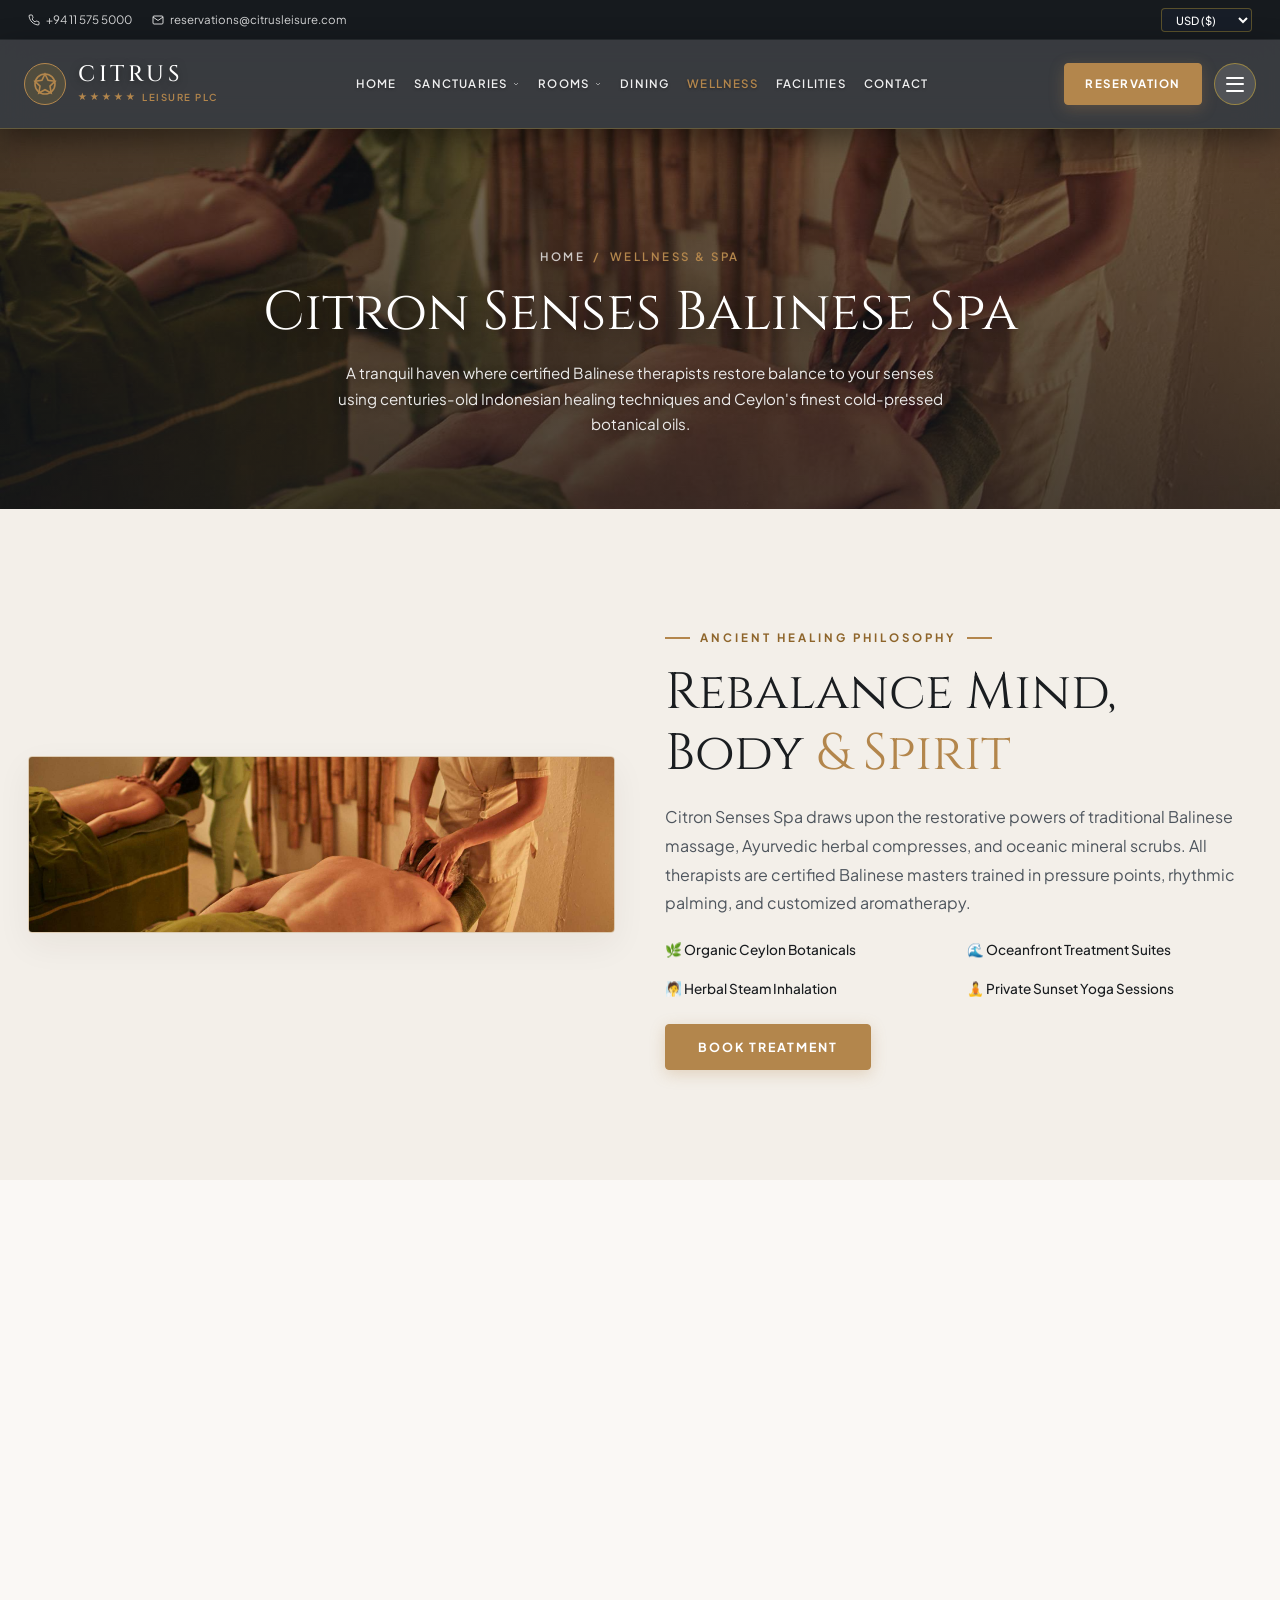
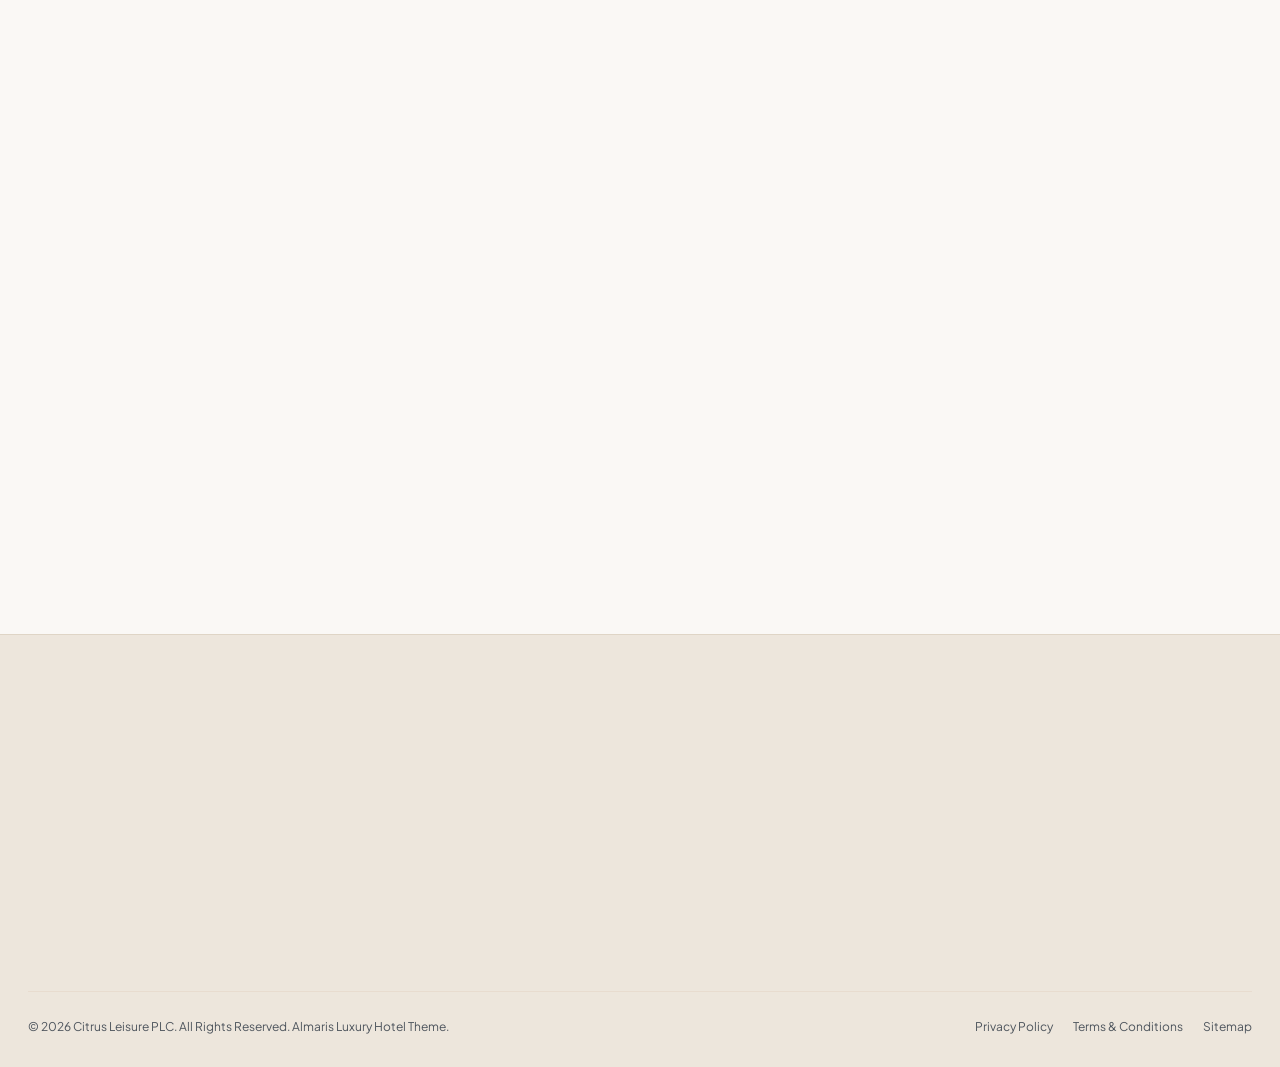
<file: wellness.html>
<!DOCTYPE html>
<html lang="en">
<head>
  <meta charset="UTF-8" />
  <meta name="viewport" content="width=device-width, initial-scale=1.0" />
  <title>Citron Senses Spa — Citrus Leisure PLC | Balinese Wellness Sri Lanka</title>
  <meta name="description" content="Immerse in holistic Balinese therapies, herbal compresses, and oceanfront treatments at Citron Senses Spa." />

  <!-- Google Fonts: Cinzel, Playfair Display, Plus Jakarta Sans, Cormorant Garamond -->
  <link rel="preconnect" href="https://fonts.googleapis.com" />
  <link rel="preconnect" href="https://fonts.gstatic.com" crossorigin />
  <link href="https://fonts.googleapis.com/css2?family=Cinzel:wght@400;500;600;700&family=Cormorant+Garamond:ital,wght@0,300;0,400;0,600;1,400&family=Playfair+Display:ital,wght@0,400;0,600;1,400&family=Plus+Jakarta+Sans:wght@300;400;500;600;700&display=swap" rel="stylesheet" />

  <!-- Almaris Theme Stylesheet -->
  <link rel="stylesheet" href="css/style.css" />
</head>
<body>

  <!-- Top Bar -->
  <div class="almaris-topbar">
    <div class="container topbar-flex">
      <div class="topbar-contacts">
        <a href="tel:+94115755000" class="topbar-contact-item">
          <svg width="12" height="12" viewBox="0 0 24 24" fill="none" stroke="currentColor" stroke-width="2"><path d="M22 16.92v3a2 2 0 0 1-2.18 2 19.79 19.79 0 0 1-8.63-3.07 19.5 19.5 0 0 1-6-6 19.79 19.79 0 0 1-3.07-8.67A2 2 0 0 1 4.11 2h3a2 2 0 0 1 2 1.72 12.84 12.84 0 0 0 .7 2.81 2 2 0 0 1-.45 2.11L8.09 9.91a16 16 0 0 0 6 6l1.27-1.27a2 2 0 0 1 2.11-.45 12.84 12.84 0 0 0 2.81.7A2 2 0 0 1 22 16.92z"></path></svg>
          <span>+94 11 575 5000</span>
        </a>
        <a href="mailto:reservations@citrusleisure.com" class="topbar-contact-item">
          <svg width="12" height="12" viewBox="0 0 24 24" fill="none" stroke="currentColor" stroke-width="2"><path d="M4 4h16c1.1 0 2 .9 2 2v12c0 1.1-.9 2-2 2H4c-1.1 0-2-.9-2-2V6c0-1.1.9-2 2-2z"></path><polyline points="22,6 12,13 2,6"></polyline></svg>
          <span>reservations@citrusleisure.com</span>
        </a>
      </div>

      <div class="topbar-right">
        <div class="currency-select-box">
          <label for="currencySelector" style="display:none;">Currency</label>
          <select id="currencySelector" aria-label="Currency Selector">
            <option value="USD">USD ($)</option>
            <option value="LKR">LKR (Rs)</option>
            <option value="GBP">GBP (£)</option>
            <option value="EUR">EUR (€)</option>
            <option value="AUD">AUD (A$)</option>
          </select>
        </div>
      </div>
    </div>
  </div>

  <!-- Main Navbar -->
  <header class="almaris-header" id="almarisHeader">
    <div class="container">
      <nav class="almaris-nav">
        <a href="index.html" class="almaris-brand">
          <div class="brand-emblem-icon">
            <svg width="24" height="24" viewBox="0 0 24 24" fill="none" stroke="currentColor" stroke-width="1.6">
              <circle cx="12" cy="12" r="10"></circle>
              <polygon points="12 2 15.09 8.26 22 9.27 17 14.14 18.18 21.02 12 17.77 5.82 21.02 7 14.14 2 9.27 8.91 8.26 12 2"></polygon>
            </svg>
          </div>
          <div class="brand-naming">
            <span class="brand-main-name">CITRUS</span>
            <div class="brand-star-row">
              <span class="star">★</span><span class="star">★</span><span class="star">★</span><span class="star">★</span><span class="star">★</span>
              <span class="sub">LEISURE PLC</span>
            </div>
          </div>
        </a>

        <!-- Desktop Menu Links -->
        <ul class="almaris-menu">
          <li class="menu-item">
            <a href="index.html" class="menu-link">Home</a>
          </li>

          <li class="menu-item">
            <a href="sanctuaries.html" class="menu-link">
              Sanctuaries
              <svg class="arrow" viewBox="0 0 24 24" fill="none" stroke="currentColor" stroke-width="2.5"><polyline points="6 9 12 15 18 9"></polyline></svg>
            </a>
            <div class="almaris-dropdown">
              <a href="sanctuaries.html#waskaduwa" class="dropdown-entry">
                <span class="dropdown-entry-title">Citrus Waskaduwa</span>
                <span class="dropdown-entry-desc">5-Star Oceanfront Resort</span>
              </a>
              <a href="sanctuaries.html#hikkaduwa" class="dropdown-entry">
                <span class="dropdown-entry-title">Citrus Hikkaduwa</span>
                <span class="dropdown-entry-desc">Vibrant Coral & Surf Retreat</span>
              </a>
              <a href="sanctuaries.html#steuart" class="dropdown-entry">
                <span class="dropdown-entry-title">The Steuart by Citrus</span>
                <span class="dropdown-entry-desc">1835 Scottish Heritage Hotel</span>
              </a>
            </div>
          </li>

          <li class="menu-item">
            <a href="rooms.html" class="menu-link">
              Rooms
              <svg class="arrow" viewBox="0 0 24 24" fill="none" stroke="currentColor" stroke-width="2.5"><polyline points="6 9 12 15 18 9"></polyline></svg>
            </a>
            <div class="almaris-dropdown">
              <a href="rooms.html#waskaduwa" class="dropdown-entry">
                <span class="dropdown-entry-title">Presidential Ocean Suites</span>
                <span class="dropdown-entry-desc">Citrus Waskaduwa</span>
              </a>
              <a href="rooms.html#hikkaduwa" class="dropdown-entry">
                <span class="dropdown-entry-title">Deluxe Sunset Beach Rooms</span>
                <span class="dropdown-entry-desc">Citrus Hikkaduwa</span>
              </a>
              <a href="rooms.html#steuart" class="dropdown-entry">
                <span class="dropdown-entry-title">Edinburgh Scottish Chambers</span>
                <span class="dropdown-entry-desc">The Steuart Colombo</span>
              </a>
            </div>
          </li>

          <li class="menu-item">
            <a href="dining.html" class="menu-link">Dining</a>
          </li>

          <li class="menu-item active">
            <a href="wellness.html" class="menu-link">Wellness</a>
          </li>

          <li class="menu-item">
            <a href="index.html#facilities" class="menu-link">Facilities</a>
          </li>

          <li class="menu-item">
            <a href="contact.html" class="menu-link">Contact</a>
          </li>
        </ul>

        <!-- Right Action Buttons -->
        <div class="nav-right-actions">
          <a href="rooms.html" class="btn-almaris btn-almaris-gold">
            <span>Reservation</span>
          </a>

          <button class="sidebar-toggle-btn" id="sidebarOpenBtn" aria-label="Open Luxury Menu">
            <span></span>
            <span></span>
            <span></span>
          </button>
        </div>
      </nav>
    </div>
  </header>

  <!-- Left Luxury Sidebar Drawer -->
  <div class="almaris-sidebar-overlay" id="sidebarOverlay"></div>
  <aside class="almaris-sidebar-drawer" id="sidebarDrawer">
    <div class="sidebar-drawer-header">
      <div class="sidebar-close-icon" id="sidebarCloseBtn">&times;</div>
      <svg class="mandala-crest" viewBox="0 0 100 100" fill="none" stroke="currentColor" stroke-width="1.8">
        <circle cx="50" cy="50" r="46" stroke-dasharray="2 2" />
        <circle cx="50" cy="50" r="38" />
        <circle cx="50" cy="50" r="26" />
        <path d="M50 14 C44 26 56 26 50 38 C44 26 56 26 50 14 Z" fill="currentColor" fill-opacity="0.1" />
        <path d="M50 86 C44 74 56 74 50 62 C44 74 56 74 50 86 Z" fill="currentColor" fill-opacity="0.1" />
        <path d="M14 50 C26 44 26 56 38 50 C26 44 26 56 14 50 Z" fill="currentColor" fill-opacity="0.1" />
        <path d="M86 50 C74 44 74 56 62 50 C74 44 74 56 86 50 Z" fill="currentColor" fill-opacity="0.1" />
        <circle cx="50" cy="50" r="8" fill="currentColor" />
      </svg>
      <span class="sidebar-brand-name">CITRUS</span>
      <div class="sidebar-stars">★ ★ ★ ★ ★</div>
    </div>

    <div class="sidebar-nav-stack">
      <a href="index.html" class="sidebar-nav-item">Home</a>
      <a href="sanctuaries.html" class="sidebar-nav-item">Our Sanctuaries</a>
      <a href="rooms.html" class="sidebar-nav-item">Rooms & Suites</a>
      <a href="rooms.html#bookingBar" class="sidebar-nav-item">Reservation</a>
      <a href="index.html#facilities" class="sidebar-nav-item">Hotel Facilities</a>
      <a href="dining.html" class="sidebar-nav-item">Dining & Lounges</a>
      <a href="wellness.html" class="sidebar-nav-item">Citron Senses Spa</a>
      <a href="contact.html" class="sidebar-nav-item">Contact Us</a>
    </div>

    <div style="text-align: center;">
      <a href="tel:+94115755000" class="sidebar-phone-pill">
        <svg width="14" height="14" viewBox="0 0 24 24" fill="none" stroke="currentColor" stroke-width="2"><path d="M22 16.92v3a2 2 0 0 1-2.18 2 19.79 19.79 0 0 1-8.63-3.07 19.5 19.5 0 0 1-6-6 19.79 19.79 0 0 1-3.07-8.67A2 2 0 0 1 4.11 2h3a2 2 0 0 1 2 1.72 12.84 12.84 0 0 0 .7 2.81 2 2 0 0 1-.45 2.11L8.09 9.91a16 16 0 0 0 6 6l1.27-1.27a2 2 0 0 1 2.11-.45 12.84 12.84 0 0 0 2.81.7A2 2 0 0 1 22 16.92z"></path></svg>
        <span>+94 11 575 5000</span>
      </a>
      <p style="font-size: 0.72rem; color: var(--almaris-text-muted); margin-top: 10px;">Sri Lanka's Premier Luxury Collection</p>
    </div>
  </aside>

  <!-- Subpage Hero Banner -->
  <section class="almaris-sub-hero" style="background-image: url('assets/images/hikkaduwa/spa.jpg');">
    <div class="sub-hero-overlay"></div>
    <div class="container sub-hero-content">
      <div class="sub-hero-breadcrumb">
        <a href="index.html">Home</a>
        <span>/</span>
        <span>Wellness & Spa</span>
      </div>
      <h1 class="sub-hero-title">Citron Senses Balinese Spa</h1>
      <p class="sub-hero-desc">
        A tranquil haven where certified Balinese therapists restore balance to your senses using centuries-old Indonesian healing techniques and Ceylon's finest cold-pressed botanical oils.
      </p>
    </div>
  </section>

  <!-- Overview Section -->
  <section class="section-padding" style="background: var(--almaris-bg-subtle);">
    <div class="container">
      <div style="display: grid; grid-template-columns: 1fr 1fr; gap: 50px; align-items: center;">
        <div style="border-radius: var(--radius-sm); overflow: hidden; border: 1px solid var(--almaris-gold-border); box-shadow: var(--shadow-card);">
          <img src="assets/images/hikkaduwa/spa.jpg" alt="Balinese Spa Cabana" style="width: 100%; height: 100%; object-fit: cover;" />
        </div>
        <div>
          <span class="almaris-sub-badge">ANCIENT HEALING PHILOSOPHY</span>
          <h2 class="almaris-heading">Rebalance Mind, Body <span class="gold-text">& Spirit</span></h2>
          <p class="almaris-desc" style="margin-bottom: 20px;">
            Citron Senses Spa draws upon the restorative powers of traditional Balinese massage, Ayurvedic herbal compresses, and oceanic mineral scrubs. All therapists are certified Balinese masters trained in pressure points, rhythmic palming, and customized aromatherapy.
          </p>
          <div style="display: grid; grid-template-columns: 1fr 1fr; gap: 16px; margin-bottom: 24px; font-size: 0.85rem; color: var(--almaris-text-dark); font-weight: 500;">
            <div>🌿 Organic Ceylon Botanicals</div>
            <div>🌊 Oceanfront Treatment Suites</div>
            <div>🧖 Herbal Steam Inhalation</div>
            <div>🧘 Private Sunset Yoga Sessions</div>
          </div>
          <button class="btn-almaris btn-almaris-gold" onclick="openDiningModal('Signature Spa Ritual', 'Citron Senses Spa')">Book Treatment</button>
        </div>
      </div>
    </div>
  </section>

  <!-- Spa Rituals Menu -->
  <section class="section-padding">
    <div class="container">
      <div class="text-center" style="margin-bottom: 30px;">
        <span class="almaris-sub-badge">TREATMENT MENU</span>
        <h2 class="almaris-heading">Signature Wellness <span class="gold-text">Rituals</span></h2>
        <p class="almaris-desc mx-auto">
          Each treatment is tailored to your physical constitution and lifestyle preferences using cold-pressed oils.
        </p>
      </div>

      <div class="spa-rituals-grid">
        <!-- Ritual 1 -->
        <div class="spa-ritual-card">
          <div>
            <h3 class="spa-ritual-title">Traditional Balinese Massage</h3>
            <span class="spa-ritual-duration">60 Mins / 90 Mins</span>
            <p class="spa-ritual-desc">
              Gentle stretching, acupressure, reflexology, and long rhythmic strokes using warm organic virgin coconut oil to release chronic muscle tension and promote deep tranquility.
            </p>
          </div>
          <div class="spa-ritual-price" data-usd="75">$75</div>
        </div>

        <!-- Ritual 2 -->
        <div class="spa-ritual-card">
          <div>
            <h3 class="spa-ritual-title">Ceylon Herbal Compress Therapy</h3>
            <span class="spa-ritual-duration">90 Mins</span>
            <p class="spa-ritual-desc">
              Steamed muslin boluses packed with Ceylon lemongrass, turmeric, ginger, and camphor applied with warmth along spinal meridians to ease aches and boost lymphatic flow.
            </p>
          </div>
          <div class="spa-ritual-price" data-usd="110">$110</div>
        </div>

        <!-- Ritual 3 -->
        <div class="spa-ritual-card">
          <div>
            <h3 class="spa-ritual-title">Ocean Marine Salt Scrub & Polish</h3>
            <span class="spa-ritual-duration">60 Mins</span>
            <p class="spa-ritual-desc">
              Natural hand-harvested Indian Ocean sea salts infused with wild lime, mint, and sweet almond oil to polish away dull skin cells, revealing silky, revitalized skin.
            </p>
          </div>
          <div class="spa-ritual-price" data-usd="70">$70</div>
        </div>

        <!-- Ritual 4 -->
        <div class="spa-ritual-card">
          <div>
            <h3 class="spa-ritual-title">Balinese Reflexology & Foot Therapy</h3>
            <span class="spa-ritual-duration">45 Mins</span>
            <p class="spa-ritual-desc">
              Specialized pressure point stimulation targeting the reflex zones of the feet, paired with a peppermint foot soak and botanical cooling balm.
            </p>
          </div>
          <div class="spa-ritual-price" data-usd="55">$55</div>
        </div>

        <!-- Ritual 5 -->
        <div class="spa-ritual-card">
          <div>
            <h3 class="spa-ritual-title">Couples Sunset Beachfront Cabana Ritual</h3>
            <span class="spa-ritual-duration">120 Mins</span>
            <p class="spa-ritual-desc">
              Side-by-side Balinese massages in an open-air beachfront cabana, followed by a botanical body scrub, fresh coconut water, and a glass of champagne.
            </p>
          </div>
          <div class="spa-ritual-price" data-usd="190">$190</div>
        </div>

        <!-- Ritual 6 -->
        <div class="spa-ritual-card">
          <div>
            <h3 class="spa-ritual-title">Rejuvenating Honey & Aloe Facial</h3>
            <span class="spa-ritual-duration">60 Mins</span>
            <p class="spa-ritual-desc">
              Gentle cleansing with organic Ceylon bee honey and chilled aloe vera gel to soothe sun-drenched skin, reduce inflammation, and restore natural luminosity.
            </p>
          </div>
          <div class="spa-ritual-price" data-usd="65">$65</div>
        </div>
      </div>
    </div>
  </section>

  <!-- Grand Footer -->
  <footer class="almaris-footer" id="contact">
    <div class="container">
      <div class="footer-top-row">
        <div>
          <div style="display: flex; align-items: center; gap: 10px; margin-bottom: 12px;">
            <span style="font-family: var(--font-heading); font-size: 1.5rem; letter-spacing: 4px; color: var(--almaris-text-dark);">CITRUS</span>
            <div style="color: var(--almaris-gold); font-size: 0.75rem;">★ ★ ★ ★ ★</div>
          </div>
          <p style="font-size: 0.85rem; line-height: 1.7; color: var(--almaris-text-muted); margin-bottom: 20px;">
            Citrus Leisure PLC is a listed Sri Lankan hospitality group operating luxury beachfront resorts and boutique city hotels benchmarked to international 5-star standards.
          </p>
          <p style="font-size: 0.8rem; color: var(--almaris-gold-deep); font-weight: 600;">Head Office: +94 11 575 5000</p>
        </div>

        <div>
          <h4 class="footer-heading">Our Sanctuaries</h4>
          <div class="footer-links-list">
            <a href="sanctuaries.html#waskaduwa">Citrus Waskaduwa (Kalutara)</a>
            <a href="sanctuaries.html#hikkaduwa">Citrus Hikkaduwa (Galle Coast)</a>
            <a href="sanctuaries.html#steuart">The Steuart by Citrus (Colombo Fort)</a>
            <a href="rooms.html">Direct Reservations</a>
          </div>
        </div>

        <div>
          <h4 class="footer-heading">Experiences</h4>
          <div class="footer-links-list">
            <a href="rooms.html">Presidential Suites</a>
            <a href="dining.html">&Co Pub and Kitchen</a>
            <a href="dining.html">Lemon Sun Dining</a>
            <a href="wellness.html">Citron Senses Spa</a>
            <a href="sanctuaries.html">Mandarin Shore Ballroom</a>
          </div>
        </div>

        <div>
          <h4 class="footer-heading">Corporate PLC</h4>
          <div class="footer-links-list">
            <a href="index.html">About Citrus Leisure PLC</a>
            <a href="contact.html">Investor Relations & Reports</a>
            <a href="contact.html">Sustainability & CSR</a>
            <a href="contact.html">Careers at Citrus</a>
            <a href="contact.html">SLTDA Accreditation</a>
          </div>
        </div>
      </div>

      <div style="display: flex; justify-content: space-between; align-items: center; border-top: 1px solid var(--almaris-border); padding-top: 25px; flex-wrap: wrap; gap: 14px; font-size: 0.75rem;">
        <div>© 2026 Citrus Leisure PLC. All Rights Reserved. Almaris Luxury Hotel Theme.</div>
        <div style="display: flex; gap: 20px;">
          <a href="#">Privacy Policy</a>
          <a href="#">Terms & Conditions</a>
          <a href="#">Sitemap</a>
        </div>
      </div>
    </div>
  </footer>

  <!-- Booking Modal -->
  <div class="almaris-sidebar-overlay" id="bookingModalOverlay">
    <div class="almaris-modal-card">
      <button class="almaris-modal-close" onclick="closeModal()">&times;</button>
      <h3 class="almaris-modal-title" id="modalRoomTitle">Reserve Ritual</h3>
      <p style="font-size: 0.85rem; color: var(--almaris-gold-deep); margin-bottom: 20px; font-weight: 600;" id="modalHotelSub">Citron Senses Balinese Spa</p>
      
      <div class="almaris-modal-perks">
        <div>💆 Certified Balinese Master Therapist</div>
        <div>🌿 Complimentary Herbal Steam Session</div>
        <div>🍵 Organic Ceylon Ginger Infusion Tea</div>
      </div>

      <button class="btn-almaris btn-almaris-gold" style="width: 100%;" onclick="confirmBooking()">Confirm Spa Booking</button>
    </div>
  </div>

  <script src="js/main.js"></script>
</body>
</html>
</file>
<file: css/style.css>
/* ==========================================================================
   CITRUS LEISURE PLC — ALMARIS LUXURY HOTEL & RESORT THEME
   Inspired by: Almaris Luxury Hotel Template (Designesia)
   Colors: Obsidian Night, Rich Champagne Gold, Warm Alabaster, Ocean Teal
   Signatures: Glowing Golden Arch, Dual-Arched Image Frames, Left Mandala Drawer
   ========================================================================== */

/* --- CSS Variables & Design Tokens (Luxury Light Theme) --- */
:root {
  /* Almaris Signature Light Palette */
  --almaris-bg: #FAF8F5;              /* Warm Alabaster Cream */
  --almaris-bg-subtle: #F3EFE9;       /* Soft Linen/Stone */
  --almaris-bg-warm: #EFE8DE;         /* Warm Sand Tint */
  --almaris-card: #FFFFFF;            /* Pure Crisp Luxury White */
  --almaris-border: #E8DCCF;          /* Subtle warm champagne border */
  --almaris-border-light: rgba(179, 134, 76, 0.16);

  /* Champagne Bronze Gold (High Contrast & Radiance) */
  --almaris-gold: #B3864C;            /* Warm Champagne Bronze Gold */
  --almaris-gold-deep: #8E652B;       /* Deep readable gold */
  --almaris-gold-bright: #C99A5B;     /* Radiant Gold */
  --almaris-gold-hover: #966C35;
  --almaris-gold-light: rgba(179, 134, 76, 0.09);
  --almaris-gold-glow: rgba(179, 134, 76, 0.22);
  --almaris-gold-border: rgba(179, 134, 76, 0.35);

  /* Ocean Teal Accent */
  --almaris-teal: #0D7D8B;
  --almaris-teal-dark: #095964;
  --almaris-sand: #F7F1E7;
  --almaris-sand-warm: #EFE4D4;

  /* Typography Colors */
  --almaris-text-dark: #1A1D20;       /* Deep Charcoal Espresso */
  --almaris-text-body: #4E555D;       /* Luxurious readable neutral */
  --almaris-text-muted: #737B85;      /* Subtitle & captions */
  --almaris-text-light: #FFFFFF;      /* For solid buttons & badges */

  /* Typography */
  --font-heading: 'Cinzel', 'Playfair Display', Georgia, serif;
  --font-serif: 'Playfair Display', Georgia, serif;
  --font-script: 'Cormorant Garamond', Georgia, serif;
  --font-body: 'Plus Jakarta Sans', -apple-system, BlinkMacSystemFont, sans-serif;

  /* Layout */
  --container-max: 1360px;
  --header-height: 88px;
  --topbar-height: 40px;
  --radius-sm: 4px;
  --radius-md: 8px;
  --radius-arch: 140px 140px 0 0;
  --radius-pill: 9999px;

  /* Shadows */
  --shadow-sm: 0 4px 16px rgba(45, 30, 15, 0.04);
  --shadow-card: 0 12px 35px rgba(45, 30, 15, 0.06);
  --shadow-hover: 0 20px 45px rgba(45, 30, 15, 0.12);
  --shadow-gold-glow: 0 0 35px rgba(179, 134, 76, 0.22);
}

/* ==========================================================================
   RESET & FOUNDATIONS
   ========================================================================== */
*, *::before, *::after {
  box-sizing: border-box;
  margin: 0;
  padding: 0;
}

html {
  scroll-behavior: smooth;
  font-size: 16px;
  -webkit-font-smoothing: antialiased;
  overflow-x: hidden;
  max-width: 100vw;
  width: 100%;
}

body {
  font-family: var(--font-body);
  color: var(--almaris-text-body);
  background-color: var(--almaris-bg);
  line-height: 1.7;
  overflow-x: hidden;
  max-width: 100vw;
  width: 100%;
}

/* Custom Scrollbar */
::-webkit-scrollbar {
  width: 7px;
}
::-webkit-scrollbar-track {
  background: var(--almaris-bg);
}
::-webkit-scrollbar-thumb {
  background: #D8CCBD;
  border-radius: var(--radius-pill);
}
::-webkit-scrollbar-thumb:hover {
  background: var(--almaris-gold);
}

::selection {
  background: var(--almaris-gold);
  color: #FFFFFF;
}

img {
  max-width: 100%;
  height: auto;
  display: block;
}

a {
  color: inherit;
  text-decoration: none;
  transition: all 0.3s ease;
}

button, input, select, textarea {
  font-family: inherit;
  font-size: inherit;
  color: inherit;
}

button {
  cursor: pointer;
  border: none;
  background: none;
  transition: all 0.3s ease;
}

ul, ol {
  list-style: none;
}

.container {
  width: 100%;
  max-width: var(--container-max);
  margin-left: auto;
  margin-right: auto;
  padding-left: 28px;
  padding-right: 28px;
}

.section-padding {
  padding-top: 110px;
  padding-bottom: 110px;
}

/* Section Headings */
.almaris-sub-badge {
  display: inline-flex;
  align-items: center;
  gap: 10px;
  font-size: 0.72rem;
  font-weight: 700;
  letter-spacing: 3px;
  text-transform: uppercase;
  color: var(--almaris-gold-deep);
  margin-bottom: 14px;
}

.almaris-sub-badge::before,
.almaris-sub-badge::after {
  content: '';
  display: inline-block;
  width: 25px;
  height: 1.5px;
  background-color: var(--almaris-gold);
}

.almaris-heading {
  font-family: var(--font-heading);
  font-size: clamp(2.2rem, 4vw, 3.2rem);
  font-weight: 400;
  color: var(--almaris-text-dark);
  line-height: 1.2;
  margin-bottom: 18px;
}

.almaris-heading.light-theme {
  color: var(--almaris-text-dark);
}

.almaris-heading span.gold-text {
  color: var(--almaris-gold);
}

.almaris-desc {
  font-size: 1rem;
  color: var(--almaris-text-body);
  line-height: 1.8;
  max-width: 650px;
}

.almaris-desc.light-theme {
  color: var(--almaris-text-body);
}

.text-center {
  text-align: center;
}

.mx-auto {
  margin-left: auto;
  margin-right: auto;
}

/* Five Gold Stars */
.five-stars {
  display: flex;
  gap: 4px;
  color: var(--almaris-gold);
  font-size: 0.85rem;
  letter-spacing: 2px;
}

/* ==========================================================================
   ALMARIS LUXURY BUTTONS
   ========================================================================== */
.btn-almaris {
  display: inline-flex;
  align-items: center;
  justify-content: center;
  gap: 10px;
  padding: 14px 32px;
  font-size: 0.78rem;
  font-weight: 600;
  letter-spacing: 2px;
  text-transform: uppercase;
  border-radius: var(--radius-sm);
  transition: all 0.35s ease;
  position: relative;
  overflow: hidden;
}

/* Gold Solid Button */
.btn-almaris-gold {
  background: var(--almaris-gold);
  color: #FFFFFF;
  font-weight: 700;
  border: 1px solid var(--almaris-gold);
  box-shadow: 0 4px 15px rgba(179, 134, 76, 0.28);
}

.btn-almaris-gold:hover {
  background: var(--almaris-text-dark);
  border-color: var(--almaris-text-dark);
  color: #FFFFFF;
  transform: translateY(-2px);
  box-shadow: 0 8px 25px rgba(0, 0, 0, 0.15);
}

/* Outline Gold Button */
.btn-almaris-outline {
  background: transparent;
  color: var(--almaris-gold-deep);
  border: 1px solid var(--almaris-gold);
  font-weight: 600;
}

.btn-almaris-outline:hover {
  background: var(--almaris-gold);
  color: #FFFFFF;
  transform: translateY(-2px);
  box-shadow: 0 6px 20px rgba(179, 134, 76, 0.25);
}

/* Cyan/Teal Ocean Button (from Screenshot 4) */
.btn-almaris-teal {
  background: #0D7D8B;
  color: #FFFFFF;
  font-weight: 700;
  border: 1px solid #0D7D8B;
}

.btn-almaris-teal:hover {
  background: #095964;
  transform: translateY(-2px);
}

/* ==========================================================================
   TOP BAR & HEADER
   ========================================================================== */
.almaris-topbar {
  background: rgba(10, 14, 20, 0.95);
  border-bottom: 1px solid rgba(255, 255, 255, 0.08);
  height: var(--topbar-height);
  font-size: 0.72rem;
  color: rgba(255, 255, 255, 0.78);
  transition: transform 0.45s cubic-bezier(0.16, 1, 0.3, 1), opacity 0.4s ease;
}

.topbar-flex {
  display: flex;
  align-items: center;
  justify-content: space-between;
  height: 100%;
}

.topbar-contacts {
  display: flex;
  align-items: center;
  gap: 20px;
}

.topbar-contact-item {
  display: flex;
  align-items: center;
  gap: 6px;
  color: rgba(255, 255, 255, 0.82);
}

.topbar-contact-item:hover {
  color: var(--almaris-gold);
}

.topbar-right {
  display: flex;
  align-items: center;
  gap: 18px;
}

.currency-select-box select {
  background: rgba(24, 30, 40, 0.9);
  border: 1px solid rgba(212, 175, 55, 0.35);
  color: #FFFFFF;
  padding: 3px 10px;
  border-radius: var(--radius-sm);
  font-size: 0.7rem;
  font-weight: 500;
  outline: none;
  cursor: pointer;
}

.currency-select-box select option {
  background: #141820;
  color: #FFFFFF;
}

/* Main Navbar — Luxury Dark Glassmorphism */
.almaris-header {
  position: sticky;
  top: 0;
  left: 0;
  width: 100%;
  z-index: 1000;
  background: rgba(14, 18, 24, 0.82);
  backdrop-filter: blur(20px) saturate(140%);
  -webkit-backdrop-filter: blur(20px) saturate(140%);
  border-bottom: 1px solid rgba(212, 175, 55, 0.28);
  box-shadow: 0 10px 30px rgba(0, 0, 0, 0.45);
  transition: transform 0.45s cubic-bezier(0.16, 1, 0.3, 1), opacity 0.4s ease, background 0.35s ease, box-shadow 0.35s ease, border-color 0.35s ease;
  will-change: transform, opacity;
}

.almaris-header .container {
  max-width: 1540px;
  padding-left: 24px;
  padding-right: 24px;
}

.almaris-header.scrolled {
  background: rgba(10, 14, 20, 0.94);
  border-bottom: 1px solid rgba(212, 175, 55, 0.4);
  box-shadow: 0 14px 40px rgba(0, 0, 0, 0.6);
}

.almaris-header.nav-hidden {
  transform: translateY(-100%);
  opacity: 0;
  pointer-events: none;
}

.almaris-header.nav-visible {
  transform: translateY(0);
  opacity: 1;
  pointer-events: auto;
}

.almaris-nav {
  display: flex;
  align-items: center;
  justify-content: space-between;
  height: var(--header-height);
  width: 100%;
}

/* Brand Identity with 5 Stars */
.almaris-brand {
  display: flex;
  align-items: center;
  gap: 12px;
  flex-shrink: 0;
  margin-right: clamp(12px, 2vw, 32px);
}

.brand-emblem-icon {
  width: 42px;
  height: 42px;
  border: 1.5px solid var(--almaris-gold);
  border-radius: 50%;
  display: flex;
  align-items: center;
  justify-content: center;
  color: var(--almaris-gold);
  background: rgba(212, 175, 55, 0.15);
  flex-shrink: 0;
}

.brand-naming {
  display: flex;
  flex-direction: column;
}

.brand-main-name {
  font-family: var(--font-heading);
  font-size: 1.4rem;
  font-weight: 500;
  letter-spacing: 3.5px;
  color: #FFFFFF;
  line-height: 1;
  white-space: nowrap;
  text-shadow: 0 2px 8px rgba(0, 0, 0, 0.5);
}

.brand-star-row {
  display: flex;
  align-items: center;
  gap: 3px;
  margin-top: 3px;
  white-space: nowrap;
}

.brand-star-row .star {
  color: var(--almaris-gold);
  font-size: 0.62rem;
}

.brand-star-row span.sub {
  font-size: 0.6rem;
  letter-spacing: 1.5px;
  color: var(--almaris-gold);
  text-transform: uppercase;
  margin-left: 4px;
  font-weight: 600;
}

/* Desktop Nav Links */
.almaris-menu {
  display: flex;
  align-items: center;
  gap: clamp(10px, 1.4vw, 22px);
  margin: 0;
  padding: 0;
  flex-wrap: nowrap;
  white-space: nowrap;
}

.menu-item {
  position: relative;
  height: 100%;
  display: flex;
  align-items: center;
  flex-shrink: 0;
  white-space: nowrap;
}

.menu-link {
  font-size: clamp(0.72rem, 0.78vw, 0.78rem);
  font-weight: 600;
  letter-spacing: 1.2px;
  text-transform: uppercase;
  color: rgba(255, 255, 255, 0.92);
  display: inline-flex;
  align-items: center;
  gap: 5px;
  padding: 8px 0;
  white-space: nowrap;
  transition: color 0.25s ease;
  text-shadow: 0 1px 3px rgba(0, 0, 0, 0.4);
}

.menu-link:hover,
.menu-item.active .menu-link {
  color: var(--almaris-gold);
}

.menu-link svg.arrow {
  width: 8px;
  height: 8px;
  stroke: rgba(255, 255, 255, 0.75);
  opacity: 0.8;
  transition: transform 0.25s ease, stroke 0.25s ease;
  flex-shrink: 0;
}

.menu-link:hover svg.arrow {
  transform: rotate(180deg);
  opacity: 1;
  stroke: var(--almaris-gold);
}

/* Nav Actions */
.nav-right-actions {
  display: flex;
  align-items: center;
  gap: 12px;
  flex-shrink: 0;
  margin-left: clamp(12px, 1.8vw, 28px);
}

.nav-right-actions .btn-almaris {
  padding: 10px 20px;
  font-size: 0.72rem;
  letter-spacing: 1.5px;
  white-space: nowrap;
  flex-shrink: 0;
}

.sidebar-toggle-btn {
  width: 42px;
  height: 42px;
  min-width: 42px;
  min-height: 42px;
  border-radius: 50%;
  border: 1.5px solid rgba(212, 175, 55, 0.55);
  display: flex;
  flex-direction: column;
  align-items: center;
  justify-content: center;
  gap: 4.5px;
  background: rgba(255, 255, 255, 0.12);
  flex-shrink: 0;
  transition: all 0.25s ease;
  cursor: pointer;
  -webkit-tap-highlight-color: transparent;
  padding: 0;
}

.sidebar-toggle-btn:hover,
.sidebar-toggle-btn:active {
  border-color: var(--almaris-gold);
  background: rgba(212, 175, 55, 0.28);
  transform: scale(1.05);
}

.sidebar-toggle-btn span {
  display: block;
  width: 18px;
  height: 2px;
  background: #FFFFFF;
  border-radius: 2px;
}

/* Almaris Dropdown Navigation — Dark Glass */
.almaris-dropdown {
  position: absolute;
  top: 100%;
  left: 0;
  min-width: 270px;
  background: rgba(14, 18, 24, 0.96);
  backdrop-filter: blur(25px);
  -webkit-backdrop-filter: blur(25px);
  border: 1px solid rgba(212, 175, 55, 0.28);
  border-radius: var(--radius-sm);
  padding: 12px 0;
  box-shadow: 0 20px 45px rgba(0, 0, 0, 0.65);
  opacity: 0;
  visibility: hidden;
  transform: translateY(12px);
  transition: all 0.3s ease;
  z-index: 100;
}

.menu-item:hover .almaris-dropdown {
  opacity: 1;
  visibility: visible;
  transform: translateY(0);
}

.dropdown-entry {
  display: flex;
  flex-direction: column;
  padding: 10px 22px;
  color: #FFFFFF;
  transition: all 0.2s ease;
}

.dropdown-entry-title {
  font-size: 0.85rem;
  font-weight: 600;
  color: #FFFFFF;
}

.dropdown-entry-desc {
  font-size: 0.72rem;
  color: rgba(255, 255, 255, 0.62);
}

.dropdown-entry:hover {
  background: rgba(212, 175, 55, 0.14);
  padding-left: 26px;
}

.dropdown-entry:hover .dropdown-entry-title {
  color: var(--almaris-gold);
}

/* ==========================================================================
   ALMARIS SIGNATURE LEFT LUXURY SIDEBAR DRAWER (FROM SCREENSHOT 5)
   ========================================================================== */
.almaris-sidebar-overlay {
  position: fixed;
  top: 0;
  left: 0;
  width: 100%;
  height: 100%;
  background: rgba(20, 24, 30, 0.65);
  backdrop-filter: blur(8px);
  z-index: 2000;
  opacity: 0;
  visibility: hidden;
  transition: all 0.35s ease;
}

.almaris-sidebar-overlay.active {
  opacity: 1;
  visibility: visible;
}

.almaris-sidebar-drawer {
  position: fixed;
  top: 0;
  left: -100%;
  width: 380px;
  max-width: 90vw;
  height: 100vh;
  background: #FAF7F2;
  border-right: 1px solid var(--almaris-border);
  padding: 50px 40px;
  display: flex;
  flex-direction: column;
  justify-content: space-between;
  overflow-y: auto;
  z-index: 2001;
  transition: left 0.4s cubic-bezier(0.16, 1, 0.3, 1);
  box-shadow: 15px 0 50px rgba(45, 30, 15, 0.12);
}

.almaris-sidebar-drawer.open {
  left: 0;
}

.sidebar-drawer-header {
  display: flex;
  flex-direction: column;
  align-items: center;
  text-align: center;
  position: relative;
  margin-bottom: 40px;
}

.sidebar-close-icon {
  position: absolute;
  top: -15px;
  right: -15px;
  font-size: 1.8rem;
  color: var(--almaris-text-muted);
  cursor: pointer;
  transition: color 0.2s ease;
}

.sidebar-close-icon:hover {
  color: var(--almaris-gold-deep);
}

/* Mandala Filigree Crest (Screenshot 5) */
.mandala-crest {
  width: 72px;
  height: 72px;
  margin-bottom: 16px;
  color: var(--almaris-gold);
}

.sidebar-brand-name {
  font-family: var(--font-heading);
  font-size: 1.8rem;
  letter-spacing: 5px;
  color: var(--almaris-text-dark);
  margin-bottom: 4px;
}

.sidebar-stars {
  color: var(--almaris-gold);
  font-size: 0.85rem;
  letter-spacing: 3px;
}

.sidebar-nav-stack {
  display: flex;
  flex-direction: column;
  gap: 16px;
  margin-bottom: 30px;
}

.sidebar-nav-item {
  font-family: var(--font-heading);
  font-size: 1.15rem;
  letter-spacing: 2px;
  text-transform: uppercase;
  color: var(--almaris-text-dark);
  display: flex;
  align-items: center;
  justify-content: space-between;
  padding: 8px 0;
  border-bottom: 1px solid var(--almaris-border);
  transition: all 0.25s ease;
}

.sidebar-nav-item:hover {
  color: var(--almaris-gold-deep);
  padding-left: 6px;
}

.sidebar-phone-pill {
  display: inline-flex;
  align-items: center;
  justify-content: center;
  gap: 10px;
  background: rgba(179, 134, 76, 0.12);
  border: 1px solid var(--almaris-gold);
  color: var(--almaris-gold-deep);
  padding: 12px 24px;
  border-radius: var(--radius-pill);
  font-size: 0.82rem;
  font-weight: 600;
  letter-spacing: 1px;
}

/* ==========================================================================
   HERO SECTION — GLOWING GOLDEN ARCH SIGNATURE (SCREENSHOT 1 & 5)
   ========================================================================== */
.almaris-hero-section {
  position: relative;
  min-height: 92vh;
  display: flex;
  align-items: center;
  justify-content: center;
  overflow: hidden;
  background-color: var(--almaris-bg);
}

/* Hero Cinematic Ken Burns Zoom-In Motion */
@keyframes heroKenBurnsZoom {
  0% {
    transform: scale(1) translate(0, 0);
  }
  100% {
    transform: scale(1.22) translate(-1%, -0.8%);
  }
}

.hero-slider-stage {
  position: absolute;
  top: -4%;
  left: -4%;
  width: 108%;
  height: 108%;
  z-index: 0;
  will-change: transform;
}

.hero-slide-item {
  position: absolute;
  top: 0;
  left: 0;
  width: 100%;
  height: 100%;
  background-size: cover;
  background-position: center;
  opacity: 0;
  z-index: 0;
  transform: scale(1);
  transition: opacity 1.8s cubic-bezier(0.4, 0, 0.2, 1);
  will-change: transform, opacity;
}

.hero-slide-item.leaving {
  opacity: 0;
  z-index: 1;
  transition: opacity 1.8s cubic-bezier(0.4, 0, 0.2, 1);
}

.hero-slide-item.active {
  opacity: 1;
  z-index: 2;
  animation: heroKenBurnsZoom 10s cubic-bezier(0.16, 0.84, 0.44, 1) forwards;
}

/* Hero Background Stage with Depth Bokeh Blur (Subtle & Elegant) */
.hero-slider-stage.hero-bg-blur-stage {
  filter: blur(5px) brightness(0.78) saturate(110%);
  -webkit-filter: blur(5px) brightness(0.78) saturate(110%);
  transform: scale(1.04);
}

.hero-dark-vignette {
  position: absolute;
  top: 0;
  left: 0;
  width: 100%;
  height: 100%;
  background: radial-gradient(
    ellipse at center,
    rgba(15, 20, 26, 0.18) 0%,
    rgba(15, 20, 26, 0.42) 100%
  );
  z-index: 1;
  pointer-events: none;
}

/* Center Architectural Capsule Focus Portal (Clear Sharp Window) */
.almaris-arch-stage {
  position: relative;
  z-index: 3;
  text-align: center;
  width: 880px;
  max-width: 90vw;
  margin: 30px auto 45px;
  border-radius: 280px 280px 24px 24px;
  overflow: hidden;
  border: 1px solid rgba(255, 255, 255, 0.4);
  box-shadow: 
    0 25px 60px rgba(0, 0, 0, 0.4),
    0 0 35px rgba(212, 175, 55, 0.22),
    inset 0 0 0 1px rgba(255, 255, 255, 0.18);
  transition: transform 0.25s ease-out, box-shadow 0.35s ease, border-color 0.35s ease;
  will-change: transform;
}

.almaris-arch-stage:hover {
  border-color: rgba(212, 175, 55, 0.9);
  box-shadow: 
    0 30px 75px rgba(0, 0, 0, 0.5),
    0 0 45px rgba(212, 175, 55, 0.35),
    inset 0 0 0 1px rgba(255, 255, 255, 0.3);
}

/* Ambient Golden Dust Luminous Particle Canvas */
.hero-dust-canvas {
  position: absolute;
  top: 0;
  left: 0;
  width: 100%;
  height: 100%;
  z-index: 1;
  pointer-events: none;
}

/* Floating 3D Micro-Badges with Stereoscopic Parallax */
.hero-floating-badge {
  position: absolute;
  z-index: 4;
  display: flex;
  align-items: center;
  gap: 12px;
  background: rgba(14, 18, 24, 0.82);
  backdrop-filter: blur(20px);
  -webkit-backdrop-filter: blur(20px);
  border: 1px solid rgba(212, 175, 55, 0.4);
  border-radius: 12px;
  padding: 12px 18px;
  box-shadow: 0 15px 35px rgba(0, 0, 0, 0.5), 0 0 20px rgba(212, 175, 55, 0.18);
  pointer-events: auto;
  transition: transform 0.3s ease, border-color 0.3s ease, box-shadow 0.3s ease;
}

.hero-floating-badge:hover {
  transform: translateY(-4px) scale(1.03) !important;
  border-color: var(--almaris-gold);
  box-shadow: 0 20px 45px rgba(0, 0, 0, 0.6), 0 0 30px rgba(212, 175, 55, 0.35);
}

.hero-badge-left {
  left: clamp(20px, 4.5vw, 70px);
  top: 48%;
  animation: floatSlowA 6.5s ease-in-out infinite;
}

.hero-badge-right {
  right: clamp(20px, 4.5vw, 70px);
  top: 52%;
  animation: floatSlowB 7.5s ease-in-out infinite;
}

@keyframes floatSlowA {
  0%, 100% {
    transform: translateY(0px) rotate(0deg);
  }
  50% {
    transform: translateY(-12px) rotate(-1deg);
  }
}

@keyframes floatSlowB {
  0%, 100% {
    transform: translateY(0px) rotate(0deg);
  }
  50% {
    transform: translateY(-14px) rotate(1deg);
  }
}

.badge-radar {
  position: relative;
  width: 14px;
  height: 14px;
  display: flex;
  align-items: center;
  justify-content: center;
  flex-shrink: 0;
}

.radar-core {
  width: 8px;
  height: 8px;
  background: var(--almaris-gold);
  border-radius: 50%;
  box-shadow: 0 0 10px var(--almaris-gold);
}

.radar-ripple {
  position: absolute;
  inset: -3px;
  border: 1.5px solid var(--almaris-gold);
  border-radius: 50%;
  animation: radarPulse 2s cubic-bezier(0.2, 0.8, 0.2, 1) infinite;
}

@keyframes radarPulse {
  0% {
    transform: scale(0.6);
    opacity: 1;
  }
  100% {
    transform: scale(2.2);
    opacity: 0;
  }
}

.badge-trophy-icon {
  color: var(--almaris-gold);
  display: flex;
  align-items: center;
  justify-content: center;
  flex-shrink: 0;
}

.badge-content {
  display: flex;
  flex-direction: column;
  text-align: left;
}

.badge-eyebrow {
  font-size: 0.62rem;
  letter-spacing: 1.8px;
  text-transform: uppercase;
  color: var(--almaris-gold);
  font-weight: 600;
  line-height: 1.2;
}

.badge-heading {
  font-size: 0.82rem;
  font-weight: 600;
  color: #FFFFFF;
  letter-spacing: 0.5px;
  white-space: nowrap;
}

/* Slide Nav Arrows on Arch */
.hero-arrow {
  position: absolute;
  top: 50%;
  transform: translateY(-50%);
  width: 44px;
  height: 44px;
  border-radius: 50%;
  border: 1px solid rgba(255, 255, 255, 0.3);
  background: rgba(14, 18, 24, 0.6);
  backdrop-filter: blur(12px);
  -webkit-backdrop-filter: blur(12px);
  color: #FFFFFF;
  display: flex;
  align-items: center;
  justify-content: center;
  cursor: pointer;
  z-index: 10;
  transition: all 0.3s ease;
  opacity: 0.85;
}

.hero-arrow:hover {
  background: rgba(212, 175, 55, 0.3);
  border-color: var(--almaris-gold);
  color: #FFFFFF;
  transform: translateY(-50%) scale(1.1);
  box-shadow: 0 0 20px rgba(212, 175, 55, 0.4);
  opacity: 1;
}

.hero-arrow-prev {
  left: 18px;
}

.hero-arrow-next {
  right: 18px;
}

/* Sharp Inner Image Stage (100% Crisp / Crystal Clear Focus) */
.arch-capsule-media {
  position: absolute;
  top: 0;
  left: 0;
  width: 100%;
  height: 100%;
  z-index: 0;
  overflow: hidden;
}

.arch-capsule-media .hero-slide-item {
  position: absolute;
  top: 0;
  left: 0;
  width: 100%;
  height: 100%;
  background-size: cover;
  background-position: center;
  filter: none !important;
  -webkit-filter: none !important;
}

/* Inner protective gradient over the clear image so text pops */
.arch-capsule-overlay {
  position: absolute;
  top: 0;
  left: 0;
  width: 100%;
  height: 100%;
  background: linear-gradient(
    180deg,
    rgba(12, 16, 22, 0.25) 0%,
    rgba(12, 16, 22, 0.14) 35%,
    rgba(12, 16, 22, 0.6) 100%
  );
  z-index: 1;
  pointer-events: none;
}

/* Foreground Content inside the Capsule */
.arch-capsule-content {
  position: relative;
  z-index: 2;
  padding: 65px 42px 75px;
}

.arch-stars-row {
  display: flex;
  justify-content: center;
  gap: 8px;
  color: #D4AF37;
  font-size: 1.15rem;
  margin-bottom: 14px;
  text-shadow: 0 2px 10px rgba(0, 0, 0, 0.7);
  letter-spacing: 4px;
}

.star-sparkle {
  display: inline-block;
  animation: starTwinkle 3s ease-in-out infinite;
}

.star-sparkle:nth-child(1) { animation-delay: 0s; }
.star-sparkle:nth-child(2) { animation-delay: 0.2s; }
.star-sparkle:nth-child(3) { animation-delay: 0.4s; }
.star-sparkle:nth-child(4) { animation-delay: 0.6s; }
.star-sparkle:nth-child(5) { animation-delay: 0.8s; }

@keyframes starTwinkle {
  0%, 100% {
    transform: scale(1);
    opacity: 1;
    filter: drop-shadow(0 0 2px rgba(212, 175, 55, 0.4));
  }
  50% {
    transform: scale(1.25);
    opacity: 0.9;
    filter: drop-shadow(0 0 8px rgba(212, 175, 55, 0.9));
  }
}

/* Interactive Property Selector Pills inside the Arch */
.hero-prop-selector {
  display: inline-flex;
  align-items: center;
  justify-content: center;
  gap: 8px;
  background: rgba(14, 18, 24, 0.6);
  backdrop-filter: blur(12px);
  -webkit-backdrop-filter: blur(12px);
  border: 1px solid rgba(255, 255, 255, 0.18);
  border-radius: var(--radius-pill);
  padding: 5px 8px;
  margin-bottom: 18px;
  box-shadow: 0 4px 20px rgba(0, 0, 0, 0.35);
  flex-wrap: wrap;
}

.hero-prop-pill {
  display: inline-flex;
  align-items: center;
  gap: 6px;
  background: transparent;
  border: 1px solid transparent;
  color: rgba(255, 255, 255, 0.85);
  padding: 6px 14px;
  border-radius: var(--radius-pill);
  font-size: 0.72rem;
  font-weight: 600;
  letter-spacing: 0.8px;
  cursor: pointer;
  transition: all 0.25s ease;
}

.hero-prop-pill .prop-dot {
  width: 6px;
  height: 6px;
  border-radius: 50%;
  background: rgba(255, 255, 255, 0.4);
  transition: all 0.25s ease;
}

.hero-prop-pill:hover {
  color: #FFFFFF;
  background: rgba(255, 255, 255, 0.08);
}

.hero-prop-pill.active {
  background: rgba(212, 175, 55, 0.22);
  border-color: rgba(212, 175, 55, 0.65);
  color: #FFFFFF;
  box-shadow: 0 0 14px rgba(212, 175, 55, 0.35);
}

.hero-prop-pill.active .prop-dot {
  background: #D4AF37;
  box-shadow: 0 0 8px #D4AF37;
  transform: scale(1.2);
}

/* Cinematic Heading with Animated Golden Shimmer */
.hero-arch-title {
  font-family: var(--font-heading);
  font-size: clamp(2.3rem, 5vw, 4rem);
  font-weight: 400;
  line-height: 1.15;
  margin-bottom: 18px;
  letter-spacing: 1.5px;
  text-transform: uppercase;
  background: linear-gradient(
    110deg,
    #FFFFFF 0%,
    #FFFFFF 35%,
    #F7E9C8 46%,
    #D4AF37 50%,
    #F7E9C8 54%,
    #FFFFFF 65%,
    #FFFFFF 100%
  );
  background-size: 250% 100%;
  -webkit-background-clip: text;
  -webkit-text-fill-color: transparent;
  animation: heroTitleShimmer 8s ease-in-out infinite;
  text-shadow: 0 4px 20px rgba(0, 0, 0, 0.6);
}

@keyframes heroTitleShimmer {
  0% {
    background-position: 120% center;
  }
  35%, 100% {
    background-position: -120% center;
  }
}

.hero-arch-desc {
  font-size: 1.02rem;
  color: rgba(255, 255, 255, 0.95);
  max-width: 660px;
  margin: 0 auto 30px;
  line-height: 1.75;
  font-weight: 400;
  text-shadow: 
    0 1px 4px rgba(0, 0, 0, 0.85),
    0 4px 16px rgba(0, 0, 0, 0.65);
}

/* Liquid Shimmer Gold Button */
.almaris-arch-stage .btn-almaris-gold {
  position: relative;
  overflow: hidden;
  box-shadow: 0 6px 25px rgba(179, 134, 76, 0.35);
  transition: all 0.35s ease;
}

.almaris-arch-stage .btn-almaris-gold::after {
  content: '';
  position: absolute;
  top: -50%;
  left: -70%;
  width: 45%;
  height: 200%;
  background: linear-gradient(
    90deg,
    rgba(255, 255, 255, 0) 0%,
    rgba(255, 255, 255, 0.45) 50%,
    rgba(255, 255, 255, 0) 100%
  );
  transform: rotate(25deg);
  animation: btnSweepGleam 4.5s ease-in-out infinite;
}

@keyframes btnSweepGleam {
  0%, 70% {
    left: -70%;
  }
  100% {
    left: 150%;
  }
}

.almaris-arch-stage .btn-almaris-gold:hover {
  transform: translateY(-3px) scale(1.02);
  box-shadow: 0 10px 32px rgba(212, 175, 55, 0.5);
}

.almaris-arch-stage .btn-almaris-outline {
  background: rgba(255, 255, 255, 0.14);
  backdrop-filter: blur(8px);
  -webkit-backdrop-filter: blur(8px);
  border: 1.5px solid rgba(255, 255, 255, 0.85);
  color: #FFFFFF;
  font-weight: 600;
  text-shadow: 0 1px 3px rgba(0, 0, 0, 0.5);
  box-shadow: 0 6px 22px rgba(0, 0, 0, 0.25);
  transition: all 0.3s ease;
}

.almaris-arch-stage .btn-almaris-outline:hover {
  background: #FFFFFF;
  border-color: #FFFFFF;
  color: var(--almaris-text-dark);
  text-shadow: none;
  transform: translateY(-3px) scale(1.02);
  box-shadow: 0 10px 30px rgba(0, 0, 0, 0.4);
}

/* Timeline Progress Bar on Arch Base */
.hero-timeline-track {
  position: absolute;
  bottom: 0;
  left: 0;
  width: 100%;
  height: 3px;
  background: rgba(255, 255, 255, 0.15);
  z-index: 10;
}

.hero-timeline-progress {
  width: 0%;
  height: 100%;
  background: linear-gradient(90deg, var(--almaris-gold), #FFF);
  box-shadow: 0 0 10px var(--almaris-gold);
  transition: width 0.1s linear;
}

/* Scroll Down Prompt In Bottom Right Corner */
.hero-scroll-invite {
  position: absolute;
  bottom: clamp(95px, 11vh, 125px);
  right: clamp(25px, 4.5vw, 65px);
  z-index: 10;
  display: flex;
  align-items: center;
  gap: 10px;
  color: rgba(255, 255, 255, 0.9);
  text-decoration: none;
  background: rgba(14, 18, 24, 0.72);
  backdrop-filter: blur(14px);
  -webkit-backdrop-filter: blur(14px);
  border: 1px solid rgba(212, 175, 55, 0.38);
  border-radius: var(--radius-pill);
  padding: 8px 16px 8px 10px;
  box-shadow: 0 10px 25px rgba(0, 0, 0, 0.5), 0 0 15px rgba(212, 175, 55, 0.15);
  transition: all 0.3s cubic-bezier(0.16, 1, 0.3, 1);
  cursor: pointer;
}

.hero-scroll-invite:hover {
  color: var(--almaris-gold);
  border-color: var(--almaris-gold);
  transform: translateY(-3px);
  box-shadow: 0 14px 35px rgba(0, 0, 0, 0.65), 0 0 25px rgba(212, 175, 55, 0.35);
  background: rgba(14, 18, 24, 0.88);
}

.scroll-mouse-capsule {
  width: 18px;
  height: 28px;
  border: 1.5px solid rgba(212, 175, 55, 0.7);
  border-radius: 12px;
  position: relative;
  display: flex;
  justify-content: center;
  flex-shrink: 0;
}

.scroll-mouse-wheel {
  width: 3px;
  height: 6px;
  background: var(--almaris-gold);
  border-radius: 2px;
  position: absolute;
  top: 4px;
  animation: mouseWheelSlide 2s cubic-bezier(0.16, 1, 0.3, 1) infinite;
}

@keyframes mouseWheelSlide {
  0% {
    opacity: 0;
    transform: translateY(0);
  }
  30% {
    opacity: 1;
  }
  100% {
    opacity: 0;
    transform: translateY(11px);
  }
}

.scroll-invite-text {
  font-size: 0.64rem;
  letter-spacing: 1.8px;
  text-transform: uppercase;
  font-weight: 600;
  color: #FFFFFF;
  white-space: nowrap;
  transition: color 0.3s ease;
}

.hero-scroll-invite:hover .scroll-invite-text {
  color: var(--almaris-gold);
}

/* ==========================================================================
   ALMARIS FLOATING GLASS BOOKING BAR (SCREENSHOT 1 & 4)
   ========================================================================== */
.almaris-booking-bar-wrapper {
  position: relative;
  z-index: 30;
  margin-top: -65px;
  margin-bottom: 50px;
}

.almaris-booking-card {
  background: #FFFFFF;
  border: 1px solid var(--almaris-border);
  border-radius: var(--radius-sm);
  padding: 22px 32px;
  box-shadow: 0 20px 50px rgba(45, 30, 15, 0.08);
}

.almaris-booking-form {
  display: grid;
  grid-template-columns: 1.6fr 1.2fr 1.2fr 1.3fr 1.2fr;
  gap: 20px;
  align-items: center;
}

.booking-box {
  display: flex;
  flex-direction: column;
  border-right: 1px solid var(--almaris-border);
  padding-right: 18px;
}

.booking-box:nth-last-child(2) {
  border-right: none;
}

.booking-box-label {
  font-size: 0.68rem;
  letter-spacing: 2px;
  text-transform: uppercase;
  color: var(--almaris-gold-deep);
  font-weight: 600;
  margin-bottom: 6px;
}

.booking-box-input,
.booking-box-select {
  width: 100%;
  background: transparent;
  color: var(--almaris-text-dark);
  border: none;
  font-size: 0.95rem;
  font-weight: 500;
  outline: none;
  cursor: pointer;
  padding: 4px 0;
}

.booking-box-select option {
  background: #FFFFFF;
  color: var(--almaris-text-dark);
}

.booking-guest-trigger {
  cursor: pointer;
  display: flex;
  align-items: center;
  justify-content: space-between;
  color: var(--almaris-text-dark);
  font-size: 0.95rem;
  font-weight: 500;
}

/* Guest Stepper Popover */
.booking-guest-popover {
  position: absolute;
  top: 100%;
  left: 0;
  width: 270px;
  background: #FFFFFF;
  border: 1px solid var(--almaris-border);
  border-radius: var(--radius-sm);
  padding: 18px;
  box-shadow: 0 15px 40px rgba(45, 30, 15, 0.12);
  z-index: 100;
  margin-top: 14px;
  display: none;
}

.booking-guest-popover.active {
  display: block;
}

.popover-row {
  display: flex;
  align-items: center;
  justify-content: space-between;
  margin-bottom: 12px;
  color: var(--almaris-text-dark);
}

.popover-row:last-child {
  margin-bottom: 0;
}

.stepper-ctrls {
  display: flex;
  align-items: center;
  gap: 10px;
}

.step-circ {
  width: 26px;
  height: 26px;
  border-radius: 50%;
  border: 1px solid var(--almaris-gold);
  color: var(--almaris-gold-deep);
  background: #FAF8F5;
  display: flex;
  align-items: center;
  justify-content: center;
  font-size: 0.9rem;
  cursor: pointer;
  transition: all 0.2s ease;
}

.step-circ:hover {
  background: var(--almaris-gold);
  color: #FFFFFF;
}

/* ==========================================================================
   ALMARIS WELCOME SECTION WITH THE DUAL ARCHES (SCREENSHOT 1)
   ========================================================================== */
.almaris-welcome-section {
  background: #ffffff;
  color: var(--almaris-text-dark);
}

.almaris-dual-arch-grid {
  display: grid;
  grid-template-columns: 0.9fr 1.2fr 0.9fr;
  gap: 40px;
  align-items: center;
}

/* Arch Frame Image Container */
.arch-frame-photo {
  height: 480px;
  border-radius: var(--radius-arch);
  overflow: hidden;
  box-shadow: 0 15px 40px rgba(0, 0, 0, 0.12);
  border: 3px solid #f2e9dc;
}

.arch-frame-photo img {
  width: 100%;
  height: 100%;
  object-fit: cover;
  transition: transform 0.6s ease;
}

.arch-frame-photo:hover img {
  transform: scale(1.05);
}

/* Center Content */
.welcome-center-content {
  text-align: center;
  padding: 0 20px;
}

.review-score-badge {
  display: inline-flex;
  flex-direction: column;
  align-items: center;
  margin: 24px 0;
  padding: 16px 28px;
  background: #fbf8f4;
  border: 1px solid #ebdccb;
  border-radius: var(--radius-sm);
}

.score-num {
  font-family: var(--font-heading);
  font-size: 1.6rem;
  color: var(--almaris-text-dark);
  font-weight: 700;
  line-height: 1;
}

.score-sub {
  font-size: 0.72rem;
  color: #6b7280;
  letter-spacing: 1px;
  margin-top: 4px;
}

/* ==========================================================================
   ALMARIS OCEAN DREAMS / COASTAL RESORT COLOR BLOCK (SCREENSHOT 4)
   ========================================================================== */
.ocean-dreams-section {
  position: relative;
  overflow: hidden;
}

.ocean-dreams-grid {
  display: grid;
  grid-template-columns: 1.1fr 0.9fr;
}

/* Left Teal Block */
.ocean-teal-pane {
  background: #147a86;
  color: #ffffff;
  padding: 90px 70px;
  display: flex;
  flex-direction: column;
  justify-content: center;
  position: relative;
}

/* Decorative Squiggly Line (from screenshot 4) */
.squiggly-decor {
  position: absolute;
  top: 40px;
  right: 40px;
  width: 120px;
  opacity: 0.4;
}

.ocean-teal-pane h2 {
  font-family: var(--font-heading);
  font-size: clamp(2.2rem, 4vw, 3.4rem);
  font-weight: 400;
  line-height: 1.2;
  margin-bottom: 22px;
}

.ocean-teal-pane p {
  font-size: 1.05rem;
  line-height: 1.8;
  color: rgba(255, 255, 255, 0.9);
  margin-bottom: 30px;
}

/* Right Warm Sand Pane */
.ocean-sand-pane {
  background: #efe7dc;
  color: var(--almaris-text-dark);
  padding: 90px 70px;
  display: flex;
  flex-direction: column;
  justify-content: center;
}

.ocean-stats-strip {
  display: grid;
  grid-template-columns: repeat(3, 1fr);
  gap: 20px;
  margin-top: 40px;
  padding-top: 30px;
  border-top: 1px solid rgba(0, 0, 0, 0.1);
}

.stat-item-box h4 {
  font-family: var(--font-heading);
  font-size: 2rem;
  font-weight: 700;
  color: #147a86;
  line-height: 1;
}

.stat-item-box span {
  font-size: 0.72rem;
  text-transform: uppercase;
  letter-spacing: 1px;
  color: #6b7280;
}

/* ==========================================================================
   ALMARIS ROOMS & SUITES CARDS (SCREENSHOT 1 & 3)
   ========================================================================== */
.almaris-rooms-section {
  background: var(--almaris-bg);
}

.almaris-rooms-grid {
  display: grid;
  grid-template-columns: repeat(3, 1fr);
  gap: 30px;
}

.almaris-room-card {
  background: var(--almaris-card);
  border: 1px solid var(--almaris-border);
  border-radius: var(--radius-sm);
  overflow: hidden;
  transition: all 0.35s ease;
  display: flex;
  flex-direction: column;
  box-shadow: var(--shadow-card);
}

.almaris-room-card:hover {
  transform: translateY(-6px);
  border-color: var(--almaris-gold);
  box-shadow: var(--shadow-hover);
}

.room-card-photo {
  position: relative;
  height: 250px;
  overflow: hidden;
}

.room-card-photo img {
  width: 100%;
  height: 100%;
  object-fit: cover;
  transition: transform 0.5s ease;
}

.almaris-room-card:hover .room-card-photo img {
  transform: scale(1.06);
}

.room-property-badge {
  position: absolute;
  top: 14px;
  left: 14px;
  background: rgba(255, 255, 255, 0.9);
  backdrop-filter: blur(8px);
  color: var(--almaris-gold-deep);
  border: 1px solid var(--almaris-border);
  padding: 4px 10px;
  font-size: 0.68rem;
  font-weight: 700;
  letter-spacing: 1px;
  text-transform: uppercase;
  border-radius: var(--radius-sm);
}

.room-card-body {
  padding: 26px;
  display: flex;
  flex-direction: column;
  flex-grow: 1;
}

.room-card-title {
  font-family: var(--font-heading);
  font-size: 1.4rem;
  color: var(--almaris-text-dark);
  margin-bottom: 8px;
}

.room-specs-row {
  display: flex;
  align-items: center;
  gap: 14px;
  font-size: 0.78rem;
  color: var(--almaris-text-muted);
  margin-bottom: 14px;
}

.room-card-price {
  font-family: var(--font-heading);
  font-size: 1.4rem;
  color: var(--almaris-gold-deep);
  font-weight: 600;
}

.room-card-price span {
  font-size: 0.75rem;
  font-family: var(--font-body);
  color: var(--almaris-text-muted);
}

/* ==========================================================================
   ALMARIS EXPERIENCES & DINING SECTION
   ========================================================================== */
.almaris-dining-section {
  background: var(--almaris-bg-subtle);
}

.dining-tiles-grid {
  display: grid;
  grid-template-columns: repeat(3, 1fr);
  gap: 28px;
}

.dining-tile-card {
  background: var(--almaris-card);
  border: 1px solid var(--almaris-border);
  border-radius: var(--radius-sm);
  overflow: hidden;
  transition: all 0.3s ease;
  display: flex;
  flex-direction: column;
  box-shadow: var(--shadow-card);
}

.dining-tile-card:hover {
  transform: translateY(-5px);
  border-color: var(--almaris-gold);
  box-shadow: var(--shadow-hover);
}

.dining-tile-media {
  position: relative;
  height: 220px;
  overflow: hidden;
}

.dining-tile-media img {
  width: 100%;
  height: 100%;
  object-fit: cover;
  transition: transform 0.5s ease;
}

.dining-tile-card:hover .dining-tile-media img {
  transform: scale(1.06);
}

.dining-tile-body {
  padding: 24px;
  display: flex;
  flex-direction: column;
  flex-grow: 1;
}

.dining-tile-title {
  font-family: var(--font-heading);
  font-size: 1.35rem;
  color: var(--almaris-text-dark);
  margin-bottom: 8px;
}

/* ==========================================================================
   ALMARIS ROOM FILTER TABS & TRIPLE ARCHED SHOWCASE (SCREENSHOTS 2, 3, 5)
   ========================================================================== */
.almaris-filter-tabs {
  display: flex;
  align-items: center;
  justify-content: center;
  gap: 12px;
  flex-wrap: wrap;
  margin-bottom: 45px;
}

.filter-tab-btn {
  background: var(--almaris-card);
  color: var(--almaris-text-body);
  border: 1px solid var(--almaris-border);
  border-radius: 40px;
  padding: 10px 24px;
  font-size: 0.76rem;
  font-weight: 600;
  letter-spacing: 1.5px;
  text-transform: uppercase;
  cursor: pointer;
  transition: all 0.3s ease;
  box-shadow: 0 2px 8px rgba(0, 0, 0, 0.03);
}

.filter-tab-btn:hover {
  color: var(--almaris-gold-deep);
  border-color: var(--almaris-gold);
  background: #FAF7F2;
}

.filter-tab-btn.active {
  background: var(--almaris-gold);
  color: #FFFFFF;
  border-color: var(--almaris-gold);
  font-weight: 700;
  box-shadow: 0 4px 15px rgba(179, 134, 76, 0.35);
}

/* Triple Arched Accommodation Cards (Screenshot 3 & 5) */
.almaris-triple-arch-grid {
  display: grid;
  grid-template-columns: repeat(3, 1fr);
  gap: 32px;
}

.arch-room-card {
  background: var(--almaris-card);
  border: 1px solid var(--almaris-border);
  border-radius: var(--radius-md);
  padding: 16px 16px 28px;
  display: flex;
  flex-direction: column;
  transition: all 0.4s ease;
  position: relative;
  box-shadow: var(--shadow-card);
}

.arch-room-card:hover {
  transform: translateY(-8px);
  border-color: var(--almaris-gold);
  box-shadow: var(--shadow-hover);
}

/* Signature Almaris Vertical Arched Image Frame */
.arch-room-media {
  position: relative;
  width: 100%;
  height: 380px;
  border-radius: 160px 160px 8px 8px;
  overflow: hidden;
  border: 1px solid var(--almaris-border);
  box-shadow: 0 10px 25px rgba(45, 30, 15, 0.08);
}

.arch-room-media img {
  width: 100%;
  height: 100%;
  object-fit: cover;
  transition: transform 0.6s ease;
}

.arch-room-card:hover .arch-room-media img {
  transform: scale(1.08);
}

.arch-property-pill {
  position: absolute;
  top: 24px;
  left: 50%;
  transform: translateX(-50%);
  background: rgba(255, 255, 255, 0.92);
  backdrop-filter: blur(10px);
  border: 1px solid var(--almaris-gold);
  color: var(--almaris-gold-deep);
  padding: 4px 16px;
  border-radius: 30px;
  font-size: 0.66rem;
  letter-spacing: 2px;
  text-transform: uppercase;
  white-space: nowrap;
  font-weight: 700;
  z-index: 2;
  box-shadow: 0 2px 10px rgba(0, 0, 0, 0.08);
}

.arch-price-badge {
  position: absolute;
  bottom: 16px;
  right: 16px;
  background: rgba(255, 255, 255, 0.95);
  backdrop-filter: blur(10px);
  border: 1px solid var(--almaris-border);
  border-radius: 30px;
  padding: 6px 16px;
  display: flex;
  align-items: baseline;
  gap: 4px;
  color: var(--almaris-gold-deep);
  font-family: var(--font-heading);
  font-size: 1.15rem;
  font-weight: 600;
  z-index: 2;
  box-shadow: 0 4px 15px rgba(45, 30, 15, 0.08);
}

.arch-price-badge span {
  font-family: var(--font-body);
  font-size: 0.68rem;
  color: var(--almaris-text-muted);
  text-transform: lowercase;
}

.arch-room-body {
  padding: 24px 10px 0;
  text-align: center;
  display: flex;
  flex-direction: column;
  flex-grow: 1;
}

.arch-room-specs {
  display: flex;
  align-items: center;
  justify-content: center;
  gap: 8px;
  font-size: 0.76rem;
  color: var(--almaris-text-muted);
  letter-spacing: 1px;
  margin-bottom: 10px;
}

.arch-room-specs span.dot {
  color: var(--almaris-gold);
}

.arch-room-title {
  font-family: var(--font-heading);
  font-size: 1.35rem;
  color: var(--almaris-text-dark);
  margin-bottom: 12px;
  line-height: 1.3;
}

.arch-room-desc {
  font-size: 0.85rem;
  color: var(--almaris-text-body);
  line-height: 1.6;
  margin-bottom: 22px;
  flex-grow: 1;
}

/* ==========================================================================
   HOTEL FACILITIES 6-BOX GRID (SCREENSHOT 2)
   ========================================================================== */
.almaris-facilities-section {
  background: var(--almaris-bg-subtle);
  position: relative;
}

.facilities-grid-6 {
  display: grid;
  grid-template-columns: repeat(3, 1fr);
  gap: 28px;
}

.facility-box {
  background: var(--almaris-card);
  border: 1px solid var(--almaris-border);
  border-radius: var(--radius-sm);
  padding: 38px 30px;
  position: relative;
  transition: all 0.35s ease;
  overflow: hidden;
  box-shadow: var(--shadow-card);
}

.facility-box::before {
  content: '';
  position: absolute;
  top: 0;
  left: 0;
  width: 100%;
  height: 2px;
  background: linear-gradient(90deg, transparent, var(--almaris-gold), transparent);
  opacity: 0;
  transition: opacity 0.35s ease;
}

.facility-box:hover {
  border-color: var(--almaris-gold);
  transform: translateY(-5px);
  box-shadow: var(--shadow-hover);
}

.facility-box:hover::before {
  opacity: 1;
}

.facility-num {
  position: absolute;
  top: 24px;
  right: 28px;
  font-family: var(--font-heading);
  font-size: 1.1rem;
  color: rgba(179, 134, 76, 0.3);
  font-weight: 600;
}

.facility-icon-wrap {
  width: 56px;
  height: 56px;
  border-radius: 50%;
  border: 1px solid var(--almaris-gold);
  background: rgba(179, 134, 76, 0.08);
  display: flex;
  align-items: center;
  justify-content: center;
  color: var(--almaris-gold-deep);
  margin-bottom: 22px;
  transition: all 0.3s ease;
}

.facility-box:hover .facility-icon-wrap {
  background: var(--almaris-gold);
  color: #FFFFFF;
  box-shadow: 0 4px 15px rgba(179, 134, 76, 0.35);
}

.facility-title {
  font-family: var(--font-heading);
  font-size: 1.25rem;
  color: var(--almaris-text-dark);
  margin-bottom: 10px;
}

.facility-desc {
  font-size: 0.86rem;
  color: var(--almaris-text-body);
  line-height: 1.65;
}

/* ==========================================================================
   INSTAGRAM FEED STRIP (SCREENSHOT 3)
   ========================================================================== */
.instagram-section {
  background: var(--almaris-bg);
  padding-top: 60px;
  border-top: 1px solid var(--almaris-border);
}

.instagram-header {
  text-align: center;
  margin-bottom: 35px;
}

.instagram-handle {
  display: inline-flex;
  align-items: center;
  gap: 8px;
  font-family: var(--font-heading);
  font-size: 1.5rem;
  color: var(--almaris-text-dark);
  letter-spacing: 1px;
  transition: color 0.25s ease;
}

.instagram-handle:hover {
  color: var(--almaris-gold-deep);
}

.instagram-grid-6 {
  display: grid;
  grid-template-columns: repeat(6, 1fr);
  width: 100%;
}

.instagram-tile {
  position: relative;
  height: 220px;
  overflow: hidden;
  display: block;
}

.instagram-tile img {
  width: 100%;
  height: 100%;
  object-fit: cover;
  transition: transform 0.5s ease;
}

.instagram-hover-overlay {
  position: absolute;
  inset: 0;
  background: rgba(20, 24, 30, 0.65);
  display: flex;
  flex-direction: column;
  align-items: center;
  justify-content: center;
  gap: 8px;
  opacity: 0;
  transition: opacity 0.35s ease;
  color: #ffffff;
}

.instagram-hover-overlay svg {
  color: var(--almaris-gold);
  transform: scale(0.85);
  transition: transform 0.35s ease;
}

.instagram-hover-overlay span {
  font-size: 0.72rem;
  letter-spacing: 1.5px;
  text-transform: uppercase;
  color: #ffffff;
}

.instagram-tile:hover img {
  transform: scale(1.1);
}

.instagram-tile:hover .instagram-hover-overlay {
  opacity: 1;
}

.instagram-tile:hover .instagram-hover-overlay svg {
  transform: scale(1);
}

/* ==========================================================================
   ALMARIS GRAND FOOTER
   ========================================================================== */
.almaris-footer {
  background: #EDE6DC;
  border-top: 1px solid #DFD5C6;
  padding-top: 80px;
  padding-bottom: 30px;
  color: #4E555D;
  font-size: 0.85rem;
}

.footer-top-row {
  display: grid;
  grid-template-columns: 1.5fr 1.2fr 1.1fr 1.2fr;
  gap: 40px;
  margin-bottom: 60px;
}

.footer-heading {
  font-family: var(--font-heading);
  font-size: 1.1rem;
  color: var(--almaris-text-dark);
  margin-bottom: 20px;
  position: relative;
  padding-bottom: 10px;
}

.footer-heading::after {
  content: '';
  position: absolute;
  bottom: 0;
  left: 0;
  width: 25px;
  height: 1.5px;
  background: var(--almaris-gold);
}

.footer-links-list {
  display: flex;
  flex-direction: column;
  gap: 10px;
}

.footer-links-list a {
  color: #4E555D;
  transition: all 0.2s ease;
}

.footer-links-list a:hover {
  color: var(--almaris-gold-deep);
  padding-left: 4px;
}

/* ==========================================================================
   ALMARIS SUBPAGE HERO BANNER
   ========================================================================== */
.almaris-sub-hero {
  position: relative;
  min-height: 380px;
  display: flex;
  align-items: center;
  justify-content: center;
  text-align: center;
  background-size: cover;
  background-position: center;
  background-repeat: no-repeat;
  padding: 100px 20px 60px;
}

.sub-hero-overlay {
  position: absolute;
  inset: 0;
  background: linear-gradient(180deg, rgba(20, 24, 30, 0.55) 0%, rgba(20, 24, 30, 0.75) 100%);
  z-index: 1;
}

.sub-hero-content {
  position: relative;
  z-index: 2;
  max-width: 820px;
}

.sub-hero-breadcrumb {
  display: inline-flex;
  align-items: center;
  gap: 8px;
  font-size: 0.72rem;
  font-weight: 600;
  letter-spacing: 2.5px;
  text-transform: uppercase;
  color: var(--almaris-gold);
  margin-bottom: 14px;
}

.sub-hero-breadcrumb a {
  color: rgba(255, 255, 255, 0.75);
  transition: color 0.2s ease;
}

.sub-hero-breadcrumb a:hover {
  color: #ffffff;
}

.sub-hero-title {
  font-family: var(--font-heading);
  font-size: clamp(2.2rem, 4.5vw, 3.4rem);
  font-weight: 400;
  color: #ffffff;
  line-height: 1.2;
  margin-bottom: 14px;
  text-shadow: 0 4px 18px rgba(0, 0, 0, 0.5);
}

.sub-hero-desc {
  font-size: 0.95rem;
  color: rgba(255, 255, 255, 0.9);
  line-height: 1.7;
  max-width: 620px;
  margin: 0 auto;
  text-shadow: 0 2px 8px rgba(0, 0, 0, 0.4);
}

/* ==========================================================================
   SANCTUARIES DEEP-DIVE SHOWCASE
   ========================================================================== */
.sanctuary-showcase-row {
  display: grid;
  grid-template-columns: 1fr 1fr;
  gap: 50px;
  align-items: center;
  margin-bottom: 90px;
}

.sanctuary-showcase-row:nth-child(even) {
  direction: rtl;
}

.sanctuary-showcase-row:nth-child(even) .sanctuary-showcase-info {
  direction: ltr;
}

.sanctuary-showcase-media {
  position: relative;
  border-radius: var(--radius-md);
  overflow: hidden;
  border: 1px solid var(--almaris-border);
  box-shadow: var(--shadow-card);
  height: 440px;
}

.sanctuary-showcase-media img {
  width: 100%;
  height: 100%;
  object-fit: cover;
  transition: transform 0.6s ease;
}

.sanctuary-showcase-media:hover img {
  transform: scale(1.05);
}

.sanctuary-badge-tag {
  position: absolute;
  top: 20px;
  left: 20px;
  background: rgba(255, 255, 255, 0.92);
  backdrop-filter: blur(10px);
  border: 1px solid var(--almaris-gold);
  color: var(--almaris-gold-deep);
  padding: 6px 16px;
  border-radius: 30px;
  font-size: 0.7rem;
  font-weight: 700;
  letter-spacing: 2px;
  text-transform: uppercase;
  z-index: 2;
  box-shadow: 0 4px 15px rgba(0, 0, 0, 0.08);
}

.sanctuary-feature-chips {
  display: flex;
  flex-wrap: wrap;
  gap: 10px;
  margin: 20px 0 28px;
}

.sanctuary-feature-chip {
  background: #FFFFFF;
  border: 1px solid var(--almaris-border);
  padding: 6px 14px;
  border-radius: 4px;
  font-size: 0.75rem;
  color: var(--almaris-text-dark);
  font-weight: 500;
}

/* ==========================================================================
   SPA RITUAL MENU & WELLNESS CARDS
   ========================================================================== */
.spa-rituals-grid {
  display: grid;
  grid-template-columns: repeat(2, 1fr);
  gap: 24px;
  margin-top: 40px;
}

.spa-ritual-card {
  background: var(--almaris-card);
  border: 1px solid var(--almaris-border);
  border-radius: var(--radius-sm);
  padding: 28px;
  display: flex;
  justify-content: space-between;
  align-items: flex-start;
  gap: 20px;
  transition: all 0.3s ease;
  box-shadow: var(--shadow-card);
}

.spa-ritual-card:hover {
  border-color: var(--almaris-gold);
  transform: translateY(-3px);
  box-shadow: var(--shadow-hover);
}

.spa-ritual-title {
  font-family: var(--font-heading);
  font-size: 1.2rem;
  color: var(--almaris-text-dark);
  margin-bottom: 6px;
}

.spa-ritual-duration {
  font-size: 0.72rem;
  letter-spacing: 1.5px;
  text-transform: uppercase;
  color: var(--almaris-gold-deep);
  margin-bottom: 8px;
  display: block;
  font-weight: 600;
}

.spa-ritual-desc {
  font-size: 0.84rem;
  color: var(--almaris-text-body);
  line-height: 1.6;
}

.spa-ritual-price {
  font-family: var(--font-heading);
  font-size: 1.35rem;
  color: var(--almaris-gold-deep);
  white-space: nowrap;
  font-weight: 600;
}

/* ==========================================================================
   CONTACT & INQUIRIES
   ========================================================================== */
.contact-layout-grid {
  display: grid;
  grid-template-columns: 1.1fr 1.3fr;
  gap: 50px;
}

.contact-card-box {
  background: var(--almaris-card);
  border: 1px solid var(--almaris-border);
  border-radius: var(--radius-sm);
  padding: 28px;
  margin-bottom: 20px;
  transition: all 0.3s ease;
  box-shadow: var(--shadow-card);
}

.contact-card-box:hover {
  border-color: var(--almaris-gold);
  box-shadow: var(--shadow-hover);
}

.contact-form-card {
  background: var(--almaris-card);
  border: 1px solid var(--almaris-border);
  border-radius: var(--radius-sm);
  padding: 38px 34px;
  box-shadow: var(--shadow-card);
}

.almaris-input-group {
  margin-bottom: 20px;
}

.almaris-input-label {
  display: block;
  font-size: 0.72rem;
  letter-spacing: 1.5px;
  text-transform: uppercase;
  color: var(--almaris-gold-deep);
  font-weight: 600;
  margin-bottom: 8px;
}

.almaris-text-input {
  width: 100%;
  background: #FAF8F5;
  border: 1px solid var(--almaris-border);
  border-radius: 4px;
  padding: 12px 16px;
  color: var(--almaris-text-dark);
  font-size: 0.88rem;
  font-family: var(--font-body);
  transition: border-color 0.25s ease, background 0.25s ease;
}

.almaris-text-input:focus {
  outline: none;
  border-color: var(--almaris-gold);
  background: #FFFFFF;
}

textarea.almaris-text-input {
  min-height: 120px;
  resize: vertical;
}

/* Modal Luxury Card Class */
.almaris-modal-card {
  position: fixed;
  top: 50%;
  left: 50%;
  transform: translate(-50%, -50%);
  background: #FFFFFF;
  border: 1px solid var(--almaris-gold);
  border-radius: var(--radius-sm);
  padding: 36px;
  width: 90%;
  max-width: 550px;
  z-index: 3000;
  box-shadow: 0 25px 60px rgba(45, 30, 15, 0.2);
}

.almaris-modal-close {
  position: absolute;
  top: 16px;
  right: 16px;
  color: var(--almaris-text-dark);
  font-size: 1.5rem;
  background: none;
  border: none;
  cursor: pointer;
  transition: color 0.2s ease;
}

.almaris-modal-close:hover {
  color: var(--almaris-gold-deep);
}

.almaris-modal-title {
  font-family: var(--font-heading);
  color: var(--almaris-text-dark);
  font-size: 1.6rem;
  margin-bottom: 6px;
}

.almaris-modal-perks {
  background: #FAF8F5;
  padding: 16px;
  border-radius: 4px;
  margin-bottom: 20px;
  font-size: 0.85rem;
  color: var(--almaris-text-dark);
  border: 1px solid var(--almaris-border);
  display: flex;
  flex-direction: column;
  gap: 6px;
}

/* ==========================================================================
   RESPONSIVE
   ========================================================================== */
@media (max-width: 1180px) {
  .almaris-menu {
    display: none !important;
  }
}

@media (max-width: 992px) {
  .hero-floating-badge {
    display: none !important;
  }
  .hero-arrow {
    width: 36px !important;
    height: 36px !important;
    opacity: 0.75;
  }
  .hero-arrow-prev {
    left: 8px !important;
  }
  .hero-arrow-next {
    right: 8px !important;
  }
  .hero-prop-pill {
    padding: 5px 11px;
    font-size: 0.68rem;
  }
  .almaris-topbar {
    display: none !important;
  }
  .almaris-header {
    position: fixed !important;
    top: 0 !important;
    left: 0 !important;
    right: 0 !important;
    width: 100% !important;
    max-width: 100vw !important;
    box-sizing: border-box !important;
    z-index: 1000;
  }
  .almaris-header .container {
    width: 100% !important;
    max-width: 100% !important;
    padding-left: 14px !important;
    padding-right: 14px !important;
    margin: 0 auto !important;
    box-sizing: border-box !important;
  }
  .almaris-nav {
    width: 100% !important;
    height: 68px !important;
    display: flex !important;
    align-items: center !important;
    justify-content: space-between !important;
    box-sizing: border-box !important;
  }
  .almaris-brand {
    gap: 8px !important;
    margin-right: 6px !important;
    flex-shrink: 0 !important;
  }
  .brand-emblem-icon {
    width: 36px !important;
    height: 36px !important;
    min-width: 36px !important;
  }
  .brand-main-name {
    font-size: 1.18rem !important;
    letter-spacing: 2px !important;
  }
  .brand-star-row {
    font-size: 0.52rem !important;
    gap: 2px !important;
  }
  .brand-star-row span.sub {
    font-size: 0.48rem !important;
    letter-spacing: 0.8px !important;
  }
  .nav-right-actions {
    display: flex !important;
    align-items: center !important;
    gap: 8px !important;
    margin-left: auto !important;
    flex-shrink: 0 !important;
  }
  .nav-right-actions .btn-almaris {
    padding: 6px 13px !important;
    font-size: 0.68rem !important;
    letter-spacing: 0.8px !important;
    white-space: nowrap !important;
  }
  .nav-right-actions .btn-almaris span {
    display: none !important;
  }
  .nav-right-actions .btn-almaris::after {
    content: "Book Now";
    display: inline-block;
  }
  .sidebar-toggle-btn {
    width: 38px !important;
    height: 38px !important;
    min-width: 38px !important;
    min-height: 38px !important;
    margin-right: 0 !important;
    flex-shrink: 0 !important;
    box-sizing: border-box !important;
  }
  .almaris-booking-form {
    grid-template-columns: 1fr 1fr;
  }
  .booking-box {
    border-right: none;
    border-bottom: 1px solid var(--almaris-border);
    padding-bottom: 10px;
  }
  .almaris-dual-arch-grid {
    grid-template-columns: 1fr;
  }
  .ocean-dreams-grid {
    grid-template-columns: 1fr;
  }
  .sanctuary-showcase-row {
    grid-template-columns: 1fr;
    gap: 30px;
    margin-bottom: 60px;
  }
  .sanctuary-showcase-row:nth-child(even) {
    direction: ltr;
  }
  .contact-layout-grid {
    grid-template-columns: 1fr;
    gap: 35px;
  }
  .almaris-rooms-grid,
  .almaris-triple-arch-grid,
  .dining-tiles-grid,
  .facilities-grid-6,
  .spa-rituals-grid {
    grid-template-columns: repeat(2, 1fr);
  }
  .instagram-grid-6 {
    grid-template-columns: repeat(3, 1fr);
  }
  .footer-top-row {
    grid-template-columns: repeat(2, 1fr);
  }
}

@media (max-width: 768px) {
  :root {
    --header-height: 66px;
  }
  .hero-scroll-invite {
    display: none !important;
  }
  .almaris-arch-stage {
    border-radius: 140px 140px 18px 18px;
    width: 92vw;
    margin-top: 20px;
  }
  .arch-capsule-content {
    padding: 45px 20px 65px;
  }
  .hero-arch-title {
    font-size: 2.1rem;
  }
  .almaris-rooms-grid,
  .almaris-triple-arch-grid,
  .dining-tiles-grid,
  .facilities-grid-6,
  .spa-rituals-grid {
    grid-template-columns: 1fr;
  }
  .instagram-grid-6 {
    grid-template-columns: repeat(2, 1fr);
  }
  .almaris-booking-form {
    grid-template-columns: 1fr;
  }
  .ocean-teal-pane,
  .ocean-sand-pane {
    padding: 50px 24px;
  }
  .sanctuary-showcase-media {
    height: 320px;
  }
  .contact-form-card {
    padding: 28px 20px;
  }
  .footer-top-row {
    grid-template-columns: 1fr;
  }
}

@media (max-width: 480px) {
  :root {
    --header-height: 62px;
  }
  .almaris-header .container {
    padding-left: 10px !important;
    padding-right: 10px !important;
  }
  .almaris-nav {
    height: 62px !important;
  }
  .almaris-brand {
    gap: 7px !important;
    margin-right: 4px !important;
  }
  .brand-emblem-icon {
    width: 32px !important;
    height: 32px !important;
    min-width: 32px !important;
  }
  .brand-main-name {
    font-size: 1.1rem !important;
    letter-spacing: 1.8px !important;
  }
  .brand-star-row .star {
    font-size: 0.5rem !important;
  }
  .brand-star-row span.sub {
    font-size: 0.46rem !important;
    letter-spacing: 0.6px !important;
  }
  .nav-right-actions {
    gap: 6px !important;
  }
  .nav-right-actions .btn-almaris {
    padding: 6px 11px !important;
    font-size: 0.64rem !important;
    letter-spacing: 0.6px !important;
  }
  .sidebar-toggle-btn {
    width: 36px !important;
    height: 36px !important;
    min-width: 36px !important;
    min-height: 36px !important;
  }
  .almaris-sidebar-drawer {
    width: 88vw;
    padding: 30px 24px;
  }
  .almaris-arch-stage {
    border-radius: 100px 100px 14px 14px;
    width: 94vw;
  }
  .arch-capsule-content {
    padding: 35px 14px 50px;
  }
  .hero-arch-title {
    font-size: 1.75rem;
  }
  .hero-arch-desc {
    font-size: 0.85rem;
    margin-bottom: 24px;
  }
  .almaris-filter-tabs {
    gap: 8px;
  }
  .filter-tab-btn {
    padding: 8px 16px;
    font-size: 0.7rem;
  }
  .arch-room-media {
    height: 300px;
  }
  .section-padding {
    padding-top: 60px;
    padding-bottom: 60px;
  }
}

@media (max-width: 380px) {
  .almaris-brand .brand-star-row span.sub {
    display: none !important;
  }
  .brand-main-name {
    font-size: 1rem !important;
    letter-spacing: 1.2px !important;
  }
  .nav-right-actions {
    gap: 5px !important;
  }
  .nav-right-actions .btn-almaris {
    padding: 5px 9px !important;
    font-size: 0.62rem !important;
  }
  .nav-right-actions .btn-almaris::after {
    content: "Book" !important;
  }
  .sidebar-toggle-btn {
    width: 34px !important;
    height: 34px !important;
    min-width: 34px !important;
    min-height: 34px !important;
  }
}

/* ==========================================================================
   ALMARIS LUXURY SCROLL REVEAL ANIMATIONS (BI-DIRECTIONAL VIEWPORT TRIGGERED)
   ========================================================================== */

/* Hero Arch Entrance on Page Load */
@keyframes heroArchEntrance {
  0% {
    opacity: 0;
    transform: translateY(50px) scale(0.96);
  }
  100% {
    opacity: 1;
    transform: translateY(0) scale(1);
  }
}

.almaris-arch-stage {
  animation: heroArchEntrance 1.3s cubic-bezier(0.16, 1, 0.3, 1) forwards;
}

@keyframes bookingBarEntrance {
  0% {
    opacity: 0;
    transform: translateY(40px);
  }
  100% {
    opacity: 1;
    transform: translateY(0);
  }
}

.almaris-booking-bar-wrapper {
  animation: bookingBarEntrance 1.1s cubic-bezier(0.16, 1, 0.3, 1) 0.25s forwards;
}

/* Base Reset State (When out of viewport - Clean, smooth exit without delay) */
.reveal-fade-up,
.reveal-slide-left,
.reveal-slide-right,
.reveal-zoom-in,
.reveal-section {
  transition: opacity 0.35s ease, transform 0.35s ease !important;
  transition-delay: 0s !important;
  will-change: opacity, transform;
}

.reveal-fade-up {
  opacity: 0;
  transform: translateY(45px);
}

.reveal-slide-left {
  opacity: 0;
  transform: translateX(-55px);
}

.reveal-slide-right {
  opacity: 0;
  transform: translateX(55px);
}

.reveal-zoom-in {
  opacity: 0;
  transform: scale(0.9);
}

.reveal-section {
  opacity: 0;
  transform: translateY(30px);
}

/* Active Revealed State (When in viewport - Plays on BOTH scroll down & scroll UP) */
.reveal-fade-up.revealed {
  opacity: 1 !important;
  transform: translateY(0) !important;
  transition: opacity 0.85s cubic-bezier(0.16, 1, 0.3, 1),
              transform 0.85s cubic-bezier(0.16, 1, 0.3, 1) !important;
}

.reveal-slide-left.revealed {
  opacity: 1 !important;
  transform: translateX(0) !important;
  transition: opacity 0.85s cubic-bezier(0.16, 1, 0.3, 1),
              transform 0.85s cubic-bezier(0.16, 1, 0.3, 1) !important;
}

.reveal-slide-right.revealed {
  opacity: 1 !important;
  transform: translateX(0) !important;
  transition: opacity 0.85s cubic-bezier(0.16, 1, 0.3, 1),
              transform 0.85s cubic-bezier(0.16, 1, 0.3, 1) !important;
}

.reveal-zoom-in.revealed {
  opacity: 1 !important;
  transform: scale(1) !important;
  transition: opacity 0.9s cubic-bezier(0.16, 1, 0.3, 1),
              transform 0.9s cubic-bezier(0.16, 1, 0.3, 1) !important;
}

.reveal-section.revealed {
  opacity: 1 !important;
  transform: translateY(0) !important;
  transition: opacity 0.85s cubic-bezier(0.16, 1, 0.3, 1),
              transform 0.85s cubic-bezier(0.16, 1, 0.3, 1) !important;
}

/* Progressive Stagger Helper Classes (Active during entrance) */
.reveal-fade-up.revealed.stagger-delay-1,
.reveal-zoom-in.revealed.stagger-delay-1 { transition-delay: 0.1s !important; }

.reveal-fade-up.revealed.stagger-delay-2,
.reveal-zoom-in.revealed.stagger-delay-2 { transition-delay: 0.2s !important; }

.reveal-fade-up.revealed.stagger-delay-3,
.reveal-zoom-in.revealed.stagger-delay-3 { transition-delay: 0.3s !important; }

.reveal-fade-up.revealed.stagger-delay-4,
.reveal-zoom-in.revealed.stagger-delay-4 { transition-delay: 0.4s !important; }

.reveal-fade-up.revealed.stagger-delay-5,
.reveal-zoom-in.revealed.stagger-delay-5 { transition-delay: 0.5s !important; }

.reveal-fade-up.revealed.stagger-delay-6,
.reveal-zoom-in.revealed.stagger-delay-6 { transition-delay: 0.6s !important; }

/* Subtle Golden Shimmer Pulse When Revealed */
@keyframes goldHighlightGlow {
  0% { box-shadow: 0 0 0 0 rgba(197, 168, 128, 0.45); }
  70% { box-shadow: 0 0 0 16px rgba(197, 168, 128, 0); }
  100% { box-shadow: 0 0 0 0 rgba(197, 168, 128, 0); }
}

.glow-on-reveal.revealed {
  animation: goldHighlightGlow 1.6s ease-out;
}

/* Accessibility: Respect Reduced Motion Preferences */
@media (prefers-reduced-motion: reduce) {
  .almaris-arch-stage,
  .almaris-booking-bar-wrapper {
    animation: none !important;
    opacity: 1 !important;
    transform: none !important;
  }
  .reveal-fade-up,
  .reveal-slide-left,
  .reveal-slide-right,
  .reveal-zoom-in,
  .reveal-section {
    opacity: 1 !important;
    transform: none !important;
    transition: none !important;
  }
}
</file>
